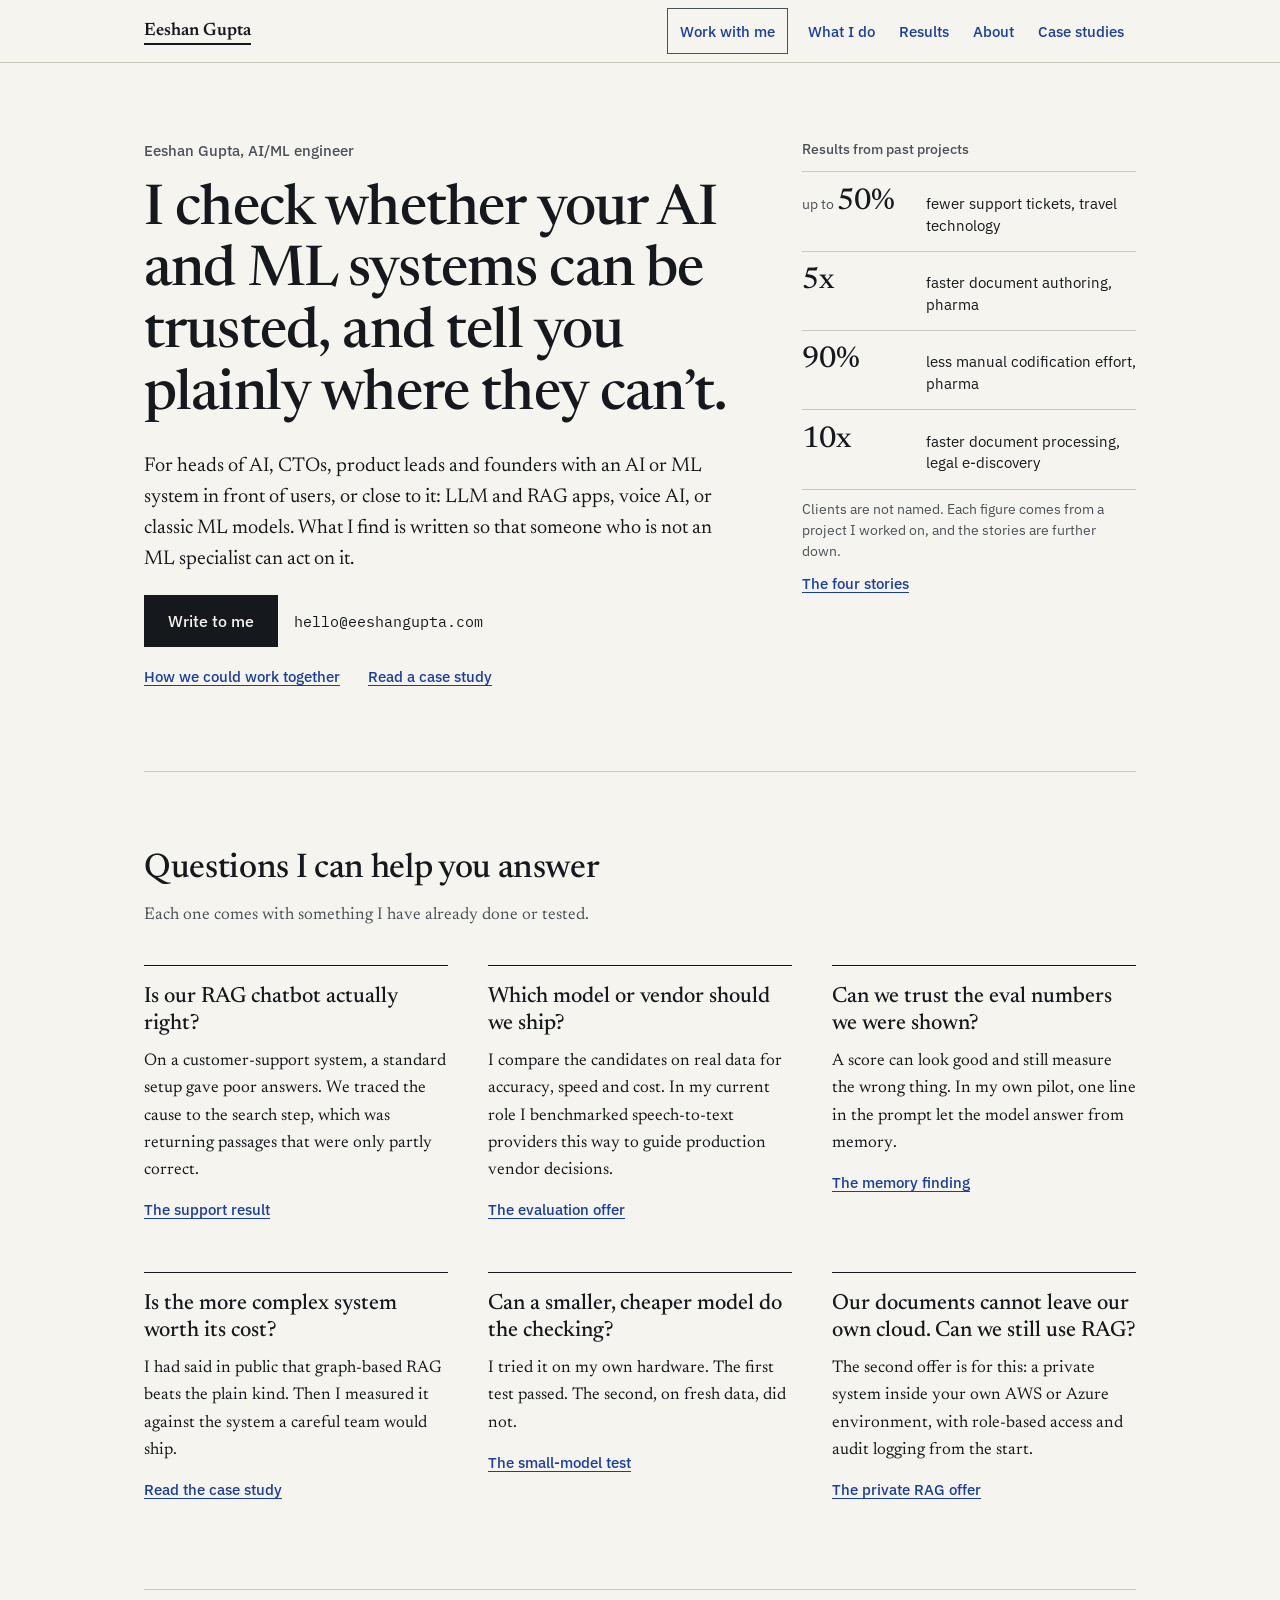
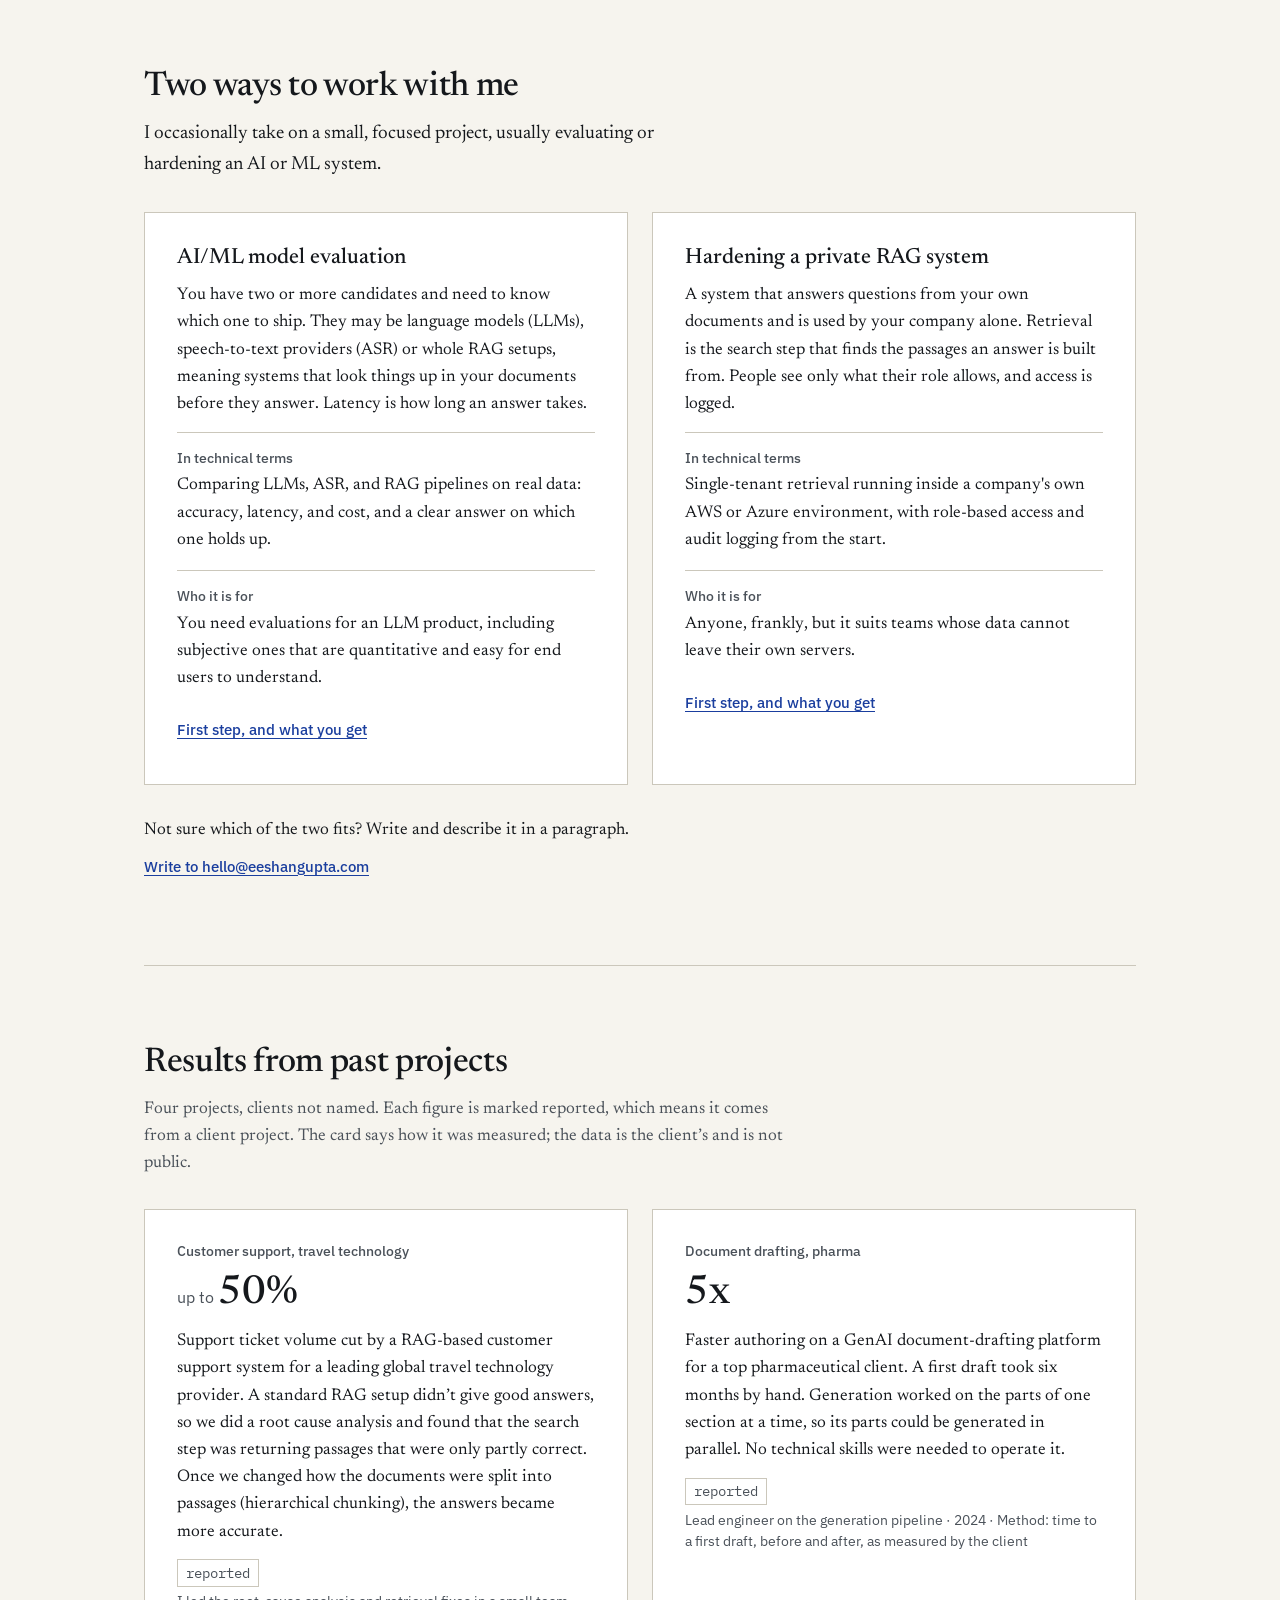
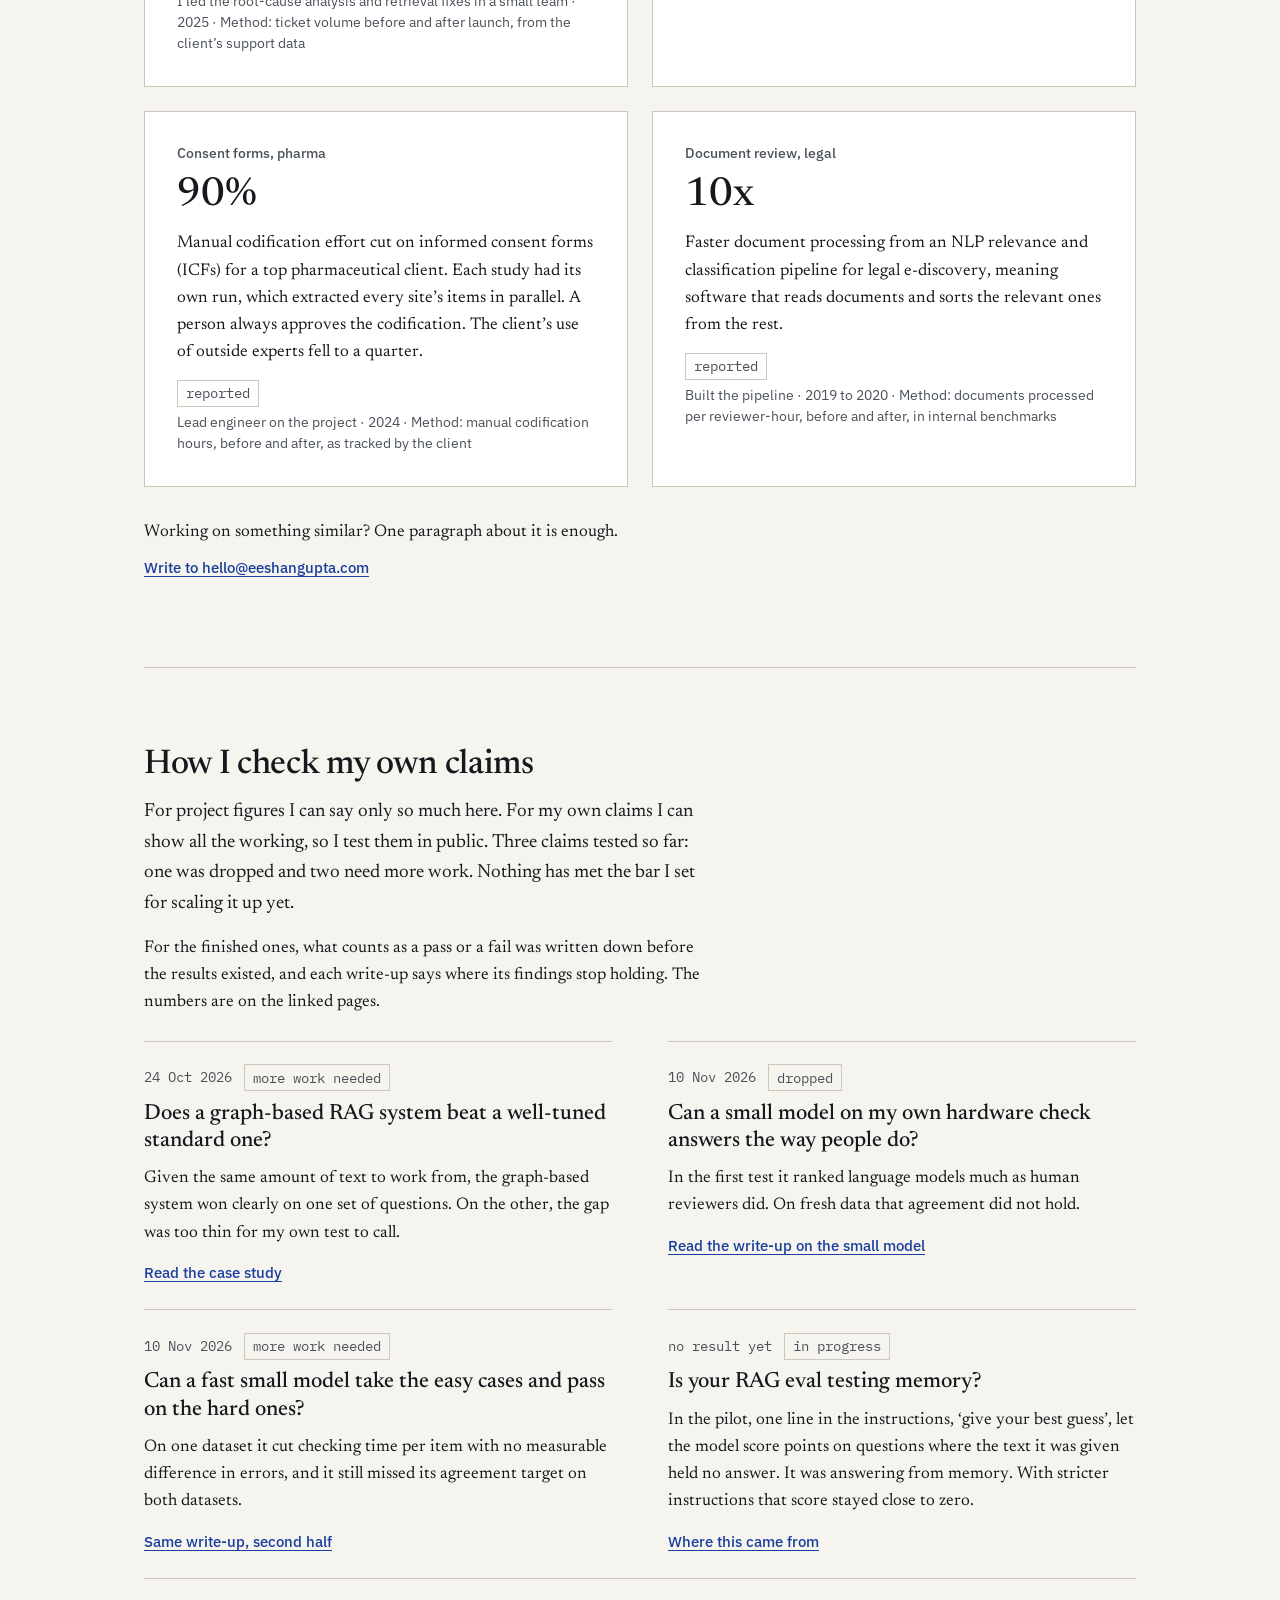
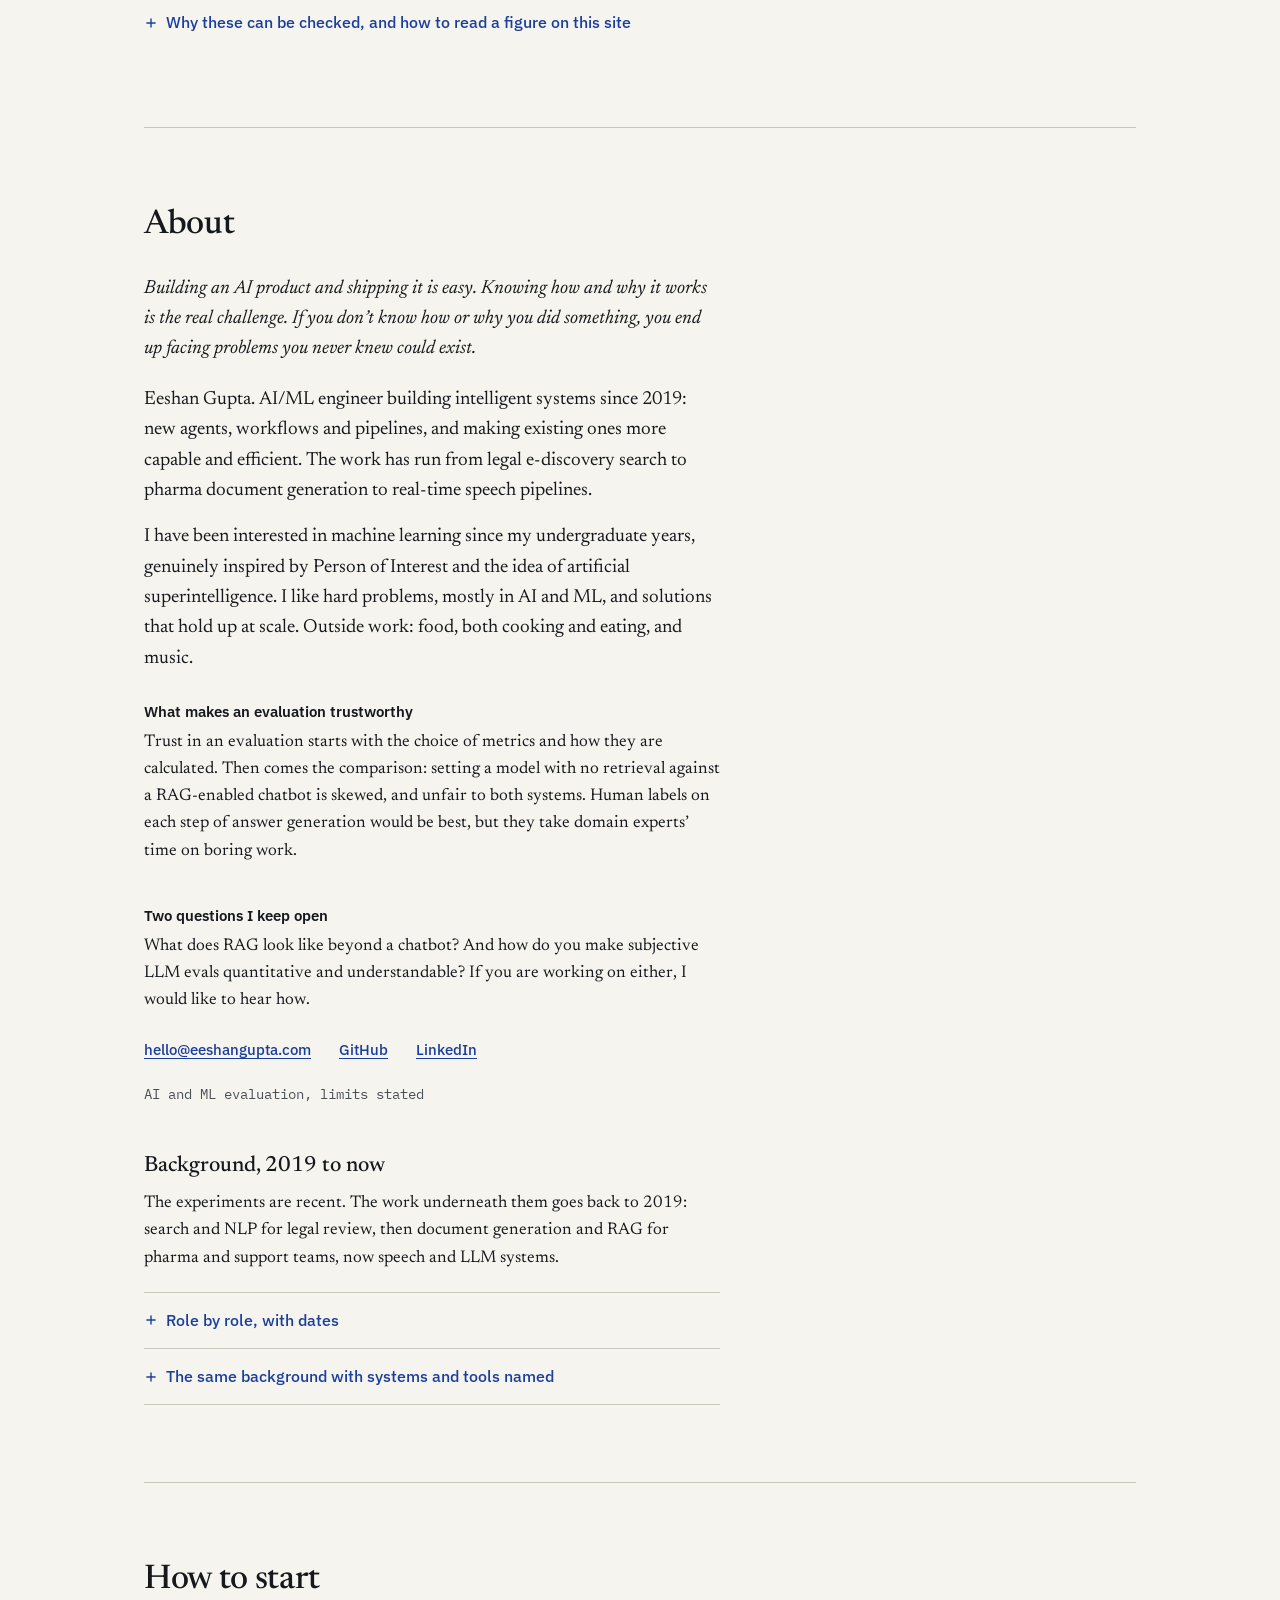
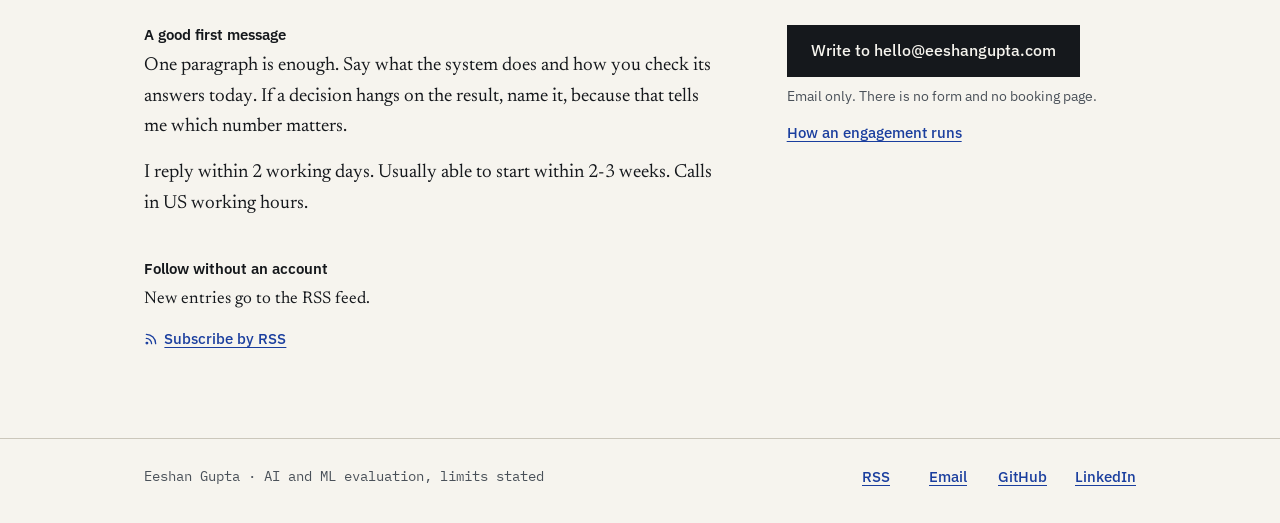
<file: index.html>
<!DOCTYPE html>
<html lang="en">
<head>
<meta charset="UTF-8">
<meta name="viewport" content="width=device-width, initial-scale=1.0">
<meta name="color-scheme" content="only light">
<script src="/script.js"></script>
<title>Eeshan Gupta — AI Engineer</title>
<meta name="description" content="Eeshan Gupta — AI/ML engineer. Checks whether AI and ML systems can be trusted: LLM and RAG apps, voice AI and classic ML models. Writes about RAG evaluation and retrieval experiments.">
<link rel="canonical" href="https://eeshangupta.com/">
<link rel="alternate" type="application/rss+xml" title="Eeshan Gupta — Writing" href="https://eeshangupta.com/feed.xml">
<meta property="og:type" content="website">
<meta property="og:site_name" content="Eeshan Gupta">
<meta property="og:title" content="Eeshan Gupta — AI Engineer">
<meta property="og:description" content="Eeshan Gupta — AI/ML engineer. Checks whether AI and ML systems can be trusted: LLM and RAG apps, voice AI and classic ML models. Writes about RAG evaluation and retrieval experiments.">
<meta property="og:url" content="https://eeshangupta.com/">
<meta property="og:image" content="https://eeshangupta.com/og.png">
<meta property="og:image:width" content="1200">
<meta property="og:image:height" content="630">
<meta property="og:image:alt" content="Eeshan Gupta, AI and ML Evals">
<meta name="twitter:card" content="summary_large_image">
<meta name="twitter:title" content="Eeshan Gupta — AI Engineer">
<meta name="twitter:description" content="Eeshan Gupta — AI/ML engineer. Checks whether AI and ML systems can be trusted: LLM and RAG apps, voice AI and classic ML models. Writes about RAG evaluation and retrieval experiments.">
<meta name="twitter:image" content="https://eeshangupta.com/og.png">
<link rel="icon" href="/favicon.ico" sizes="32x32">
<link rel="icon" href="/favicon.svg" type="image/svg+xml">
<link rel="apple-touch-icon" href="/apple-touch-icon.png">
<link rel="preload" href="/fonts/newsreader-var-latin.woff2" as="font" type="font/woff2" crossorigin>
<link rel="preload" href="/fonts/ibm-plex-sans-var-latin.woff2" as="font" type="font/woff2" crossorigin>
<link rel="stylesheet" href="/styles.css">
<script type="application/ld+json">
{
  "@context": "https://schema.org",
  "@graph": [
    {
      "@type": "Person",
      "@id": "https://eeshangupta.com/#person",
      "name": "Eeshan Gupta",
      "jobTitle": "AI Engineer",
      "url": "https://eeshangupta.com/",
      "sameAs": [
        "https://www.linkedin.com/in/eeshangpt/",
        "https://github.com/eeshangpt"
      ],
      "knowsAbout": [
        "RAG",
        "LLM evaluation",
        "information retrieval",
        "voice AI"
      ]
    },
    {
      "@type": "WebSite",
      "@id": "https://eeshangupta.com/#website",
      "name": "Eeshan Gupta",
      "url": "https://eeshangupta.com/",
      "publisher": {
        "@id": "https://eeshangupta.com/#person"
      }
    }
  ]
}
</script>
</head>
<body>
<div class="o1" style="width:100%;margin:0">
<div id="top" class="o1-root" style="background:var(--bg);color:var(--ink);font-family:'Newsreader',Georgia,serif;min-height:100%;overflow-wrap:break-word">
<header style="border-bottom:1px solid var(--rule)">
 <nav aria-label="Main" style="max-width:68rem;margin:0 auto;padding:0.5rem clamp(1rem,4vw,3rem);box-sizing:border-box;display:flex;flex-wrap:wrap;align-items:center;gap:0.25rem 0.5rem">
  <a class="c-navlink" href="/" aria-current="page" style="display:inline-flex;align-items:center;min-height:44px;margin-right:auto;font:600 1.125rem/1 'Newsreader',Georgia,serif;color:var(--ink);text-decoration:none">Eeshan Gupta</a>
  <a class="c-navlink" href="/work/" style="display:inline-flex;align-items:center;min-height:44px;padding:0 0.75rem;font:500 0.9375rem/1 'IBM Plex Sans',system-ui,sans-serif;text-decoration:none;border:1px solid var(--mute);margin-left:0.5rem">Work with me</a>
  <button type="button" class="c-menubtn" aria-expanded="false" aria-controls="site-menu" style="align-items:center;min-height:44px;padding:0 0.75rem;font:500 0.9375rem/1 'IBM Plex Sans',system-ui,sans-serif;background:transparent;color:var(--ink);border:1px solid var(--mute);cursor:pointer"><span aria-hidden="true">☰</span>&nbsp;Menu</button>
  <div class="c-navgroup" id="site-menu" style="display:flex;flex-wrap:wrap;align-items:center">
   <a class="c-navlink" href="#help" style="display:inline-flex;align-items:center;min-height:44px;padding:0 0.75rem;font:500 0.9375rem/1 'IBM Plex Sans',system-ui,sans-serif;text-decoration:none">What I do</a>
   <a class="c-navlink" href="#results" style="display:inline-flex;align-items:center;min-height:44px;padding:0 0.75rem;font:500 0.9375rem/1 'IBM Plex Sans',system-ui,sans-serif;text-decoration:none">Results</a>
   <a class="c-navlink" href="#about" style="display:inline-flex;align-items:center;min-height:44px;padding:0 0.75rem;font:500 0.9375rem/1 'IBM Plex Sans',system-ui,sans-serif;text-decoration:none">About</a>
   <a class="c-navlink" href="/case-studies/" style="display:inline-flex;align-items:center;min-height:44px;padding:0 0.75rem;font:500 0.9375rem/1 'IBM Plex Sans',system-ui,sans-serif;text-decoration:none">Case studies</a>
  </div>
 </nav>
</header>

<main>

<section class="c-hero" style="max-width:68rem;margin:0 auto;padding:0 clamp(1rem,4vw,3rem);box-sizing:border-box;padding-top:clamp(2.5rem,6vw,5rem);padding-bottom:clamp(2.5rem,6vw,4.5rem)">
 <div style="display:flex;flex-wrap:wrap;gap:3rem 4.5rem;align-items:flex-start">
  <div style="flex:3 1 28rem;min-width:0">
   <p style="font:500 0.9375rem/1.4 'IBM Plex Sans',system-ui,sans-serif;color:var(--mute);margin:0 0 1.25rem 0">Eeshan Gupta, AI/ML engineer</p>
   <h1 style="font:500 clamp(2.1rem,4.6vw,3.5rem)/1.1 'Newsreader',Georgia,serif;color:var(--ink);margin:0 0 1.5rem 0;letter-spacing:-0.015em;max-width:30ch">I check whether your AI and ML systems can be trusted, and tell you plainly where they can’t.</h1>
   <p style="font:400 1.25rem/1.55 'Newsreader',Georgia,serif;color:var(--ink);margin:0 0 1.25rem 0;max-width:36rem">For heads of AI, CTOs, product leads and founders with an AI or ML system in front of users, or close to it: LLM and RAG apps, voice AI, or classic ML models. What I find is written so that someone who is not an ML specialist can act on it.</p>
   <p style="margin:0;display:flex;flex-wrap:wrap;align-items:center;gap:0.5rem 1rem">
    <a data-btn="dark" href="mailto:hello@eeshangupta.com?subject=Enquiry%20from%20eeshangupta.com" style="display:inline-flex;align-items:center;justify-content:center;min-height:52px;padding:0 1.5rem;background:var(--ink);color:var(--inv);font:500 1rem/1.2 'IBM Plex Sans',system-ui,sans-serif;text-decoration:none;box-sizing:border-box">Write to me</a>
    <span style="font:400 0.9375rem/1.4 'IBM Plex Mono',ui-monospace,monospace;color:var(--ink);user-select:all;-webkit-user-select:all">hello@eeshangupta.com</span>
   </p>
   <p style="margin:0.5rem 0 0 0;display:flex;flex-wrap:wrap;align-items:center;gap:0 1.75rem">
    <a href="/work/" style="display:inline-flex;align-items:center;min-height:44px;font:500 0.9375rem/1.3 'IBM Plex Sans',system-ui,sans-serif">How we could work together</a>
    <a href="/case-studies/" style="display:inline-flex;align-items:center;min-height:44px;font:500 0.9375rem/1.3 'IBM Plex Sans',system-ui,sans-serif">Read a case study</a>
   </p>
  </div>

  <aside aria-label="Results from past projects" style="flex:1 1 18rem;min-width:0">
   <p style="font:500 0.875rem/1.4 'IBM Plex Sans',system-ui,sans-serif;color:var(--mute);margin:0">Results from past projects</p>
   <dl style="margin:0.75rem 0 0 0;border-bottom:1px solid var(--rule)">
    <div style="display:flex;align-items:baseline;gap:1rem;padding:0.9rem 0;border-top:1px solid var(--rule)">
     <dt style="order:2;flex:1 1 0;min-width:0;font:400 0.9375rem/1.45 'IBM Plex Sans',system-ui,sans-serif;color:var(--ink)">fewer support tickets, travel technology</dt>
     <dd style="order:1;flex:0 0 6.75rem;white-space:nowrap;margin:0;font:500 1.875rem/1 'Newsreader',Georgia,serif;color:var(--ink)"><span style="font:400 0.875rem/1 'IBM Plex Sans',system-ui,sans-serif;color:var(--mute)">up to </span>50%</dd>
    </div>
    <div style="display:flex;align-items:baseline;gap:1rem;padding:0.9rem 0;border-top:1px solid var(--rule)">
     <dt style="order:2;flex:1 1 0;min-width:0;font:400 0.9375rem/1.45 'IBM Plex Sans',system-ui,sans-serif;color:var(--ink)">faster document authoring, pharma</dt>
     <dd style="order:1;flex:0 0 6.75rem;white-space:nowrap;margin:0;font:500 1.875rem/1 'Newsreader',Georgia,serif;color:var(--ink)">5x</dd>
    </div>
    <div style="display:flex;align-items:baseline;gap:1rem;padding:0.9rem 0;border-top:1px solid var(--rule)">
     <dt style="order:2;flex:1 1 0;min-width:0;font:400 0.9375rem/1.45 'IBM Plex Sans',system-ui,sans-serif;color:var(--ink)">less manual codification effort, pharma</dt>
     <dd style="order:1;flex:0 0 6.75rem;white-space:nowrap;margin:0;font:500 1.875rem/1 'Newsreader',Georgia,serif;color:var(--ink)">90%</dd>
    </div>
    <div style="display:flex;align-items:baseline;gap:1rem;padding:0.9rem 0;border-top:1px solid var(--rule)">
     <dt style="order:2;flex:1 1 0;min-width:0;font:400 0.9375rem/1.45 'IBM Plex Sans',system-ui,sans-serif;color:var(--ink)">faster document processing, legal e-discovery</dt>
     <dd style="order:1;flex:0 0 6.75rem;white-space:nowrap;margin:0;font:500 1.875rem/1 'Newsreader',Georgia,serif;color:var(--ink)">10x</dd>
    </div>
   </dl>
   <p style="font:400 0.875rem/1.5 'IBM Plex Sans',system-ui,sans-serif;color:var(--mute);margin:0.6rem 0 0 0">Clients are not named. Each figure comes from a project I worked on, and the stories are further down.</p>
   <p style="margin:0"><a href="#results" style="display:inline-flex;align-items:center;min-height:44px;font:500 0.9375rem/1.3 'IBM Plex Sans',system-ui,sans-serif">The four stories</a></p>
  </aside>
 </div>
</section>

<section id="help" style="max-width:68rem;margin:0 auto;padding:0 clamp(1rem,4vw,3rem);box-sizing:border-box">
 <div style="border-top:1px solid var(--rule);padding:clamp(3rem,6vw,5rem) 0">
  <h2 style="font:500 clamp(1.6rem,3vw,2.125rem)/1.2 'Newsreader',Georgia,serif;color:var(--ink);margin:0 0 0.75rem 0;letter-spacing:-0.01em">Questions I can help you answer</h2>
  <p style="font:400 1.0625rem/1.6 'Newsreader',Georgia,serif;color:var(--mute);margin:0 0 0.85rem 0;max-width:38rem">Each one comes with something I have already done or tested.</p>
  <div style="display:grid;grid-template-columns:repeat(auto-fit,minmax(min(100%,18rem),1fr));gap:2.5rem 2.5rem;margin-top:2.25rem">
   <div style="border-top:1px solid var(--ink);padding-top:1.1rem;min-width:0">
    <h3 style="font:500 1.375rem/1.25 'Newsreader',Georgia,serif;color:var(--ink);margin:0 0 0.6rem 0">Is our RAG chatbot actually right?</h3>
    <p style="font:400 1.0625rem/1.6 'Newsreader',Georgia,serif;color:var(--ink);margin:0 0 0.85rem 0;margin-bottom:0.25rem">On a customer-support system, a standard setup gave poor answers. We traced the cause to the search step, which was returning passages that were only partly correct.</p>
    <p style="margin:0"><a href="#results" style="display:inline-flex;align-items:center;min-height:44px;font:500 0.9375rem/1.3 'IBM Plex Sans',system-ui,sans-serif">The support result</a></p>
   </div>
   <div style="border-top:1px solid var(--ink);padding-top:1.1rem;min-width:0">
    <h3 style="font:500 1.375rem/1.25 'Newsreader',Georgia,serif;color:var(--ink);margin:0 0 0.6rem 0">Which model or vendor should we ship?</h3>
    <p style="font:400 1.0625rem/1.6 'Newsreader',Georgia,serif;color:var(--ink);margin:0 0 0.85rem 0;margin-bottom:0.25rem">I compare the candidates on real data for accuracy, speed and cost. In my current role I benchmarked speech-to-text providers this way to guide production vendor decisions.</p>
    <p style="margin:0"><a href="/work/#evaluation" style="display:inline-flex;align-items:center;min-height:44px;font:500 0.9375rem/1.3 'IBM Plex Sans',system-ui,sans-serif">The evaluation offer</a></p>
   </div>
   <div style="border-top:1px solid var(--ink);padding-top:1.1rem;min-width:0">
    <h3 style="font:500 1.375rem/1.25 'Newsreader',Georgia,serif;color:var(--ink);margin:0 0 0.6rem 0">Can we trust the eval numbers we were shown?</h3>
    <p style="font:400 1.0625rem/1.6 'Newsreader',Georgia,serif;color:var(--ink);margin:0 0 0.85rem 0;margin-bottom:0.25rem">A score can look good and still measure the wrong thing. In my own pilot, one line in the prompt let the model answer from memory.</p>
    <p style="margin:0"><a href="#proof" style="display:inline-flex;align-items:center;min-height:44px;font:500 0.9375rem/1.3 'IBM Plex Sans',system-ui,sans-serif">The memory finding</a></p>
   </div>
   <div style="border-top:1px solid var(--ink);padding-top:1.1rem;min-width:0">
    <h3 style="font:500 1.375rem/1.25 'Newsreader',Georgia,serif;color:var(--ink);margin:0 0 0.6rem 0">Is the more complex system worth its cost?</h3>
    <p style="font:400 1.0625rem/1.6 'Newsreader',Georgia,serif;color:var(--ink);margin:0 0 0.85rem 0;margin-bottom:0.25rem">I had said in public that graph-based RAG beats the plain kind. Then I measured it against the system a careful team would ship.</p>
    <p style="margin:0"><a href="/case-studies/graphrag/" style="display:inline-flex;align-items:center;min-height:44px;font:500 0.9375rem/1.3 'IBM Plex Sans',system-ui,sans-serif">Read the case study</a></p>
   </div>
   <div style="border-top:1px solid var(--ink);padding-top:1.1rem;min-width:0">
    <h3 style="font:500 1.375rem/1.25 'Newsreader',Georgia,serif;color:var(--ink);margin:0 0 0.6rem 0">Can a smaller, cheaper model do the checking?</h3>
    <p style="font:400 1.0625rem/1.6 'Newsreader',Georgia,serif;color:var(--ink);margin:0 0 0.85rem 0;margin-bottom:0.25rem">I tried it on my own hardware. The first test passed. The second, on fresh data, did not.</p>
    <p style="margin:0"><a href="#proof" style="display:inline-flex;align-items:center;min-height:44px;font:500 0.9375rem/1.3 'IBM Plex Sans',system-ui,sans-serif">The small-model test</a></p>
   </div>
   <div style="border-top:1px solid var(--ink);padding-top:1.1rem;min-width:0">
    <h3 style="font:500 1.375rem/1.25 'Newsreader',Georgia,serif;color:var(--ink);margin:0 0 0.6rem 0">Our documents cannot leave our own cloud. Can we still use RAG?</h3>
    <p style="font:400 1.0625rem/1.6 'Newsreader',Georgia,serif;color:var(--ink);margin:0 0 0.85rem 0;margin-bottom:0.25rem">The second offer is for this: a private system inside your own AWS or Azure environment, with role-based access and audit logging from the start.</p>
    <p style="margin:0"><a href="/work/#private-rag" style="display:inline-flex;align-items:center;min-height:44px;font:500 0.9375rem/1.3 'IBM Plex Sans',system-ui,sans-serif">The private RAG offer</a></p>
   </div>
  </div>
 </div>
</section>

<span id="services" class="anchor-alias"></span><section id="offers" style="max-width:68rem;margin:0 auto;padding:0 clamp(1rem,4vw,3rem);box-sizing:border-box">
 <div style="border-top:1px solid var(--rule);padding:clamp(3rem,6vw,5rem) 0">
  <h2 style="font:500 clamp(1.6rem,3vw,2.125rem)/1.2 'Newsreader',Georgia,serif;color:var(--ink);margin:0 0 0.75rem 0;letter-spacing:-0.01em">Two ways to work with me</h2>
  <p style="font:400 1.1875rem/1.6 'Newsreader',Georgia,serif;color:var(--ink);margin:0 0 1rem 0;max-width:36rem">I occasionally take on a small, focused project, usually evaluating or hardening an AI or ML system.</p>
  <div style="display:grid;grid-template-columns:repeat(auto-fit,minmax(min(100%,22rem),1fr));gap:1.5rem;margin-top:2rem">

   <article style="border:1px solid var(--rule);background:var(--panel);padding:clamp(1.25rem,3vw,2rem);box-sizing:border-box;min-width:0">
    <h3 style="font:500 1.375rem/1.25 'Newsreader',Georgia,serif;color:var(--ink);margin:0 0 0.6rem 0">AI/ML model evaluation</h3>
    <p style="font:400 1.0625rem/1.6 'Newsreader',Georgia,serif;color:var(--ink);margin:0 0 0.85rem 0;max-width:34rem">You have two or more candidates and need to know which one to ship. They may be language models (LLMs), speech-to-text providers (ASR) or whole RAG setups, meaning systems that look things up in your documents before they answer. Latency is how long an answer takes.</p>
    <dl style="margin:0.25rem 0 0 0;border-top:1px solid var(--rule);max-width:36rem">
     <dt style="font:500 0.875rem/1.4 'IBM Plex Sans',system-ui,sans-serif;color:var(--mute);margin:0;padding:1rem 0 0 0">In technical terms</dt>
     <dd style="font:400 1.0625rem/1.6 'Newsreader',Georgia,serif;color:var(--ink);margin:0;padding:0.25rem 0 1rem 0;border-bottom:1px solid var(--rule)">Comparing LLMs, ASR, and RAG pipelines on real data: accuracy, latency, and cost, and a clear answer on which one holds up.</dd>
     <dt style="font:500 0.875rem/1.4 'IBM Plex Sans',system-ui,sans-serif;color:var(--mute);margin:0;padding:1rem 0 0 0">Who it is for</dt>
     <dd style="font:400 1.0625rem/1.6 'Newsreader',Georgia,serif;color:var(--ink);margin:0;padding:0.25rem 0 1rem 0;border-bottom:1px solid var(--rule);border-bottom:0">You need evaluations for an LLM product, including subjective ones that are quantitative and easy for end users to understand.</dd>
    </dl>
    <p style="margin:0"><a href="/work/#evaluation" style="display:inline-flex;align-items:center;min-height:44px;font:500 0.9375rem/1.3 'IBM Plex Sans',system-ui,sans-serif">First step, and what you get</a></p>
   </article>

   <article style="border:1px solid var(--rule);background:var(--panel);padding:clamp(1.25rem,3vw,2rem);box-sizing:border-box;min-width:0">
    <h3 style="font:500 1.375rem/1.25 'Newsreader',Georgia,serif;color:var(--ink);margin:0 0 0.6rem 0">Hardening a private RAG system</h3>
    <p style="font:400 1.0625rem/1.6 'Newsreader',Georgia,serif;color:var(--ink);margin:0 0 0.85rem 0;max-width:34rem">A system that answers questions from your own documents and is used by your company alone. Retrieval is the search step that finds the passages an answer is built from. People see only what their role allows, and access is logged.</p>
    <dl style="margin:0.25rem 0 0 0;border-top:1px solid var(--rule);max-width:36rem">
     <dt style="font:500 0.875rem/1.4 'IBM Plex Sans',system-ui,sans-serif;color:var(--mute);margin:0;padding:1rem 0 0 0">In technical terms</dt>
     <dd style="font:400 1.0625rem/1.6 'Newsreader',Georgia,serif;color:var(--ink);margin:0;padding:0.25rem 0 1rem 0;border-bottom:1px solid var(--rule)">Single-tenant retrieval running inside a company's own AWS or Azure environment, with role-based access and audit logging from the start.</dd>
     <dt style="font:500 0.875rem/1.4 'IBM Plex Sans',system-ui,sans-serif;color:var(--mute);margin:0;padding:1rem 0 0 0">Who it is for</dt>
     <dd style="font:400 1.0625rem/1.6 'Newsreader',Georgia,serif;color:var(--ink);margin:0;padding:0.25rem 0 1rem 0;border-bottom:1px solid var(--rule);border-bottom:0">Anyone, frankly, but it suits teams whose data cannot leave their own servers.</dd>
    </dl>
    <p style="margin:0"><a href="/work/#private-rag" style="display:inline-flex;align-items:center;min-height:44px;font:500 0.9375rem/1.3 'IBM Plex Sans',system-ui,sans-serif">First step, and what you get</a></p>
   </article>
  </div>
  <div style="margin-top:2rem;max-width:36rem">
   <p style="font:400 1.0625rem/1.6 'Newsreader',Georgia,serif;color:var(--ink);margin:0 0 0.85rem 0;margin-bottom:0">Not sure which of the two fits? Write and describe it in a paragraph.</p>
   <p style="margin:0"><a href="mailto:hello@eeshangupta.com?subject=Enquiry%20from%20eeshangupta.com" style="display:inline-flex;align-items:center;min-height:44px;font:500 0.9375rem/1.3 'IBM Plex Sans',system-ui,sans-serif">Write to hello@eeshangupta.com</a></p>
  </div>
 </div>
</section>

<section id="results" style="max-width:68rem;margin:0 auto;padding:0 clamp(1rem,4vw,3rem);box-sizing:border-box">
 <div style="border-top:1px solid var(--rule);padding:clamp(3rem,6vw,5rem) 0">
  <h2 style="font:500 clamp(1.6rem,3vw,2.125rem)/1.2 'Newsreader',Georgia,serif;color:var(--ink);margin:0 0 0.75rem 0;letter-spacing:-0.01em">Results from past projects</h2>
  <p style="font:400 1.0625rem/1.6 'Newsreader',Georgia,serif;color:var(--mute);margin:0 0 0.85rem 0;max-width:40rem">Four projects, clients not named. Each figure is marked reported, which means it comes from a client project. The card says how it was measured; the data is the client’s and is not public.</p>
  <p class="c-stories-btn" style="margin:1.25rem 0 0 0;border-top:1px solid var(--rule);border-bottom:1px solid var(--rule)"><button type="button" data-stories-toggle aria-expanded="false" aria-controls="stories" style="width:100%;min-height:44px;display:flex;align-items:center;gap:0.5rem;font:500 1rem/1.3 'IBM Plex Sans',system-ui,sans-serif;color:var(--link);background:transparent;border:0;padding:0.35rem 0;cursor:pointer;text-align:left"><svg class="c-ico-plus" width="14" height="14" viewBox="0 0 24 24" fill="none" stroke="currentColor" stroke-width="2.4" stroke-linecap="round" aria-hidden="true" style="flex:none"><path d="M5 12h14"></path><path d="M12 5v14"></path></svg><svg class="c-ico-minus" width="14" height="14" viewBox="0 0 24 24" fill="none" stroke="currentColor" stroke-width="2.4" stroke-linecap="round" aria-hidden="true" style="flex:none"><path d="M5 12h14"></path></svg><span>The story behind each result</span></button></p>
  <div id="stories" class="c-stories" style="display:grid;grid-template-columns:repeat(auto-fit,minmax(min(100%,24rem),1fr));gap:1.5rem;margin-top:2rem">
   <article style="border:1px solid var(--rule);background:var(--panel);padding:clamp(1.25rem,3vw,2rem);box-sizing:border-box;min-width:0">
    <p style="font:500 0.875rem/1.4 'IBM Plex Sans',system-ui,sans-serif;color:var(--mute);margin:0;margin-bottom:0.75rem">Customer support, travel technology</p>
    <p style="font:500 2.5rem/1 'Newsreader',Georgia,serif;color:var(--ink);margin:0;margin-bottom:0.9rem"><span style="font:400 1rem/1 'IBM Plex Sans',system-ui,sans-serif;color:var(--mute)">up to </span>50%</p>
    <p style="font:400 1.0625rem/1.6 'Newsreader',Georgia,serif;color:var(--ink);margin:0 0 0.85rem 0;max-width:36rem">Support ticket volume cut by a RAG-based customer support system for a leading global travel technology provider. A standard RAG setup didn’t give good answers, so we did a root cause analysis and found that the search step was returning passages that were only partly correct. Once we changed how the documents were split into passages (hierarchical chunking), the answers became more accurate.</p>
    <p style="margin:0;display:flex;flex-wrap:wrap;align-items:center;gap:0.3rem 0.5rem"><span style="display:inline-block;font:400 0.875rem/1 'IBM Plex Mono',ui-monospace,monospace;color:var(--mute);border:1px solid var(--rule);padding:0.35rem 0.5rem">reported</span><span style="font:400 0.875rem/1.5 'IBM Plex Sans',system-ui,sans-serif;color:var(--mute)">I led the root-cause analysis and retrieval fixes in a small team · 2025 · Method: ticket volume before and after launch, from the client’s support data</span></p>
   </article>
   <article style="border:1px solid var(--rule);background:var(--panel);padding:clamp(1.25rem,3vw,2rem);box-sizing:border-box;min-width:0">
    <p style="font:500 0.875rem/1.4 'IBM Plex Sans',system-ui,sans-serif;color:var(--mute);margin:0;margin-bottom:0.75rem">Document drafting, pharma</p>
    <p style="font:500 2.5rem/1 'Newsreader',Georgia,serif;color:var(--ink);margin:0;margin-bottom:0.9rem">5x</p>
    <p style="font:400 1.0625rem/1.6 'Newsreader',Georgia,serif;color:var(--ink);margin:0 0 0.85rem 0;max-width:36rem">Faster authoring on a GenAI document-drafting platform for a top pharmaceutical client. A first draft took six months by hand. Generation worked on the parts of one section at a time, so its parts could be generated in parallel. No technical skills were needed to operate it.</p>
    <p style="margin:0;display:flex;flex-wrap:wrap;align-items:center;gap:0.3rem 0.5rem"><span style="display:inline-block;font:400 0.875rem/1 'IBM Plex Mono',ui-monospace,monospace;color:var(--mute);border:1px solid var(--rule);padding:0.35rem 0.5rem">reported</span><span style="font:400 0.875rem/1.5 'IBM Plex Sans',system-ui,sans-serif;color:var(--mute)">Lead engineer on the generation pipeline · 2024 · Method: time to a first draft, before and after, as measured by the client</span></p>
   </article>
   <article style="border:1px solid var(--rule);background:var(--panel);padding:clamp(1.25rem,3vw,2rem);box-sizing:border-box;min-width:0">
    <p style="font:500 0.875rem/1.4 'IBM Plex Sans',system-ui,sans-serif;color:var(--mute);margin:0;margin-bottom:0.75rem">Consent forms, pharma</p>
    <p style="font:500 2.5rem/1 'Newsreader',Georgia,serif;color:var(--ink);margin:0;margin-bottom:0.9rem">90%</p>
    <p style="font:400 1.0625rem/1.6 'Newsreader',Georgia,serif;color:var(--ink);margin:0 0 0.85rem 0;max-width:36rem">Manual codification effort cut on informed consent forms (ICFs) for a top pharmaceutical client. Each study had its own run, which extracted every site’s items in parallel. A person always approves the codification. The client’s use of outside experts fell to a quarter.</p>
    <p style="margin:0;display:flex;flex-wrap:wrap;align-items:center;gap:0.3rem 0.5rem"><span style="display:inline-block;font:400 0.875rem/1 'IBM Plex Mono',ui-monospace,monospace;color:var(--mute);border:1px solid var(--rule);padding:0.35rem 0.5rem">reported</span><span style="font:400 0.875rem/1.5 'IBM Plex Sans',system-ui,sans-serif;color:var(--mute)">Lead engineer on the project · 2024 · Method: manual codification hours, before and after, as tracked by the client</span></p>
   </article>
   <article style="border:1px solid var(--rule);background:var(--panel);padding:clamp(1.25rem,3vw,2rem);box-sizing:border-box;min-width:0">
    <p style="font:500 0.875rem/1.4 'IBM Plex Sans',system-ui,sans-serif;color:var(--mute);margin:0;margin-bottom:0.75rem">Document review, legal</p>
    <p style="font:500 2.5rem/1 'Newsreader',Georgia,serif;color:var(--ink);margin:0;margin-bottom:0.9rem">10x</p>
    <p style="font:400 1.0625rem/1.6 'Newsreader',Georgia,serif;color:var(--ink);margin:0 0 0.85rem 0;max-width:36rem">Faster document processing from an NLP relevance and classification pipeline for legal e-discovery, meaning software that reads documents and sorts the relevant ones from the rest.</p>
    <p style="margin:0;display:flex;flex-wrap:wrap;align-items:center;gap:0.3rem 0.5rem"><span style="display:inline-block;font:400 0.875rem/1 'IBM Plex Mono',ui-monospace,monospace;color:var(--mute);border:1px solid var(--rule);padding:0.35rem 0.5rem">reported</span><span style="font:400 0.875rem/1.5 'IBM Plex Sans',system-ui,sans-serif;color:var(--mute)">Built the pipeline · 2019 to 2020 · Method: documents processed per reviewer-hour, before and after, in internal benchmarks</span></p>
   </article>
  </div>
  <div style="margin-top:2rem;max-width:36rem">
   <p style="font:400 1.0625rem/1.6 'Newsreader',Georgia,serif;color:var(--ink);margin:0 0 0.85rem 0;margin-bottom:0">Working on something similar? One paragraph about it is enough.</p>
   <p style="margin:0"><a href="mailto:hello@eeshangupta.com?subject=Enquiry%20from%20eeshangupta.com" style="display:inline-flex;align-items:center;min-height:44px;font:500 0.9375rem/1.3 'IBM Plex Sans',system-ui,sans-serif">Write to hello@eeshangupta.com</a></p>
  </div>
 </div>
</section>

<section id="proof" style="max-width:68rem;margin:0 auto;padding:0 clamp(1rem,4vw,3rem);box-sizing:border-box">
 <div style="border-top:1px solid var(--rule);padding:clamp(3rem,6vw,5rem) 0">
  <h2 style="font:500 clamp(1.6rem,3vw,2.125rem)/1.2 'Newsreader',Georgia,serif;color:var(--ink);margin:0 0 0.75rem 0;letter-spacing:-0.01em">How I check my own claims</h2>
  <p style="font:400 1.1875rem/1.6 'Newsreader',Georgia,serif;color:var(--ink);margin:0 0 1rem 0;max-width:36rem">For project figures I can say only so much here. For my own claims I can show all the working, so I test them in public. Three claims tested so far: one was dropped and two need more work. Nothing has met the bar I set for scaling it up yet.</p>
  <p style="font:400 1.0625rem/1.6 'Newsreader',Georgia,serif;color:var(--ink);margin:0 0 0.85rem 0;max-width:36rem">For the finished ones, what counts as a pass or a fail was written down before the results existed, and each write-up says where its findings stop holding. The numbers are on the linked pages.</p>

  <ol style="list-style:none;margin:1.5rem 0 0 0;padding:0;border-bottom:1px solid var(--rule);display:grid;grid-template-columns:repeat(auto-fit,minmax(min(100%,24rem),1fr));gap:0 3.5rem">
    <li style="padding:1.4rem 0 0.9rem 0;border-top:1px solid var(--rule);min-width:0">
     <p style="margin:0 0 0.6rem 0;display:flex;flex-wrap:wrap;align-items:center;gap:0.4rem 0.75rem"><span style="font:400 0.875rem/1.5 'IBM Plex Mono',ui-monospace,monospace;color:var(--mute)">24 Oct 2026</span><span style="display:inline-block;font:400 0.875rem/1 'IBM Plex Mono',ui-monospace,monospace;color:var(--mute);border:1px solid var(--rule);padding:0.35rem 0.5rem">more work needed</span></p>
     <h3 style="font:500 1.375rem/1.25 'Newsreader',Georgia,serif;color:var(--ink);margin:0 0 0.6rem 0">Does a graph-based RAG system beat a well-tuned standard one?</h3>
     <p style="font:400 1.0625rem/1.6 'Newsreader',Georgia,serif;color:var(--ink);margin:0 0 0.85rem 0;margin-bottom:0.25rem;max-width:36rem">Given the same amount of text to work from, the graph-based system won clearly on one set of questions. On the other, the gap was too thin for my own test to call.</p>
     <p style="margin:0"><a href="/case-studies/graphrag/" style="display:inline-flex;align-items:center;min-height:44px;font:500 0.9375rem/1.3 'IBM Plex Sans',system-ui,sans-serif">Read the case study</a></p>
    </li>
    <li style="padding:1.4rem 0 0.9rem 0;border-top:1px solid var(--rule);min-width:0">
     <p style="margin:0 0 0.6rem 0;display:flex;flex-wrap:wrap;align-items:center;gap:0.4rem 0.75rem"><span style="font:400 0.875rem/1.5 'IBM Plex Mono',ui-monospace,monospace;color:var(--mute)">10 Nov 2026</span><span style="display:inline-block;font:400 0.875rem/1 'IBM Plex Mono',ui-monospace,monospace;color:var(--mute);border:1px solid var(--rule);padding:0.35rem 0.5rem">dropped</span></p>
     <h3 style="font:500 1.375rem/1.25 'Newsreader',Georgia,serif;color:var(--ink);margin:0 0 0.6rem 0">Can a small model on my own hardware check answers the way people do?</h3>
     <p style="font:400 1.0625rem/1.6 'Newsreader',Georgia,serif;color:var(--ink);margin:0 0 0.85rem 0;margin-bottom:0.25rem;max-width:36rem">In the first test it ranked language models much as human reviewers did. On fresh data that agreement did not hold.</p>
     <p style="margin:0"><a href="/writing/small-judge-fresh-data/" style="display:inline-flex;align-items:center;min-height:44px;font:500 0.9375rem/1.3 'IBM Plex Sans',system-ui,sans-serif">Read the write-up on the small model</a></p>
    </li>
    <li style="padding:1.4rem 0 0.9rem 0;border-top:1px solid var(--rule);min-width:0">
     <p style="margin:0 0 0.6rem 0;display:flex;flex-wrap:wrap;align-items:center;gap:0.4rem 0.75rem"><span style="font:400 0.875rem/1.5 'IBM Plex Mono',ui-monospace,monospace;color:var(--mute)">10 Nov 2026</span><span style="display:inline-block;font:400 0.875rem/1 'IBM Plex Mono',ui-monospace,monospace;color:var(--mute);border:1px solid var(--rule);padding:0.35rem 0.5rem">more work needed</span></p>
     <h3 style="font:500 1.375rem/1.25 'Newsreader',Georgia,serif;color:var(--ink);margin:0 0 0.6rem 0">Can a fast small model take the easy cases and pass on the hard ones?</h3>
     <p style="font:400 1.0625rem/1.6 'Newsreader',Georgia,serif;color:var(--ink);margin:0 0 0.85rem 0;margin-bottom:0.25rem;max-width:36rem">On one dataset it cut checking time per item with no measurable difference in errors, and it still missed its agreement target on both datasets.</p>
     <p style="margin:0"><a href="/writing/small-judge-fresh-data/" style="display:inline-flex;align-items:center;min-height:44px;font:500 0.9375rem/1.3 'IBM Plex Sans',system-ui,sans-serif">Same write-up, second half</a></p>
    </li>
    <li style="padding:1.4rem 0 0.9rem 0;border-top:1px solid var(--rule);min-width:0">
     <p style="margin:0 0 0.6rem 0;display:flex;flex-wrap:wrap;align-items:center;gap:0.4rem 0.75rem"><span style="font:400 0.875rem/1.5 'IBM Plex Mono',ui-monospace,monospace;color:var(--mute)">no result yet</span><span style="display:inline-block;font:400 0.875rem/1 'IBM Plex Mono',ui-monospace,monospace;color:var(--mute);border:1px solid var(--rule);padding:0.35rem 0.5rem">in progress</span></p>
     <h3 style="font:500 1.375rem/1.25 'Newsreader',Georgia,serif;color:var(--ink);margin:0 0 0.6rem 0">Is your RAG eval testing memory?</h3>
     <p style="font:400 1.0625rem/1.6 'Newsreader',Georgia,serif;color:var(--ink);margin:0 0 0.85rem 0;margin-bottom:0.25rem;max-width:36rem">In the pilot, one line in the instructions, ‘give your best guess’, let the model score points on questions where the text it was given held no answer. It was answering from memory. With stricter instructions that score stayed close to zero.</p>
     <p style="margin:0"><a href="/case-studies/graphrag/#detail" style="display:inline-flex;align-items:center;min-height:44px;font:500 0.9375rem/1.3 'IBM Plex Sans',system-ui,sans-serif">Where this came from</a></p>
    </li>
  </ol>

  <details style="margin-top:1rem">
   <summary style="min-height:44px;display:flex;align-items:center;gap:0.5rem;font:500 1rem/1.3 'IBM Plex Sans',system-ui,sans-serif;color:var(--link);padding:0.35rem 0"><svg width="14" height="14" viewBox="0 0 24 24" fill="none" stroke="currentColor" stroke-width="2.4" stroke-linecap="round" aria-hidden="true" style="flex:none"><path d="M5 12h14"></path><path class="c-v" d="M12 5v14"></path></svg>Why these can be checked, and how to read a figure on this site</summary>
   <div style="padding:1rem 0 0.5rem 0">
    <div style="display:flex;flex-wrap:wrap;gap:2.5rem 4.5rem">
   <div style="flex:1 1 18rem;min-width:0;max-width:36rem">
    <p style="font:500 0.875rem/1.4 'IBM Plex Sans',system-ui,sans-serif;color:var(--mute);margin:0">Why these can be checked</p>
    <h3 style="font:600 0.9375rem/1.35 'IBM Plex Sans',system-ui,sans-serif;color:var(--ink);margin:0 0 0.4rem 0;margin-top:1.25rem">The rule comes first</h3>
    <p style="font:400 1.0625rem/1.6 'Newsreader',Georgia,serif;color:var(--ink);margin:0 0 0.85rem 0;margin-bottom:0">What counts as a pass or a fail was committed to git before the results existed. Researchers call this pre-registration.</p>
    <h3 style="font:600 0.9375rem/1.35 'IBM Plex Sans',system-ui,sans-serif;color:var(--ink);margin:0 0 0.4rem 0;margin-top:1.25rem">Each finding says where it stops holding</h3>
    <p style="font:400 1.0625rem/1.6 'Newsreader',Georgia,serif;color:var(--ink);margin:0 0 0.85rem 0;margin-bottom:0">The two write-ups list 8 and 9 limits, including the holes in my own plan.</p>
    <h3 style="font:600 0.9375rem/1.35 'IBM Plex Sans',system-ui,sans-serif;color:var(--ink);margin:0 0 0.4rem 0;margin-top:1.25rem">The working is public</h3>
    <p style="font:400 1.0625rem/1.6 'Newsreader',Georgia,serif;color:var(--ink);margin:0 0 0.85rem 0;margin-bottom:0">Code and the history of each plan are on GitHub: <a href="https://github.com/eeshangpt/graphrag-vs-tuned-hybrid">graphrag-vs-tuned-hybrid</a> and <a href="https://github.com/eeshangpt/judge-bench">judge-bench</a>.</p>
    <h3 style="font:600 0.9375rem/1.35 'IBM Plex Sans',system-ui,sans-serif;color:var(--ink);margin:0 0 0.4rem 0;margin-top:1.25rem">A second model reviews it</h3>
    <p style="font:400 1.0625rem/1.6 'Newsreader',Georgia,serif;color:var(--ink);margin:0 0 0.85rem 0;margin-bottom:0">A model from a different family audited the GraphRAG analysis. It returned two corrections, both valid and fixed.</p>
   </div>
   <div style="flex:1 1 18rem;min-width:0;max-width:36rem">
    <h3 style="font:600 0.9375rem/1.35 'IBM Plex Sans',system-ui,sans-serif;color:var(--ink);margin:0 0 0.4rem 0">How to read a figure on this site</h3>
    <dl style="margin:0">
     <dt style="padding:0.9rem 0 0.3rem 0"><span style="display:inline-block;font:400 0.875rem/1 'IBM Plex Mono',ui-monospace,monospace;color:var(--mute);border:1px solid var(--rule);padding:0.35rem 0.5rem">pre-registered</span></dt>
     <dd style="font:400 1.0625rem/1.6 'Newsreader',Georgia,serif;color:var(--ink);margin:0;padding:0.25rem 0 1rem 0;border-bottom:1px solid var(--rule);padding-top:0.2rem">Rules committed to git before the results existed. Code and history are public, and the limits list any hole in the plan. The experiments above sit here.</dd>
     <dt style="padding:0.9rem 0 0.3rem 0"><span style="display:inline-block;font:400 0.875rem/1 'IBM Plex Mono',ui-monospace,monospace;color:var(--mute);border:1px solid var(--rule);padding:0.35rem 0.5rem">measured</span></dt>
     <dd style="font:400 1.0625rem/1.6 'Newsreader',Georgia,serif;color:var(--ink);margin:0;padding:0.25rem 0 1rem 0;border-bottom:1px solid var(--rule);padding-top:0.2rem">Numbers from my own study, with no plan or code published on this site. The MSc thesis sits here.</dd>
     <dt style="padding:0.9rem 0 0.3rem 0"><span style="display:inline-block;font:400 0.875rem/1 'IBM Plex Mono',ui-monospace,monospace;color:var(--mute);border:1px solid var(--rule);padding:0.35rem 0.5rem">reported</span></dt>
     <dd style="font:400 1.0625rem/1.6 'Newsreader',Georgia,serif;color:var(--ink);margin:0;padding:0.25rem 0 1rem 0;border-bottom:1px solid var(--rule);padding-top:0.2rem">A figure from a client project. The card says how it was measured; the data is the client’s and is not public.</dd>
    </dl>
   </div>
   <div style="flex:1 1 18rem;min-width:0;max-width:36rem">
    <h3 style="font:600 0.9375rem/1.35 'IBM Plex Sans',system-ui,sans-serif;color:var(--ink);margin:0 0 0.4rem 0">What this site commits to</h3>
    <p style="font:400 1.0625rem/1.6 'Newsreader',Georgia,serif;color:var(--ink);margin:0 0 0.85rem 0">From here on, a claim goes on this site only with its rule and its limits.</p>
    <p style="font:400 1.0625rem/1.6 'Newsreader',Georgia,serif;color:var(--ink);margin:0 0 0.85rem 0">When an entry changes after publication, the change is dated and listed here, and the old number stays visible on the entry.</p>
   </div>
    </div>
   </div>
  </details>
 </div>
</section>

<section id="about" style="max-width:68rem;margin:0 auto;padding:0 clamp(1rem,4vw,3rem);box-sizing:border-box">
 <div style="border-top:1px solid var(--rule);padding:clamp(3rem,6vw,5rem) 0">
  <h2 style="font:500 clamp(1.6rem,3vw,2.125rem)/1.2 'Newsreader',Georgia,serif;color:var(--ink);margin:0 0 0.75rem 0;letter-spacing:-0.01em">About</h2>
  <div style="display:flex;flex-wrap:wrap;gap:2.5rem 3.5rem;margin-top:1.75rem;align-items:flex-start">
   <div style="flex:1 1 22rem;min-width:0;max-width:36rem">
    <p style="font:400 italic 1.1875rem/1.6 'Newsreader',Georgia,serif;color:var(--ink);margin:0 0 1.25rem 0">Building an AI product and shipping it is easy. Knowing how and why it works is the real challenge. If you don’t know how or why you did something, you end up facing problems you never knew could exist.</p>
    <p style="font:400 1.1875rem/1.6 'Newsreader',Georgia,serif;color:var(--ink);margin:0 0 1rem 0">Eeshan Gupta. AI/ML engineer building intelligent systems since 2019: new agents, workflows and pipelines, and making existing ones more capable and efficient. The work has run from legal e-discovery search to pharma document generation to real-time speech pipelines.</p>
    <p style="font:400 1.1875rem/1.6 'Newsreader',Georgia,serif;color:var(--ink);margin:0 0 1.75rem 0">I have been interested in machine learning since my undergraduate years, genuinely inspired by Person of Interest and the idea of artificial superintelligence. I like hard problems, mostly in AI and ML, and solutions that hold up at scale. Outside work: food, both cooking and eating, and music.</p>

    <h3 style="font:600 0.9375rem/1.35 'IBM Plex Sans',system-ui,sans-serif;color:var(--ink);margin:0 0 0.4rem 0">What makes an evaluation trustworthy</h3>
    <p style="font:400 1.0625rem/1.6 'Newsreader',Georgia,serif;color:var(--ink);margin:0 0 0.85rem 0">Trust in an evaluation starts with the choice of metrics and how they are calculated. Then comes the comparison: setting a model with no retrieval against a RAG-enabled chatbot is skewed, and unfair to both systems. Human labels on each step of answer generation would be best, but they take domain experts’ time on boring work.</p>

    <span id="questions" class="anchor-alias"></span><h3 style="font:600 0.9375rem/1.35 'IBM Plex Sans',system-ui,sans-serif;color:var(--ink);margin:0 0 0.4rem 0;margin-top:1.75rem">Two questions I keep open</h3>
    <p style="font:400 1.0625rem/1.6 'Newsreader',Georgia,serif;color:var(--ink);margin:0 0 0.85rem 0">What does RAG look like beyond a chatbot? And how do you make subjective LLM evals quantitative and understandable? If you are working on either, I would like to hear how.</p>

    <p style="margin:0;display:flex;flex-wrap:wrap;gap:0 1.75rem;margin-top:0.75rem">
     <a href="mailto:hello@eeshangupta.com" style="display:inline-flex;align-items:center;min-height:44px;font:500 0.9375rem/1.3 'IBM Plex Sans',system-ui,sans-serif">hello@eeshangupta.com</a>
     <a href="https://github.com/eeshangpt" style="display:inline-flex;align-items:center;min-height:44px;font:500 0.9375rem/1.3 'IBM Plex Sans',system-ui,sans-serif">GitHub</a>
     <a href="https://www.linkedin.com/in/eeshangpt/" style="display:inline-flex;align-items:center;min-height:44px;font:500 0.9375rem/1.3 'IBM Plex Sans',system-ui,sans-serif">LinkedIn</a>
    </p>
    <p style="font:400 0.875rem/1.5 'IBM Plex Mono',ui-monospace,monospace;color:var(--mute);margin:0.75rem 0 0 0">AI and ML evaluation, limits stated</p>
  <div id="background" style="margin-top:3rem">
   <h3 style="font:500 1.375rem/1.25 'Newsreader',Georgia,serif;color:var(--ink);margin:0 0 0.6rem 0">Background, 2019 to now</h3>
   <p style="font:400 1.0625rem/1.6 'Newsreader',Georgia,serif;color:var(--ink);margin:0 0 0.85rem 0;max-width:36rem">The experiments are recent. The work underneath them goes back to 2019: search and NLP for legal review, then document generation and RAG for pharma and support teams, now speech and LLM systems.</p>
  <div style="border-bottom:1px solid var(--rule);margin-top:1.25rem">
  <details style="border-top:1px solid var(--rule)">
   <summary style="min-height:44px;display:flex;align-items:center;gap:0.5rem;font:500 1rem/1.3 'IBM Plex Sans',system-ui,sans-serif;color:var(--link);padding:0.35rem 0"><svg width="14" height="14" viewBox="0 0 24 24" fill="none" stroke="currentColor" stroke-width="2.4" stroke-linecap="round" aria-hidden="true" style="flex:none"><path d="M5 12h14"></path><path class="c-v" d="M12 5v14"></path></svg>Role by role, with dates</summary>
  <ol style="list-style:none;margin:0.5rem 0 1rem 0;padding:0">
   <li style="display:flex;flex-wrap:wrap;gap:0.5rem 2.5rem;padding:1.6rem 0;border-top:1px solid var(--rule)">
    <div style="flex:1 1 10rem;min-width:0"><p style="font:400 0.875rem/1.5 'IBM Plex Mono',ui-monospace,monospace;color:var(--mute);color:var(--ink);margin:0">Feb 2026 to present</p></div>
    <div style="flex:4 1 24rem;min-width:0;max-width:36rem">
     <h4 style="font:500 1.375rem/1.25 'Newsreader',Georgia,serif;color:var(--ink);margin:0 0 0.6rem 0">AI Engineer, CitNOW Group</h4>
     <p style="font:400 1.0625rem/1.6 'Newsreader',Georgia,serif;color:var(--ink);margin:0 0 0.85rem 0;margin-bottom:0">Speech and LLM systems. Shipped a call-summarization plugin and a production speech-to-text plugin for real-time call transcription. Benchmarked speech-to-text providers on accuracy, latency, and cost to guide production vendor decisions.</p>
    </div>
   </li>
   <li style="display:flex;flex-wrap:wrap;gap:0.5rem 2.5rem;padding:1.6rem 0;border-top:1px solid var(--rule)">
    <div style="flex:1 1 10rem;min-width:0"><p style="font:400 0.875rem/1.5 'IBM Plex Mono',ui-monospace,monospace;color:var(--mute);color:var(--ink);margin:0">Feb 2025 to Jan 2026</p></div>
    <div style="flex:4 1 24rem;min-width:0;max-width:36rem">
     <h4 style="font:500 1.375rem/1.25 'Newsreader',Georgia,serif;color:var(--ink);margin:0 0 0.6rem 0">Analytics Consultant, GenAI, Infogain</h4>
     <p style="font:400 1.0625rem/1.6 'Newsreader',Georgia,serif;color:var(--ink);margin:0 0 0.85rem 0;margin-bottom:0">Designed an LLM-driven packaging recommendation system for a logistics client. The customer-support result above comes from this period.</p>
    </div>
   </li>
   <li style="display:flex;flex-wrap:wrap;gap:0.5rem 2.5rem;padding:1.6rem 0;border-top:1px solid var(--rule)">
    <div style="flex:1 1 10rem;min-width:0"><p style="font:400 0.875rem/1.5 'IBM Plex Mono',ui-monospace,monospace;color:var(--mute);color:var(--ink);margin:0">2025</p></div>
    <div style="flex:4 1 24rem;min-width:0;max-width:36rem">
     <h4 style="font:500 1.375rem/1.25 'Newsreader',Georgia,serif;color:var(--ink);margin:0 0 0.6rem 0">MSc thesis, LJMU: Adaptive Personalized Reflective RAG</h4>
     <p style="font:400 1.0625rem/1.6 'Newsreader',Georgia,serif;color:var(--ink);margin:0 0 0.85rem 0;margin-bottom:0">A RAG system that picks its search strategy by how complex the question is, then reviews its own answer. The routing step classified question complexity with 88.6% accuracy, and the self-review step gave an 8–15% accuracy gain over standard RAG.</p>
     <p style="margin:0.6rem 0 0 0;display:flex;flex-wrap:wrap;align-items:center;gap:0.3rem 0.5rem"><span style="display:inline-block;font:400 0.875rem/1 'IBM Plex Mono',ui-monospace,monospace;color:var(--mute);border:1px solid var(--rule);padding:0.35rem 0.5rem">measured</span></p>
    </div>
   </li>
   <li style="display:flex;flex-wrap:wrap;gap:0.5rem 2.5rem;padding:1.6rem 0;border-top:1px solid var(--rule)">
    <div style="flex:1 1 10rem;min-width:0"><p style="font:400 0.875rem/1.5 'IBM Plex Mono',ui-monospace,monospace;color:var(--mute);color:var(--ink);margin:0">Apr 2022 to Feb 2025</p></div>
    <div style="flex:4 1 24rem;min-width:0;max-width:36rem">
     <h4 style="font:500 1.375rem/1.25 'Newsreader',Georgia,serif;color:var(--ink);margin:0 0 0.6rem 0">Decision Analytics Associate Consultant, ZS Associates</h4>
     <p style="font:400 1.0625rem/1.6 'Newsreader',Georgia,serif;color:var(--ink);margin:0 0 0.85rem 0;margin-bottom:0">Pharma and legal NLP and RAG. Both pharma results above come from this period, along with an AI-assisted patent drafting tool that cut authoring time 3x, and semantic search and RAG across legal, sales, and marketing repositories.</p>
    </div>
   </li>
   <li style="display:flex;flex-wrap:wrap;gap:0.5rem 2.5rem;padding:1.6rem 0;border-top:1px solid var(--rule)">
    <div style="flex:1 1 10rem;min-width:0"><p style="font:400 0.875rem/1.5 'IBM Plex Mono',ui-monospace,monospace;color:var(--mute);color:var(--ink);margin:0">Mar 2019 to Apr 2022</p></div>
    <div style="flex:4 1 24rem;min-width:0;max-width:36rem">
     <h4 style="font:500 1.375rem/1.25 'Newsreader',Georgia,serif;color:var(--ink);margin:0 0 0.6rem 0">Data Scientist, Casepoint LLC</h4>
     <p style="font:400 1.0625rem/1.6 'Newsreader',Georgia,serif;color:var(--ink);margin:0 0 0.85rem 0;margin-bottom:0">Legal e-discovery. Engineered the document review pipeline in the results above. Built search plugins that cut the time to fetch documents by 90% for teams reviewing millions of documents, and a reusable plugin framework that halved future build time for the engineering team.</p>
    </div>
   </li>
  </ol>
  </details>
  <details style="border-top:1px solid var(--rule)">
   <summary style="min-height:44px;display:flex;align-items:center;gap:0.5rem;font:500 1rem/1.3 'IBM Plex Sans',system-ui,sans-serif;color:var(--link);padding:0.35rem 0"><svg width="14" height="14" viewBox="0 0 24 24" fill="none" stroke="currentColor" stroke-width="2.4" stroke-linecap="round" aria-hidden="true" style="flex:none"><path d="M5 12h14"></path><path class="c-v" d="M12 5v14"></path></svg>The same background with systems and tools named</summary>
   <div style="max-width:36rem;padding:0.5rem 0 0.5rem 0">
    <p style="font:400 1.0625rem/1.6 'Newsreader',Georgia,serif;color:var(--ink);margin:0 0 0.85rem 0">CitNOW Group: a trigger-based call-summarization plugin on GPT models, and a production speech-to-text plugin for real-time call transcription using Whisper and ElevenLabs ASR. Benchmarked STT/ASR providers on accuracy, latency, and cost.</p>
    <p style="font:400 1.0625rem/1.6 'Newsreader',Georgia,serif;color:var(--ink);margin:0 0 0.85rem 0">MSc thesis: a LangGraph-orchestrated multi-agent system combining Adaptive-RAG, SELF-RAG, and PersonaRAG. The query-routing engine picked a retrieval strategy by question complexity with 88.6% classification accuracy. SELF-RAG reflection gave an 8–15% accuracy gain over standard RAG. PersonaRAG cut latency 33% and reasoning steps 19%.</p>
    <p style="font:400 1.0625rem/1.6 'Newsreader',Georgia,serif;color:var(--ink);margin:0 0 0.85rem 0">Infogain: evaluated agent frameworks (Crew.ai, Agno) to orchestrate autonomous data-analysis pipelines. On the support system, retrieval was returning chunks that were only partly correct, and hierarchical chunking made the answers more accurate.</p>
    <p style="font:400 1.0625rem/1.6 'Newsreader',Georgia,serif;color:var(--ink);margin:0 0 0.85rem 0">ZS Associates: for the consent forms, we ran an orchestrator for every study, which in turn runs multiple workers that extract each site’s items in parallel.</p>
    <p style="font:400 1.0625rem/1.6 'Newsreader',Georgia,serif;color:var(--ink);margin:0 0 0.85rem 0">Casepoint: engineered CAAL, an NLP relevance and classification pipeline. Built custom ElasticSearch plugins that cut retrieval latency 90%.</p>
    <p style="font:500 0.875rem/1.4 'IBM Plex Sans',system-ui,sans-serif;color:var(--mute);margin:0;margin-top:1.25rem">Used in a published experiment</p>
    <p style="font:400 0.875rem/1.9 'IBM Plex Mono',ui-monospace,monospace;color:var(--ink);margin:0.4rem 0 0 0">BM25 + dense via RRF · bge-reranker-base · HippoRAG 2-lite · MuSiQue · 2WikiMultiHopQA<br>MiniCheck-Flan-T5-Large · Qwen3-4B (4-bit) · RAGTruth QA · FaithBench · WiCE</p>
   </div>
  </details>
  </div>
  </div>
   </div>
  </div>
 </div>
</section>

<span id="contact" class="anchor-alias"></span><section id="start" style="max-width:68rem;margin:0 auto;padding:0 clamp(1rem,4vw,3rem);box-sizing:border-box">
 <div style="border-top:1px solid var(--rule);padding:clamp(3rem,6vw,5rem) 0">
  <h2 style="font:500 clamp(1.6rem,3vw,2.125rem)/1.2 'Newsreader',Georgia,serif;color:var(--ink);margin:0 0 0.75rem 0;letter-spacing:-0.01em">How to start</h2>
  <div style="display:flex;flex-wrap:wrap;gap:2rem 4.5rem;margin-top:1.5rem;align-items:flex-start">
   <div style="flex:2 1 24rem;min-width:0;max-width:38rem">
    <h3 style="font:600 0.9375rem/1.35 'IBM Plex Sans',system-ui,sans-serif;color:var(--ink);margin:0 0 0.4rem 0">A good first message</h3>
    <p style="font:400 1.1875rem/1.6 'Newsreader',Georgia,serif;color:var(--ink);margin:0 0 1rem 0">One paragraph is enough. Say what the system does and how you check its answers today. If a decision hangs on the result, name it, because that tells me which number matters.</p>
    <p style="font:400 1.1875rem/1.6 'Newsreader',Georgia,serif;color:var(--ink);margin:0">I reply within 2 working days. Usually able to start within 2-3 weeks. Calls in US working hours.</p>
   </div>
   <div style="flex:1 1 16rem;min-width:0">
    <a data-btn="dark" class="c-btn-full" href="mailto:hello@eeshangupta.com?subject=Enquiry%20from%20eeshangupta.com" style="display:inline-flex;align-items:center;justify-content:center;min-height:52px;padding:0 1.5rem;background:var(--ink);color:var(--inv);font:500 1rem/1.2 'IBM Plex Sans',system-ui,sans-serif;text-decoration:none;box-sizing:border-box">Write to hello@eeshangupta.com</a>
    <p style="font:400 0.875rem/1.5 'IBM Plex Sans',system-ui,sans-serif;color:var(--mute);margin:0.6rem 0 0 0">Email only. There is no form and no booking page.</p>
    <p style="margin:0.25rem 0 0 0"><a href="/work/#how" style="display:inline-flex;align-items:center;min-height:44px;font:500 0.9375rem/1.3 'IBM Plex Sans',system-ui,sans-serif">How an engagement runs</a></p>
   </div>
  </div>
  <div style="margin-top:2.5rem;max-width:38rem">
   <h3 style="font:600 0.9375rem/1.35 'IBM Plex Sans',system-ui,sans-serif;color:var(--ink);margin:0 0 0.4rem 0">Follow without an account</h3>
   <p style="font:400 1.0625rem/1.6 'Newsreader',Georgia,serif;color:var(--ink);margin:0 0 0.85rem 0;margin-bottom:0.25rem">New entries go to the RSS feed.</p>
   <p style="margin:0"><a href="/feed.xml" style="display:inline-flex;align-items:center;min-height:44px;font:500 0.9375rem/1.3 'IBM Plex Sans',system-ui,sans-serif"><svg width="14" height="14" viewBox="0 0 24 24" fill="none" stroke="currentColor" stroke-width="2.2" stroke-linecap="round" aria-hidden="true" style="margin-right:0.4rem"><path d="M4 11a9 9 0 0 1 9 9"></path><path d="M4 4a16 16 0 0 1 16 16"></path><circle cx="5" cy="19" r="1.4"></circle></svg>Subscribe by RSS</a></p>
  </div>
 </div>
</section>

</main>

<footer style="border-top:1px solid var(--rule)">
 <div style="max-width:68rem;margin:0 auto;padding:0 clamp(1rem,4vw,3rem);box-sizing:border-box;display:flex;flex-wrap:wrap;gap:0.25rem 2rem;align-items:center;justify-content:space-between;padding-top:1rem;padding-bottom:1.5rem">
  <p style="font:400 0.875rem/1.5 'IBM Plex Mono',ui-monospace,monospace;color:var(--mute);margin:0">Eeshan Gupta · AI and ML evaluation, limits stated</p>
  <p style="margin:0;display:flex;flex-wrap:wrap;gap:0 1.75rem">
   <a href="/feed.xml" style="display:inline-flex;align-items:center;justify-content:center;min-height:44px;min-width:44px;font:500 0.9375rem/1.3 'IBM Plex Sans',system-ui,sans-serif">RSS</a>
   <a href="mailto:hello@eeshangupta.com" style="display:inline-flex;align-items:center;justify-content:center;min-height:44px;min-width:44px;font:500 0.9375rem/1.3 'IBM Plex Sans',system-ui,sans-serif">Email</a>
   <a href="https://github.com/eeshangpt" style="display:inline-flex;align-items:center;min-height:44px;font:500 0.9375rem/1.3 'IBM Plex Sans',system-ui,sans-serif">GitHub</a>
   <a href="https://www.linkedin.com/in/eeshangpt/" style="display:inline-flex;align-items:center;min-height:44px;font:500 0.9375rem/1.3 'IBM Plex Sans',system-ui,sans-serif">LinkedIn</a>
  </p>
 </div>
</footer>

</div>
</div>

<script data-goatcounter="https://eeshangpt.goatcounter.com/count" async src="https://gc.zgo.at/count.js"></script>

</body>
</html>
</file>
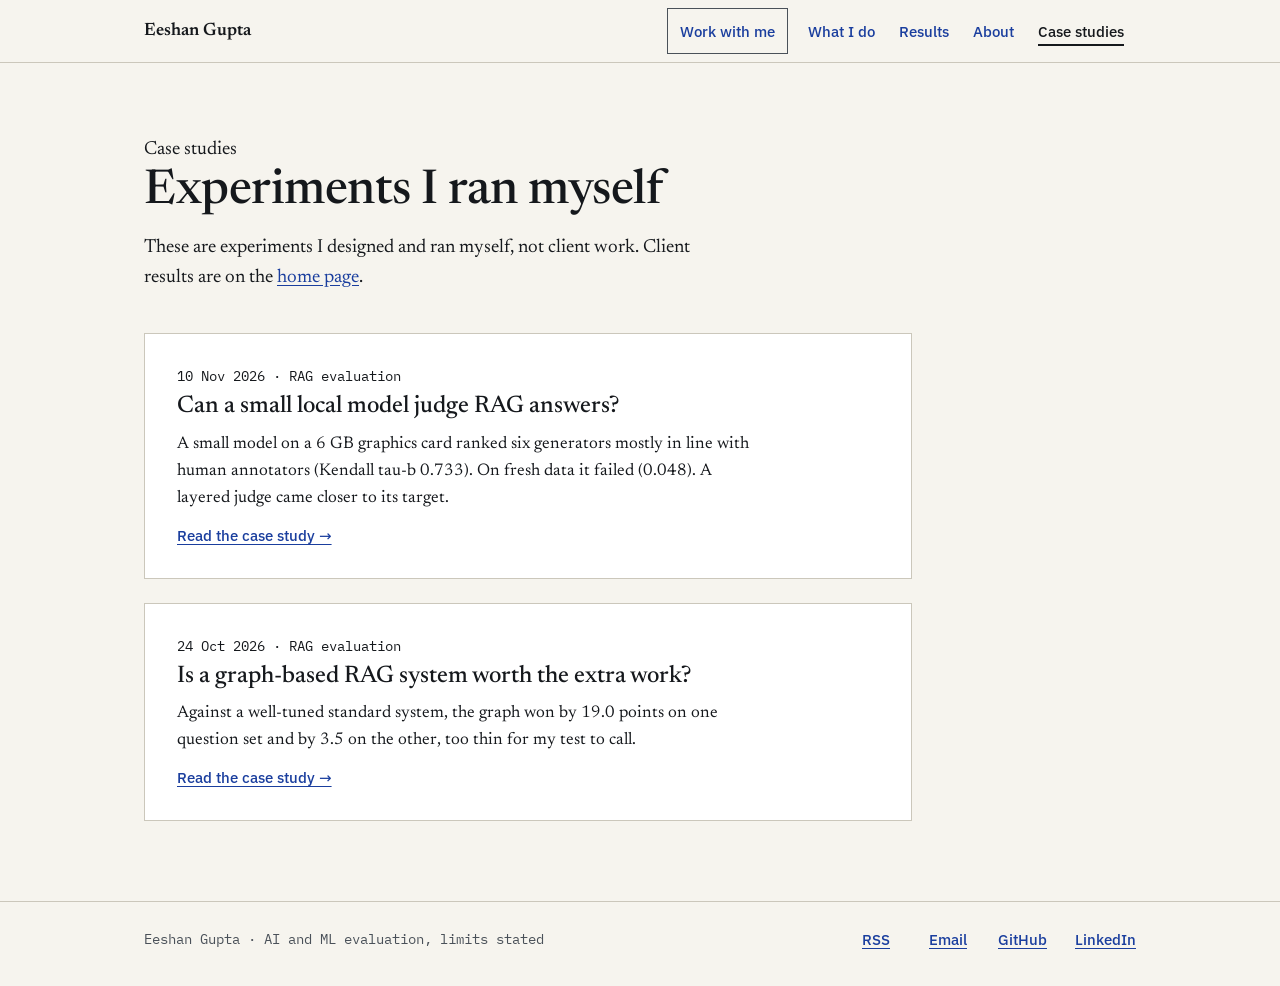
<file: case-studies/index.html>
<!DOCTYPE html>
<html lang="en">
<head>
<meta charset="UTF-8">
<meta name="viewport" content="width=device-width, initial-scale=1.0">
<meta name="color-scheme" content="only light">
<script src="/script.js"></script>
<title>Case studies — Eeshan Gupta</title>
<meta name="description" content="Short case studies of RAG evaluation experiments that Eeshan Gupta designed and ran, with the limits stated.">
<link rel="canonical" href="https://eeshangupta.com/case-studies/">
<link rel="alternate" type="application/rss+xml" title="Eeshan Gupta — Writing" href="https://eeshangupta.com/feed.xml">
<meta property="og:type" content="website">
<meta property="og:site_name" content="Eeshan Gupta">
<meta property="og:title" content="Case studies — Eeshan Gupta">
<meta property="og:description" content="Short case studies of RAG evaluation experiments that Eeshan Gupta designed and ran, with the limits stated.">
<meta property="og:url" content="https://eeshangupta.com/case-studies/">
<meta property="og:image" content="https://eeshangupta.com/og.png">
<meta property="og:image:width" content="1200">
<meta property="og:image:height" content="630">
<meta property="og:image:alt" content="Eeshan Gupta, AI and ML Evals">
<meta name="twitter:card" content="summary_large_image">
<meta name="twitter:title" content="Case studies — Eeshan Gupta">
<meta name="twitter:description" content="Short case studies of RAG evaluation experiments that Eeshan Gupta designed and ran, with the limits stated.">
<meta name="twitter:image" content="https://eeshangupta.com/og.png">
<link rel="icon" href="/favicon.ico" sizes="32x32">
<link rel="icon" href="/favicon.svg" type="image/svg+xml">
<link rel="apple-touch-icon" href="/apple-touch-icon.png">
<link rel="preload" href="/fonts/newsreader-var-latin.woff2" as="font" type="font/woff2" crossorigin>
<link rel="preload" href="/fonts/ibm-plex-sans-var-latin.woff2" as="font" type="font/woff2" crossorigin>
<link rel="stylesheet" href="/styles.css">
</head>
<body>
<div class="o1" style="width:100%;margin:0">
<div class="o1-root" style="background:var(--bg);color:var(--ink);font-family:'Newsreader',Georgia,serif;min-height:100%;overflow-wrap:break-word">
<header style="border-bottom:1px solid var(--rule)">
 <nav aria-label="Main" style="max-width:68rem;margin:0 auto;padding:0.5rem clamp(1rem,4vw,3rem);box-sizing:border-box;display:flex;flex-wrap:wrap;align-items:center;gap:0.25rem 0.5rem">
  <a class="c-navlink" href="/" style="display:inline-flex;align-items:center;min-height:44px;margin-right:auto;font:600 1.125rem/1 'Newsreader',Georgia,serif;color:var(--ink);text-decoration:none">Eeshan Gupta</a>
  <a class="c-navlink" href="/work/" style="display:inline-flex;align-items:center;min-height:44px;padding:0 0.75rem;font:500 0.9375rem/1 'IBM Plex Sans',system-ui,sans-serif;text-decoration:none;border:1px solid var(--mute);margin-left:0.5rem">Work with me</a>
  <button type="button" class="c-menubtn" aria-expanded="false" aria-controls="site-menu" style="align-items:center;min-height:44px;padding:0 0.75rem;font:500 0.9375rem/1 'IBM Plex Sans',system-ui,sans-serif;background:transparent;color:var(--ink);border:1px solid var(--mute);cursor:pointer"><span aria-hidden="true">☰</span>&nbsp;Menu</button>
  <div class="c-navgroup" id="site-menu" style="display:flex;flex-wrap:wrap;align-items:center">
   <a class="c-navlink" href="/#help" style="display:inline-flex;align-items:center;min-height:44px;padding:0 0.75rem;font:500 0.9375rem/1 'IBM Plex Sans',system-ui,sans-serif;text-decoration:none">What I do</a>
   <a class="c-navlink" href="/#results" style="display:inline-flex;align-items:center;min-height:44px;padding:0 0.75rem;font:500 0.9375rem/1 'IBM Plex Sans',system-ui,sans-serif;text-decoration:none">Results</a>
   <a class="c-navlink" href="/#about" style="display:inline-flex;align-items:center;min-height:44px;padding:0 0.75rem;font:500 0.9375rem/1 'IBM Plex Sans',system-ui,sans-serif;text-decoration:none">About</a>
   <a class="c-navlink" href="/case-studies/" aria-current="page" style="display:inline-flex;align-items:center;min-height:44px;padding:0 0.75rem;font:500 0.9375rem/1 'IBM Plex Sans',system-ui,sans-serif;text-decoration:none">Case studies</a>
  </div>
 </nav>
</header>
<main>
  <div class="page-head">
    <p class="eyebrow">Case studies</p>
    <h1>Experiments I ran myself</h1>
    <p>These are experiments I designed and ran myself, not client work. Client results are on the <a href="/#results" style="color:var(--accent-text);text-decoration:underline">home page</a>.</p>
  </div>
  <ul class="post-list">
    <li>
      <a class="post-card" href="/case-studies/small-judge/">
        <p class="eyebrow">10 Nov 2026 · RAG evaluation</p>
        <h2>Can a small local model judge RAG answers?</h2>
        <p>A small model on a 6 GB graphics card ranked six generators mostly in line with human annotators (Kendall tau-b 0.733). On fresh data it failed (0.048). A layered judge came closer to its target.</p>
        <span class="more">Read the case study &rarr;</span>
      </a>
    </li>
    <li>
      <a class="post-card" href="/case-studies/graphrag/">
        <p class="eyebrow">24 Oct 2026 · RAG evaluation</p>
        <h2>Is a graph-based RAG system worth the extra work?</h2>
        <p>Against a well-tuned standard system, the graph won by 19.0 points on one question set and by 3.5 on the other, too thin for my test to call.</p>
        <span class="more">Read the case study &rarr;</span>
      </a>
    </li>
  </ul>
</main>
<footer style="border-top:1px solid var(--rule)">
 <div style="max-width:68rem;margin:0 auto;padding:0 clamp(1rem,4vw,3rem);box-sizing:border-box;display:flex;flex-wrap:wrap;gap:0.25rem 2rem;align-items:center;justify-content:space-between;padding-top:1rem;padding-bottom:1.5rem">
  <p style="font:400 0.875rem/1.5 'IBM Plex Mono',ui-monospace,monospace;color:var(--mute);margin:0">Eeshan Gupta · AI and ML evaluation, limits stated</p>
  <p style="margin:0;display:flex;flex-wrap:wrap;gap:0 1.75rem">
   <a href="/feed.xml" style="display:inline-flex;align-items:center;justify-content:center;min-height:44px;min-width:44px;font:500 0.9375rem/1.3 'IBM Plex Sans',system-ui,sans-serif">RSS</a>
   <a href="mailto:hello@eeshangupta.com" style="display:inline-flex;align-items:center;justify-content:center;min-height:44px;min-width:44px;font:500 0.9375rem/1.3 'IBM Plex Sans',system-ui,sans-serif">Email</a>
   <a href="https://github.com/eeshangpt" style="display:inline-flex;align-items:center;min-height:44px;font:500 0.9375rem/1.3 'IBM Plex Sans',system-ui,sans-serif">GitHub</a>
   <a href="https://www.linkedin.com/in/eeshangpt/" style="display:inline-flex;align-items:center;min-height:44px;font:500 0.9375rem/1.3 'IBM Plex Sans',system-ui,sans-serif">LinkedIn</a>
  </p>
 </div>
</footer>
</div>
</div>

<script data-goatcounter="https://eeshangpt.goatcounter.com/count" async src="https://gc.zgo.at/count.js"></script>

</body>
</html>
</file>
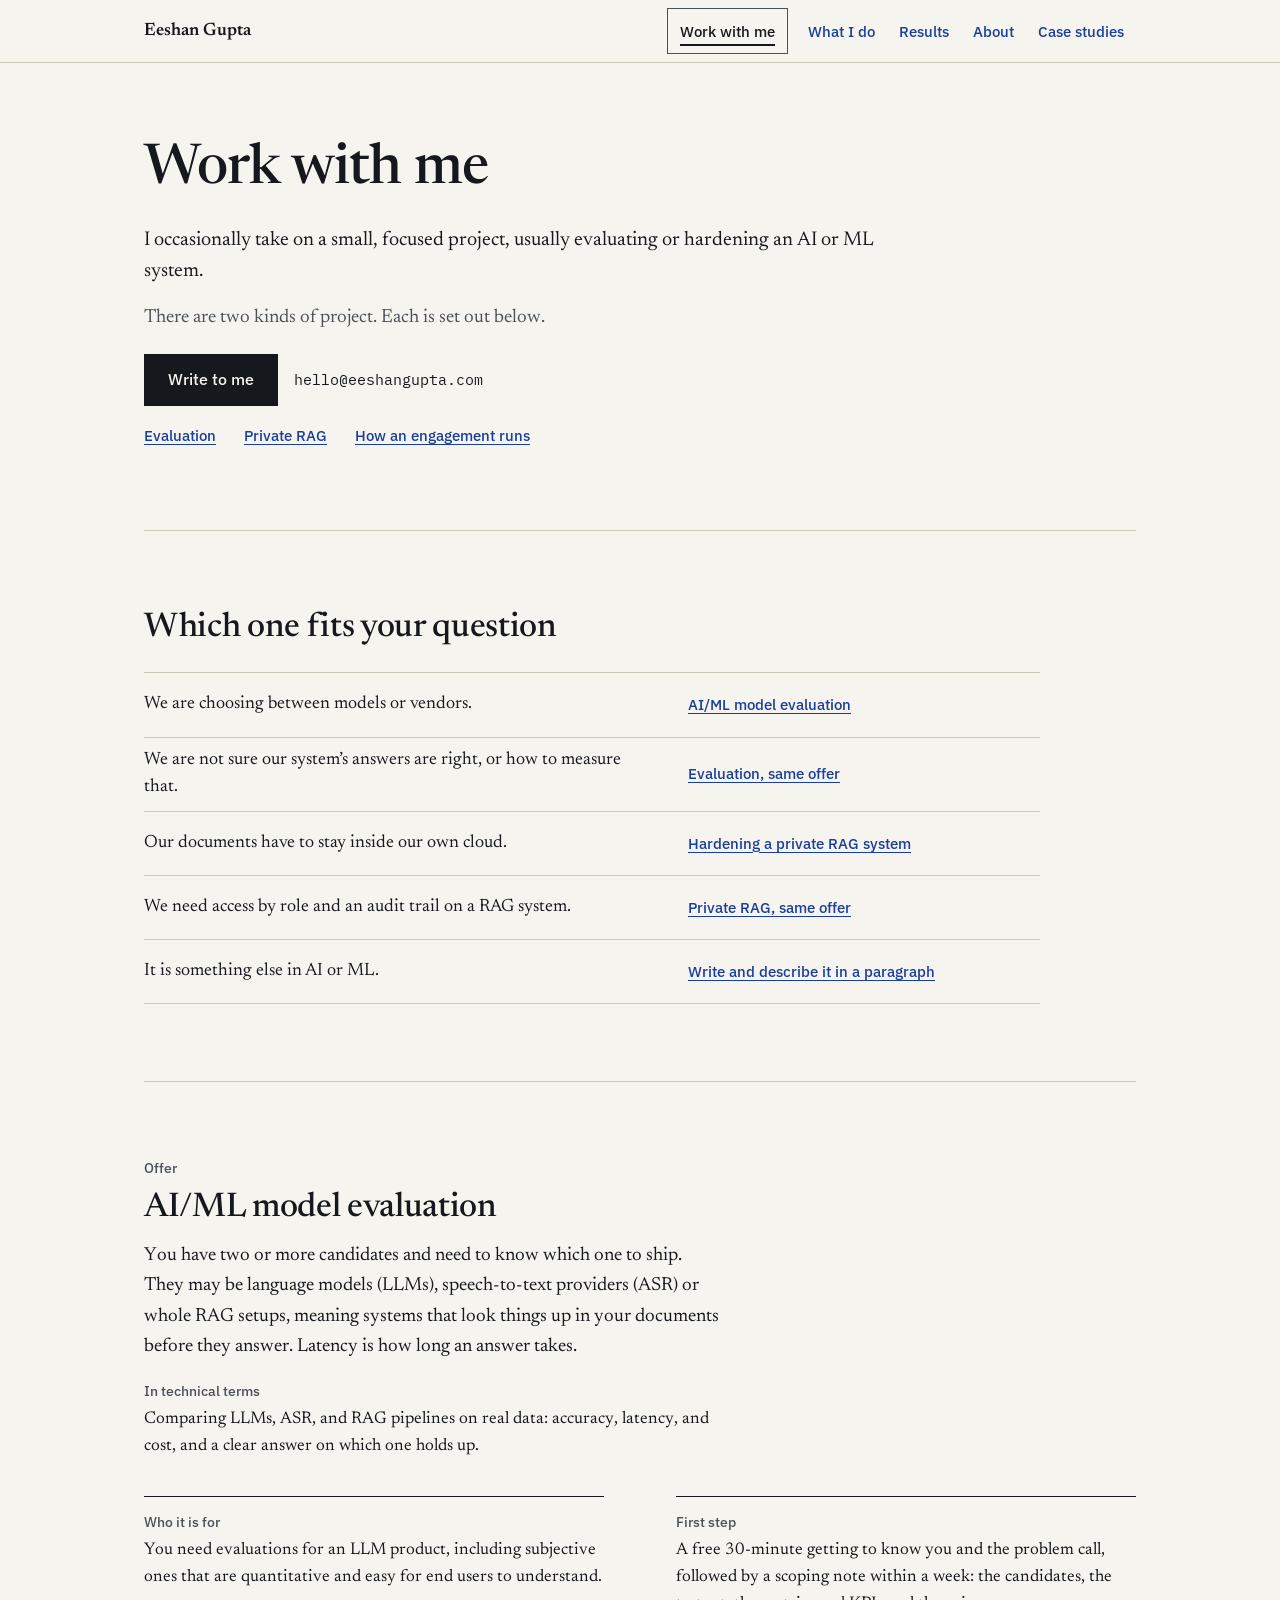
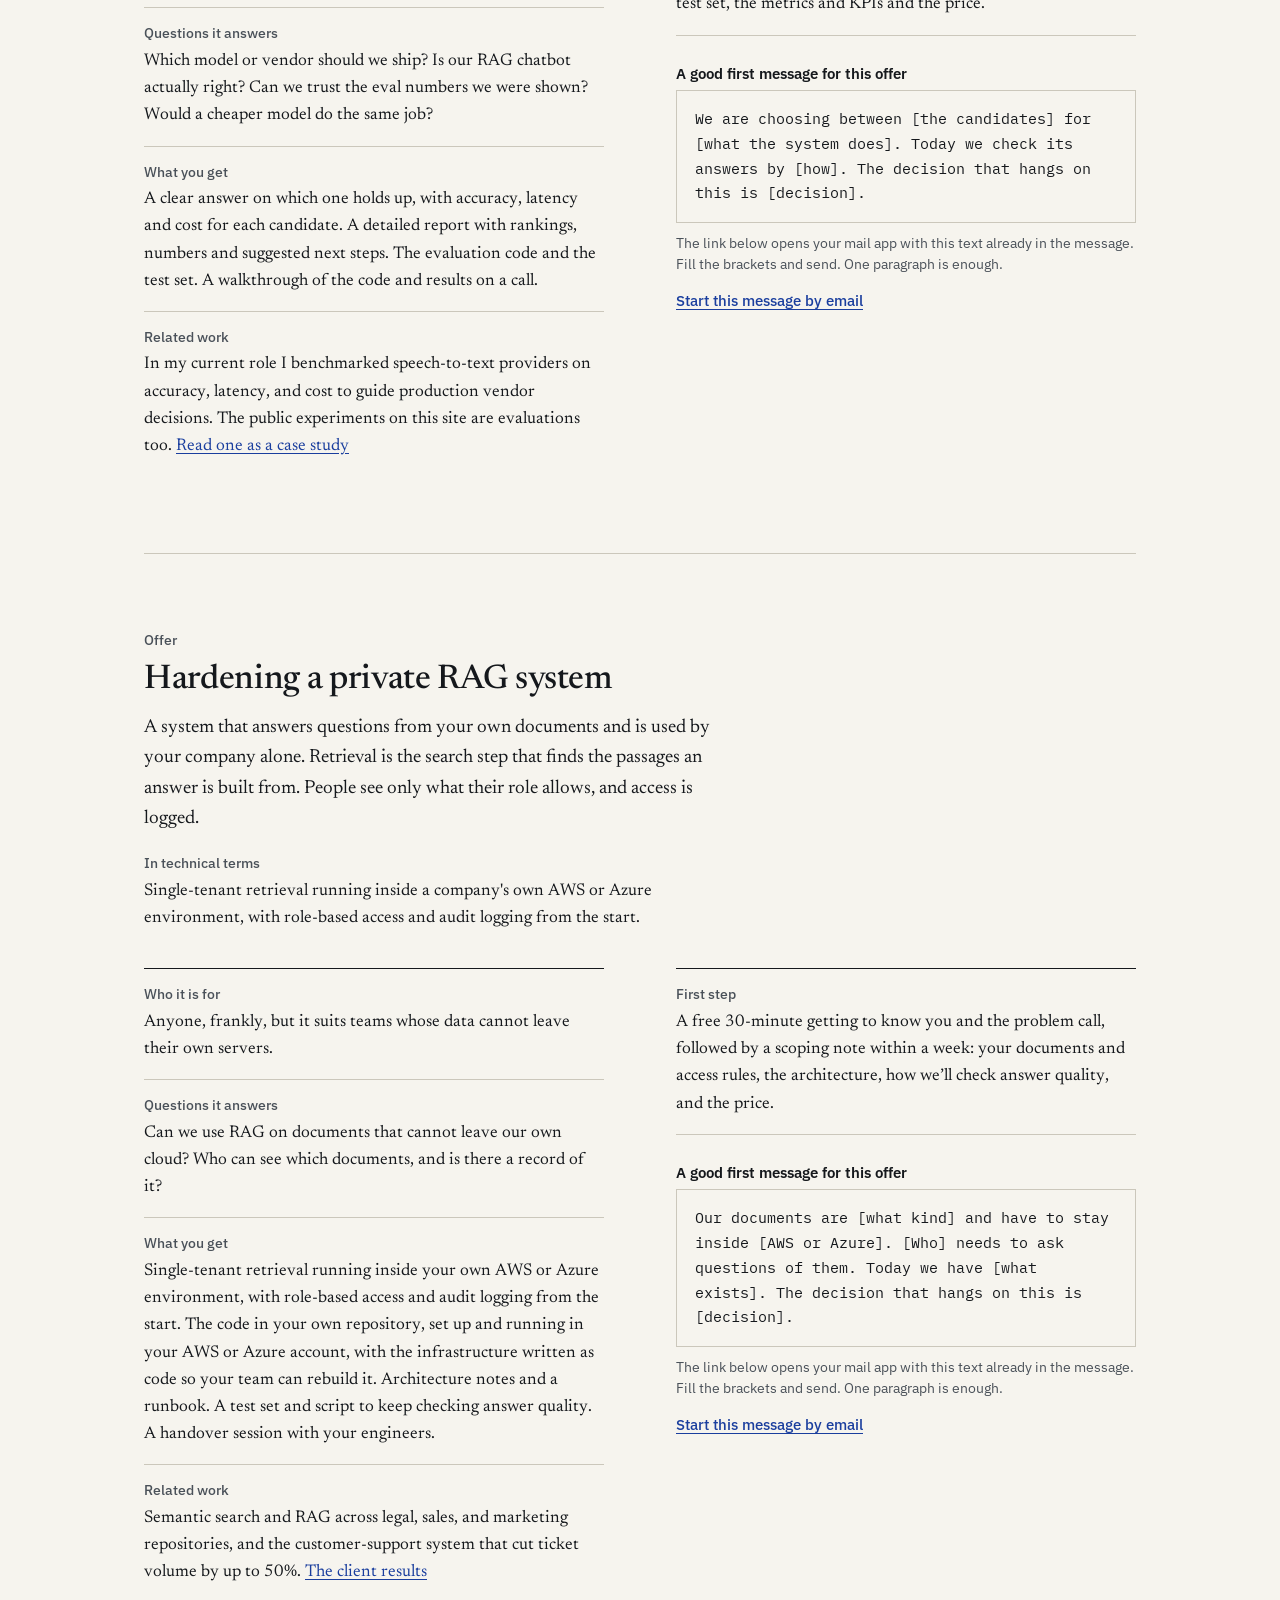
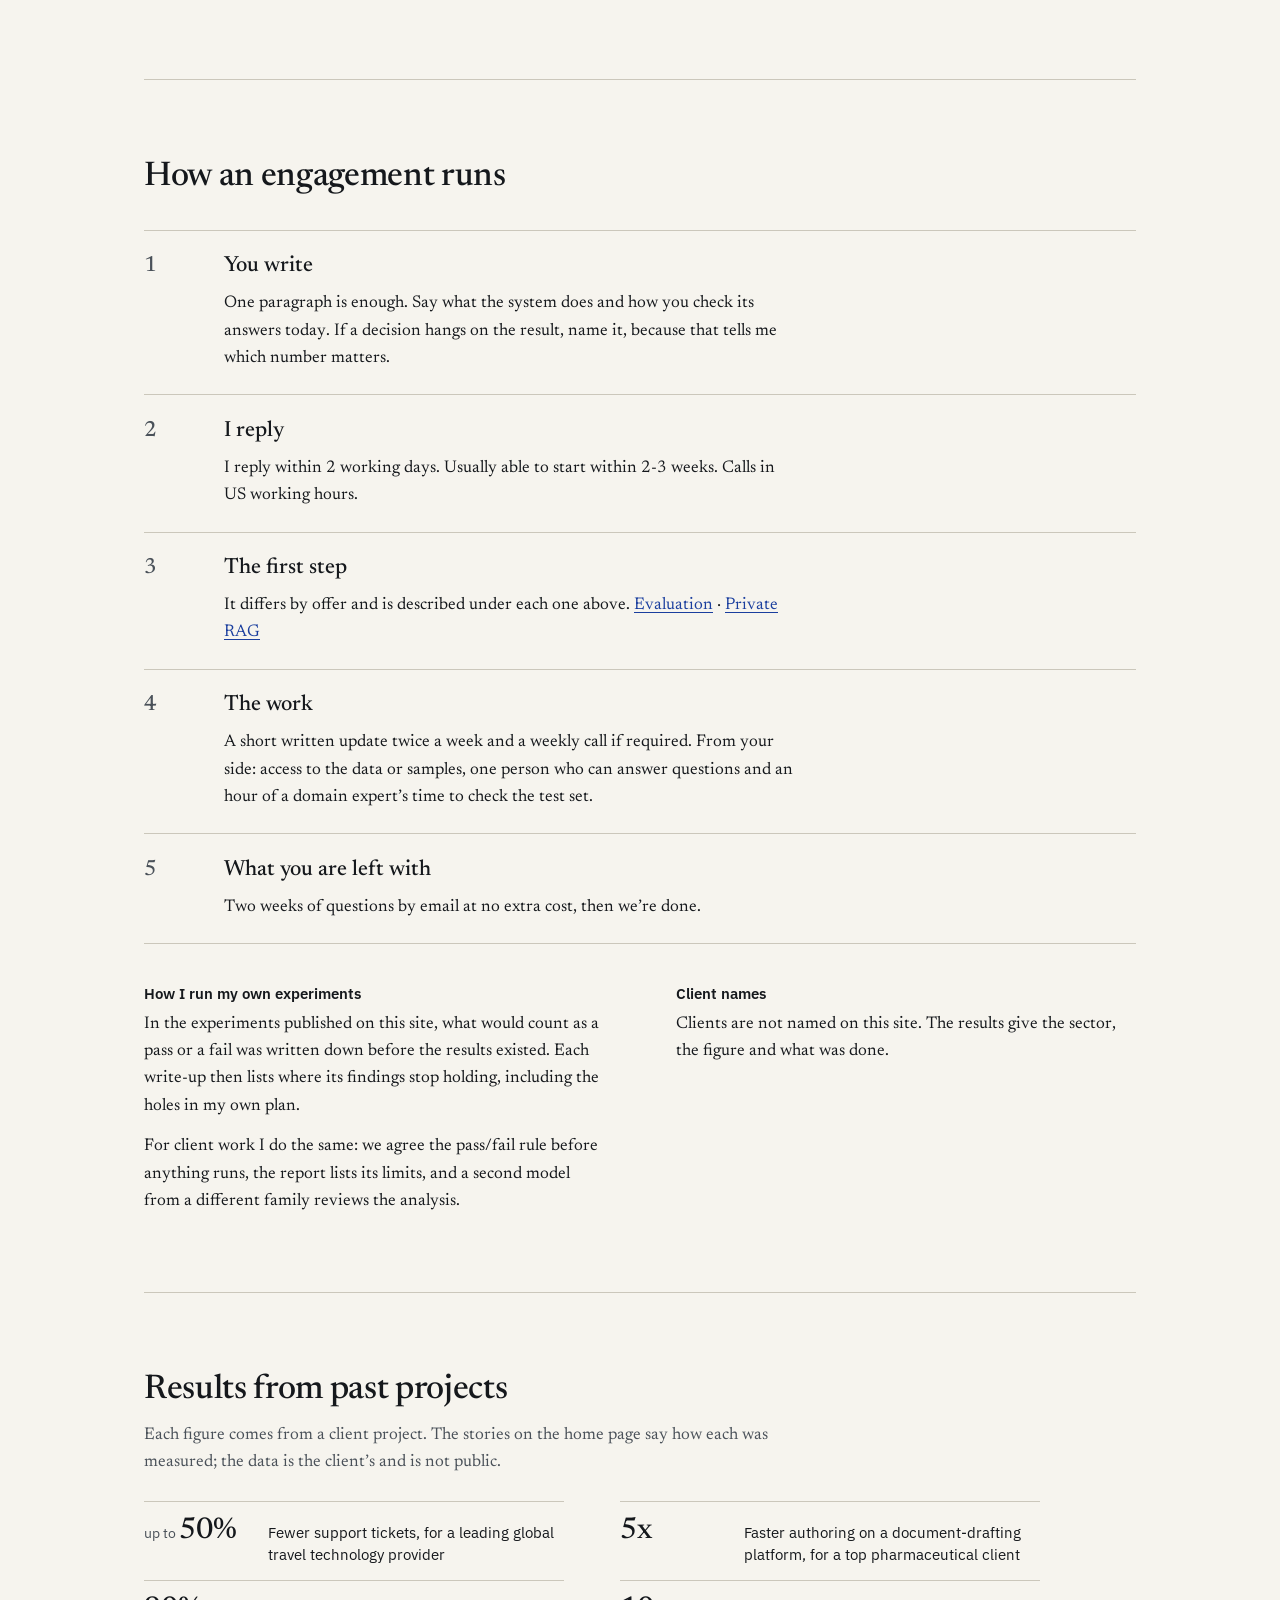
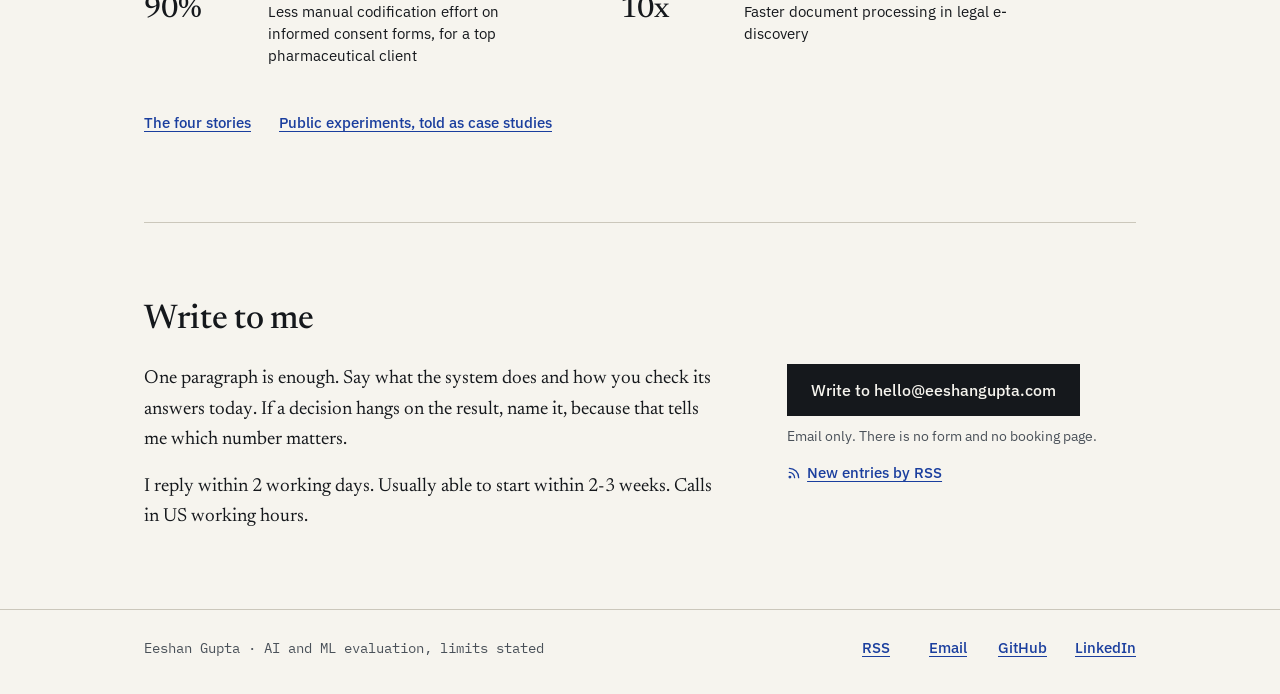
<file: work/index.html>
<!DOCTYPE html>
<html lang="en">
<head>
<meta charset="UTF-8">
<meta name="viewport" content="width=device-width, initial-scale=1.0">
<meta name="color-scheme" content="only light">
<script src="/script.js"></script>
<title>Work with me — Eeshan Gupta</title>
<meta name="description" content="I occasionally take on a small, focused project, usually evaluating or hardening an AI or ML system.">
<link rel="canonical" href="https://eeshangupta.com/work/">
<link rel="alternate" type="application/rss+xml" title="Eeshan Gupta — Writing" href="https://eeshangupta.com/feed.xml">
<meta property="og:type" content="website">
<meta property="og:site_name" content="Eeshan Gupta">
<meta property="og:title" content="Work with me — Eeshan Gupta">
<meta property="og:description" content="I occasionally take on a small, focused project, usually evaluating or hardening an AI or ML system.">
<meta property="og:url" content="https://eeshangupta.com/work/">
<meta property="og:image" content="https://eeshangupta.com/og.png">
<meta property="og:image:width" content="1200">
<meta property="og:image:height" content="630">
<meta property="og:image:alt" content="Eeshan Gupta, AI and ML Evals">
<meta name="twitter:card" content="summary_large_image">
<meta name="twitter:title" content="Work with me — Eeshan Gupta">
<meta name="twitter:description" content="I occasionally take on a small, focused project, usually evaluating or hardening an AI or ML system.">
<meta name="twitter:image" content="https://eeshangupta.com/og.png">
<link rel="icon" href="/favicon.ico" sizes="32x32">
<link rel="icon" href="/favicon.svg" type="image/svg+xml">
<link rel="apple-touch-icon" href="/apple-touch-icon.png">
<link rel="preload" href="/fonts/newsreader-var-latin.woff2" as="font" type="font/woff2" crossorigin>
<link rel="preload" href="/fonts/ibm-plex-sans-var-latin.woff2" as="font" type="font/woff2" crossorigin>
<link rel="stylesheet" href="/styles.css">
</head>
<body>
<div class="o1" style="width:100%;margin:0">
<div class="o1-root" style="background:var(--bg);color:var(--ink);font-family:'Newsreader',Georgia,serif;min-height:100%;overflow-wrap:break-word">
<header style="border-bottom:1px solid var(--rule)">
 <nav aria-label="Main" style="max-width:68rem;margin:0 auto;padding:0.5rem clamp(1rem,4vw,3rem);box-sizing:border-box;display:flex;flex-wrap:wrap;align-items:center;gap:0.25rem 0.5rem">
  <a href="/" style="display:inline-flex;align-items:center;min-height:44px;margin-right:auto;font:600 1.125rem/1 'Newsreader',Georgia,serif;color:var(--ink);text-decoration:none">Eeshan Gupta</a>
  <a class="c-navlink" href="/work/" aria-current="page" style="display:inline-flex;align-items:center;min-height:44px;padding:0 0.75rem;font:500 0.9375rem/1 'IBM Plex Sans',system-ui,sans-serif;text-decoration:none;border:1px solid var(--mute);margin-left:0.5rem">Work with me</a>
  <button type="button" class="c-menubtn" aria-expanded="false" aria-controls="site-menu" style="align-items:center;min-height:44px;padding:0 0.75rem;font:500 0.9375rem/1 'IBM Plex Sans',system-ui,sans-serif;background:transparent;color:var(--ink);border:1px solid var(--mute);cursor:pointer"><span aria-hidden="true">☰</span>&nbsp;Menu</button>
  <div class="c-navgroup" id="site-menu" style="display:flex;flex-wrap:wrap;align-items:center">
   <a class="c-navlink" href="/#help" style="display:inline-flex;align-items:center;min-height:44px;padding:0 0.75rem;font:500 0.9375rem/1 'IBM Plex Sans',system-ui,sans-serif;text-decoration:none">What I do</a>
   <a class="c-navlink" href="/#results" style="display:inline-flex;align-items:center;min-height:44px;padding:0 0.75rem;font:500 0.9375rem/1 'IBM Plex Sans',system-ui,sans-serif;text-decoration:none">Results</a>
   <a class="c-navlink" href="/#about" style="display:inline-flex;align-items:center;min-height:44px;padding:0 0.75rem;font:500 0.9375rem/1 'IBM Plex Sans',system-ui,sans-serif;text-decoration:none">About</a>
   <a class="c-navlink" href="/case-studies/" style="display:inline-flex;align-items:center;min-height:44px;padding:0 0.75rem;font:500 0.9375rem/1 'IBM Plex Sans',system-ui,sans-serif;text-decoration:none">Case studies</a>
  </div>
 </nav>
</header>

<main>

<section class="c-hero" style="max-width:68rem;margin:0 auto;padding:0 clamp(1rem,4vw,3rem);box-sizing:border-box;padding-top:clamp(2.5rem,6vw,5rem);padding-bottom:clamp(2.5rem,6vw,4.5rem)">
 <div style="max-width:46rem">
  <h1 style="font:500 clamp(2.1rem,4.6vw,3.5rem)/1.1 'Newsreader',Georgia,serif;color:var(--ink);margin:0 0 1.5rem 0;letter-spacing:-0.015em">Work with me</h1>
  <p style="font:400 1.25rem/1.55 'Newsreader',Georgia,serif;color:var(--ink);margin:0 0 1rem 0">I occasionally take on a small, focused project, usually evaluating or hardening an AI or ML system.</p>
  <p style="font:400 1.1875rem/1.6 'Newsreader',Georgia,serif;color:var(--ink);margin:0 0 1rem 0;color:var(--mute)">There are two kinds of project. Each is set out below.</p>
  <p style="margin:1.25rem 0 0 0;display:flex;flex-wrap:wrap;align-items:center;gap:0.5rem 1rem">
   <a data-btn="dark" href="mailto:hello@eeshangupta.com?subject=Enquiry%20from%20eeshangupta.com" style="display:inline-flex;align-items:center;justify-content:center;min-height:52px;padding:0 1.5rem;background:var(--ink);color:var(--inv);font:500 1rem/1.2 'IBM Plex Sans',system-ui,sans-serif;text-decoration:none;box-sizing:border-box">Write to me</a>
   <span style="font:400 0.9375rem/1.4 'IBM Plex Mono',ui-monospace,monospace;color:var(--ink);user-select:all;-webkit-user-select:all">hello@eeshangupta.com</span>
  </p>
  <p style="margin:0.5rem 0 0 0;display:flex;flex-wrap:wrap;align-items:center;gap:0 1.75rem">
   <a href="#evaluation" style="display:inline-flex;align-items:center;min-height:44px;font:500 0.9375rem/1.3 'IBM Plex Sans',system-ui,sans-serif">Evaluation</a>
   <a href="#private-rag" style="display:inline-flex;align-items:center;min-height:44px;font:500 0.9375rem/1.3 'IBM Plex Sans',system-ui,sans-serif">Private RAG</a>
   <a href="#how" style="display:inline-flex;align-items:center;min-height:44px;font:500 0.9375rem/1.3 'IBM Plex Sans',system-ui,sans-serif">How an engagement runs</a>
  </p>
 </div>
</section>

<section id="fit" style="max-width:68rem;margin:0 auto;padding:0 clamp(1rem,4vw,3rem);box-sizing:border-box">
 <div style="border-top:1px solid var(--rule);padding:clamp(3rem,6vw,5rem) 0">
  <h2 style="font:500 clamp(1.6rem,3vw,2.125rem)/1.2 'Newsreader',Georgia,serif;color:var(--ink);margin:0 0 0.75rem 0;letter-spacing:-0.01em">Which one fits your question</h2>
  <dl style="margin:1.5rem 0 0 0;max-width:56rem;border-bottom:1px solid var(--rule)">
    <div style="display:flex;flex-wrap:wrap;align-items:center;gap:0 2rem;padding:0.6rem 0;border-top:1px solid var(--rule)">
     <dt style="flex:3 1 20rem;min-width:0;font:400 1.125rem/1.5 'Newsreader',Georgia,serif;color:var(--ink)">We are choosing between models or vendors.</dt>
     <dd style="flex:2 1 14rem;min-width:0;margin:0"><a href="#evaluation" style="display:inline-flex;align-items:center;min-height:44px;font:500 0.9375rem/1.3 'IBM Plex Sans',system-ui,sans-serif">AI/ML model evaluation</a></dd>
    </div>
    <div style="display:flex;flex-wrap:wrap;align-items:center;gap:0 2rem;padding:0.6rem 0;border-top:1px solid var(--rule)">
     <dt style="flex:3 1 20rem;min-width:0;font:400 1.125rem/1.5 'Newsreader',Georgia,serif;color:var(--ink)">We are not sure our system’s answers are right, or how to measure that.</dt>
     <dd style="flex:2 1 14rem;min-width:0;margin:0"><a href="#evaluation" style="display:inline-flex;align-items:center;min-height:44px;font:500 0.9375rem/1.3 'IBM Plex Sans',system-ui,sans-serif">Evaluation, same offer</a></dd>
    </div>
    <div style="display:flex;flex-wrap:wrap;align-items:center;gap:0 2rem;padding:0.6rem 0;border-top:1px solid var(--rule)">
     <dt style="flex:3 1 20rem;min-width:0;font:400 1.125rem/1.5 'Newsreader',Georgia,serif;color:var(--ink)">Our documents have to stay inside our own cloud.</dt>
     <dd style="flex:2 1 14rem;min-width:0;margin:0"><a href="#private-rag" style="display:inline-flex;align-items:center;min-height:44px;font:500 0.9375rem/1.3 'IBM Plex Sans',system-ui,sans-serif">Hardening a private RAG system</a></dd>
    </div>
    <div style="display:flex;flex-wrap:wrap;align-items:center;gap:0 2rem;padding:0.6rem 0;border-top:1px solid var(--rule)">
     <dt style="flex:3 1 20rem;min-width:0;font:400 1.125rem/1.5 'Newsreader',Georgia,serif;color:var(--ink)">We need access by role and an audit trail on a RAG system.</dt>
     <dd style="flex:2 1 14rem;min-width:0;margin:0"><a href="#private-rag" style="display:inline-flex;align-items:center;min-height:44px;font:500 0.9375rem/1.3 'IBM Plex Sans',system-ui,sans-serif">Private RAG, same offer</a></dd>
    </div>
    <div style="display:flex;flex-wrap:wrap;align-items:center;gap:0 2rem;padding:0.6rem 0;border-top:1px solid var(--rule)">
     <dt style="flex:3 1 20rem;min-width:0;font:400 1.125rem/1.5 'Newsreader',Georgia,serif;color:var(--ink)">It is something else in AI or ML.</dt>
     <dd style="flex:2 1 14rem;min-width:0;margin:0"><a href="#contact" style="display:inline-flex;align-items:center;min-height:44px;font:500 0.9375rem/1.3 'IBM Plex Sans',system-ui,sans-serif">Write and describe it in a paragraph</a></dd>
    </div>
  </dl>
 </div>
</section>

<section id="evaluation" style="max-width:68rem;margin:0 auto;padding:0 clamp(1rem,4vw,3rem);box-sizing:border-box">
 <div style="border-top:1px solid var(--rule);padding:clamp(3rem,6vw,5rem) 0">
  <div style="max-width:36rem">
   <p style="font:500 0.875rem/1.4 'IBM Plex Sans',system-ui,sans-serif;color:var(--mute);margin:0;margin-bottom:0.6rem">Offer</p>
   <h2 style="font:500 clamp(1.6rem,3vw,2.125rem)/1.2 'Newsreader',Georgia,serif;color:var(--ink);margin:0 0 0.75rem 0;letter-spacing:-0.01em">AI/ML model evaluation</h2>
   <p style="font:400 1.1875rem/1.6 'Newsreader',Georgia,serif;color:var(--ink);margin:0 0 1rem 0">You have two or more candidates and need to know which one to ship. They may be language models (LLMs), speech-to-text providers (ASR) or whole RAG setups, meaning systems that look things up in your documents before they answer. Latency is how long an answer takes.</p>
   <p style="font:500 0.875rem/1.4 'IBM Plex Sans',system-ui,sans-serif;color:var(--mute);margin:0;margin-top:1.25rem">In technical terms</p>
   <p style="font:400 1.0625rem/1.6 'Newsreader',Georgia,serif;color:var(--ink);margin:0 0 0.85rem 0;margin-top:0.25rem;margin-bottom:0">Comparing LLMs, ASR, and RAG pipelines on real data: accuracy, latency, and cost, and a clear answer on which one holds up.</p>
  </div>
  <div style="display:grid;grid-template-columns:repeat(auto-fit,minmax(min(100%,22rem),1fr));gap:2rem 4.5rem;margin-top:2.25rem;align-items:start">
   <div style="min-width:0;max-width:36rem">
    <dl style="margin:0;border-top:1px solid var(--ink)">
     <dt style="font:500 0.875rem/1.4 'IBM Plex Sans',system-ui,sans-serif;color:var(--mute);margin:0;padding:1rem 0 0 0">Who it is for</dt>
     <dd style="font:400 1.0625rem/1.6 'Newsreader',Georgia,serif;color:var(--ink);margin:0;padding:0.25rem 0 1rem 0;border-bottom:1px solid var(--rule)">You need evaluations for an LLM product, including subjective ones that are quantitative and easy for end users to understand.</dd>
     <dt style="font:500 0.875rem/1.4 'IBM Plex Sans',system-ui,sans-serif;color:var(--mute);margin:0;padding:1rem 0 0 0">Questions it answers</dt>
     <dd style="font:400 1.0625rem/1.6 'Newsreader',Georgia,serif;color:var(--ink);margin:0;padding:0.25rem 0 1rem 0;border-bottom:1px solid var(--rule)">Which model or vendor should we ship? Is our RAG chatbot actually right? Can we trust the eval numbers we were shown? Would a cheaper model do the same job?</dd>
     <dt style="font:500 0.875rem/1.4 'IBM Plex Sans',system-ui,sans-serif;color:var(--mute);margin:0;padding:1rem 0 0 0">What you get</dt>
     <dd style="font:400 1.0625rem/1.6 'Newsreader',Georgia,serif;color:var(--ink);margin:0;padding:0.25rem 0 1rem 0;border-bottom:1px solid var(--rule)">A clear answer on which one holds up, with accuracy, latency and cost for each candidate. A detailed report with rankings, numbers and suggested next steps. The evaluation code and the test set. A walkthrough of the code and results on a call.</dd>
     <dt style="font:500 0.875rem/1.4 'IBM Plex Sans',system-ui,sans-serif;color:var(--mute);margin:0;padding:1rem 0 0 0">Related work</dt>
     <dd style="font:400 1.0625rem/1.6 'Newsreader',Georgia,serif;color:var(--ink);margin:0;padding:0.25rem 0 1rem 0;border-bottom:1px solid var(--rule);border-bottom:0">In my current role I benchmarked speech-to-text providers on accuracy, latency, and cost to guide production vendor decisions. The public experiments on this site are evaluations too. <a href="/case-studies/graphrag/">Read one as a case study</a></dd>
    </dl>
   </div>
   <div style="min-width:0;max-width:36rem">
    <dl style="margin:0;border-top:1px solid var(--ink)">
     <dt style="font:500 0.875rem/1.4 'IBM Plex Sans',system-ui,sans-serif;color:var(--mute);margin:0;padding:1rem 0 0 0">First step</dt>
     <dd style="font:400 1.0625rem/1.6 'Newsreader',Georgia,serif;color:var(--ink);margin:0;padding:0.25rem 0 1rem 0;border-bottom:1px solid var(--rule)">A free 30-minute getting to know you and the problem call, followed by a scoping note within a week: the candidates, the test set, the metrics and KPIs and the price.</dd>
    </dl>
    <h3 style="font:600 0.9375rem/1.35 'IBM Plex Sans',system-ui,sans-serif;color:var(--ink);margin:0 0 0.4rem 0;margin-top:1.75rem">A good first message for this offer</h3>
    <p style="font:400 0.9375rem/1.65 'IBM Plex Mono',ui-monospace,monospace;color:var(--ink);margin:0;padding:1rem 1.1rem;border:1px solid var(--rule);background:var(--bg)">We are choosing between [the candidates] for [what the system does]. Today we check its answers by [how]. The decision that hangs on this is [decision].</p>
    <p style="font:400 0.875rem/1.5 'IBM Plex Sans',system-ui,sans-serif;color:var(--mute);margin:0.6rem 0 0 0">The link below opens your mail app with this text already in the message. Fill the brackets and send. One paragraph is enough.</p>
    <p style="margin:0.25rem 0 0 0"><a href="mailto:hello@eeshangupta.com?subject=Evaluation%20question&amp;body=We%20are%20choosing%20between%20%5Bthe%20candidates%5D%20for%20%5Bwhat%20the%20system%20does%5D.%20Today%20we%20check%20its%20answers%20by%20%5Bhow%5D.%20The%20decision%20that%20hangs%20on%20this%20is%20%5Bdecision%5D." style="display:inline-flex;align-items:center;min-height:44px;font:500 0.9375rem/1.3 'IBM Plex Sans',system-ui,sans-serif">Start this message by email</a></p>
   </div>
  </div>
 </div>
</section>

<section id="private-rag" style="max-width:68rem;margin:0 auto;padding:0 clamp(1rem,4vw,3rem);box-sizing:border-box">
 <div style="border-top:1px solid var(--rule);padding:clamp(3rem,6vw,5rem) 0">
  <div style="max-width:36rem">
   <p style="font:500 0.875rem/1.4 'IBM Plex Sans',system-ui,sans-serif;color:var(--mute);margin:0;margin-bottom:0.6rem">Offer</p>
   <h2 style="font:500 clamp(1.6rem,3vw,2.125rem)/1.2 'Newsreader',Georgia,serif;color:var(--ink);margin:0 0 0.75rem 0;letter-spacing:-0.01em">Hardening a private RAG system</h2>
   <p style="font:400 1.1875rem/1.6 'Newsreader',Georgia,serif;color:var(--ink);margin:0 0 1rem 0">A system that answers questions from your own documents and is used by your company alone. Retrieval is the search step that finds the passages an answer is built from. People see only what their role allows, and access is logged.</p>
   <p style="font:500 0.875rem/1.4 'IBM Plex Sans',system-ui,sans-serif;color:var(--mute);margin:0;margin-top:1.25rem">In technical terms</p>
   <p style="font:400 1.0625rem/1.6 'Newsreader',Georgia,serif;color:var(--ink);margin:0 0 0.85rem 0;margin-top:0.25rem;margin-bottom:0">Single-tenant retrieval running inside a company's own AWS or Azure environment, with role-based access and audit logging from the start.</p>
  </div>
  <div style="display:grid;grid-template-columns:repeat(auto-fit,minmax(min(100%,22rem),1fr));gap:2rem 4.5rem;margin-top:2.25rem;align-items:start">
   <div style="min-width:0;max-width:36rem">
    <dl style="margin:0;border-top:1px solid var(--ink)">
     <dt style="font:500 0.875rem/1.4 'IBM Plex Sans',system-ui,sans-serif;color:var(--mute);margin:0;padding:1rem 0 0 0">Who it is for</dt>
     <dd style="font:400 1.0625rem/1.6 'Newsreader',Georgia,serif;color:var(--ink);margin:0;padding:0.25rem 0 1rem 0;border-bottom:1px solid var(--rule)">Anyone, frankly, but it suits teams whose data cannot leave their own servers.</dd>
     <dt style="font:500 0.875rem/1.4 'IBM Plex Sans',system-ui,sans-serif;color:var(--mute);margin:0;padding:1rem 0 0 0">Questions it answers</dt>
     <dd style="font:400 1.0625rem/1.6 'Newsreader',Georgia,serif;color:var(--ink);margin:0;padding:0.25rem 0 1rem 0;border-bottom:1px solid var(--rule)">Can we use RAG on documents that cannot leave our own cloud? Who can see which documents, and is there a record of it?</dd>
     <dt style="font:500 0.875rem/1.4 'IBM Plex Sans',system-ui,sans-serif;color:var(--mute);margin:0;padding:1rem 0 0 0">What you get</dt>
     <dd style="font:400 1.0625rem/1.6 'Newsreader',Georgia,serif;color:var(--ink);margin:0;padding:0.25rem 0 1rem 0;border-bottom:1px solid var(--rule)">Single-tenant retrieval running inside your own AWS or Azure environment, with role-based access and audit logging from the start. The code in your own repository, set up and running in your AWS or Azure account, with the infrastructure written as code so your team can rebuild it. Architecture notes and a runbook. A test set and script to keep checking answer quality. A handover session with your engineers.</dd>
     <dt style="font:500 0.875rem/1.4 'IBM Plex Sans',system-ui,sans-serif;color:var(--mute);margin:0;padding:1rem 0 0 0">Related work</dt>
     <dd style="font:400 1.0625rem/1.6 'Newsreader',Georgia,serif;color:var(--ink);margin:0;padding:0.25rem 0 1rem 0;border-bottom:1px solid var(--rule);border-bottom:0">Semantic search and RAG across legal, sales, and marketing repositories, and the customer-support system that cut ticket volume by up to 50%. <a href="/#results">The client results</a></dd>
    </dl>
   </div>
   <div style="min-width:0;max-width:36rem">
    <dl style="margin:0;border-top:1px solid var(--ink)">
     <dt style="font:500 0.875rem/1.4 'IBM Plex Sans',system-ui,sans-serif;color:var(--mute);margin:0;padding:1rem 0 0 0">First step</dt>
     <dd style="font:400 1.0625rem/1.6 'Newsreader',Georgia,serif;color:var(--ink);margin:0;padding:0.25rem 0 1rem 0;border-bottom:1px solid var(--rule)">A free 30-minute getting to know you and the problem call, followed by a scoping note within a week: your documents and access rules, the architecture, how we’ll check answer quality, and the price.</dd>
    </dl>
    <h3 style="font:600 0.9375rem/1.35 'IBM Plex Sans',system-ui,sans-serif;color:var(--ink);margin:0 0 0.4rem 0;margin-top:1.75rem">A good first message for this offer</h3>
    <p style="font:400 0.9375rem/1.65 'IBM Plex Mono',ui-monospace,monospace;color:var(--ink);margin:0;padding:1rem 1.1rem;border:1px solid var(--rule);background:var(--bg)">Our documents are [what kind] and have to stay inside [AWS or Azure]. [Who] needs to ask questions of them. Today we have [what exists]. The decision that hangs on this is [decision].</p>
    <p style="font:400 0.875rem/1.5 'IBM Plex Sans',system-ui,sans-serif;color:var(--mute);margin:0.6rem 0 0 0">The link below opens your mail app with this text already in the message. Fill the brackets and send. One paragraph is enough.</p>
    <p style="margin:0.25rem 0 0 0"><a href="mailto:hello@eeshangupta.com?subject=Private%20RAG%20question&amp;body=Our%20documents%20are%20%5Bwhat%20kind%5D%20and%20have%20to%20stay%20inside%20%5BAWS%20or%20Azure%5D.%20%5BWho%5D%20needs%20to%20ask%20questions%20of%20them.%20Today%20we%20have%20%5Bwhat%20exists%5D.%20The%20decision%20that%20hangs%20on%20this%20is%20%5Bdecision%5D." style="display:inline-flex;align-items:center;min-height:44px;font:500 0.9375rem/1.3 'IBM Plex Sans',system-ui,sans-serif">Start this message by email</a></p>
   </div>
  </div>
 </div>
</section>

<section id="how" style="max-width:68rem;margin:0 auto;padding:0 clamp(1rem,4vw,3rem);box-sizing:border-box">
 <div style="border-top:1px solid var(--rule);padding:clamp(3rem,6vw,5rem) 0">
  <h2 style="font:500 clamp(1.6rem,3vw,2.125rem)/1.2 'Newsreader',Georgia,serif;color:var(--ink);margin:0 0 0.75rem 0;letter-spacing:-0.01em">How an engagement runs</h2>
  <ol style="list-style:none;margin:2rem 0 0 0;padding:0;border-bottom:1px solid var(--rule)">
   <li style="display:flex;flex-wrap:wrap;gap:0.25rem 2rem;padding:1.4rem 0;border-top:1px solid var(--rule)">
    <p aria-hidden="true" style="flex:0 0 3rem;font:500 1.375rem/1.25 'Newsreader',Georgia,serif;color:var(--mute);margin:0">1</p>
    <div style="flex:1 1 20rem;min-width:0;max-width:36rem">
     <h3 style="font:500 1.375rem/1.25 'Newsreader',Georgia,serif;color:var(--ink);margin:0 0 0.6rem 0">You write</h3>
     <p style="font:400 1.0625rem/1.6 'Newsreader',Georgia,serif;color:var(--ink);margin:0 0 0.85rem 0;margin-bottom:0">One paragraph is enough. Say what the system does and how you check its answers today. If a decision hangs on the result, name it, because that tells me which number matters.</p>
    </div>
   </li>
   <li style="display:flex;flex-wrap:wrap;gap:0.25rem 2rem;padding:1.4rem 0;border-top:1px solid var(--rule)">
    <p aria-hidden="true" style="flex:0 0 3rem;font:500 1.375rem/1.25 'Newsreader',Georgia,serif;color:var(--mute);margin:0">2</p>
    <div style="flex:1 1 20rem;min-width:0;max-width:36rem">
     <h3 style="font:500 1.375rem/1.25 'Newsreader',Georgia,serif;color:var(--ink);margin:0 0 0.6rem 0">I reply</h3>
     <p style="font:400 1.0625rem/1.6 'Newsreader',Georgia,serif;color:var(--ink);margin:0 0 0.85rem 0;margin-bottom:0">I reply within 2 working days. Usually able to start within 2-3 weeks. Calls in US working hours.</p>
    </div>
   </li>
   <li style="display:flex;flex-wrap:wrap;gap:0.25rem 2rem;padding:1.4rem 0;border-top:1px solid var(--rule)">
    <p aria-hidden="true" style="flex:0 0 3rem;font:500 1.375rem/1.25 'Newsreader',Georgia,serif;color:var(--mute);margin:0">3</p>
    <div style="flex:1 1 20rem;min-width:0;max-width:36rem">
     <h3 style="font:500 1.375rem/1.25 'Newsreader',Georgia,serif;color:var(--ink);margin:0 0 0.6rem 0">The first step</h3>
     <p style="font:400 1.0625rem/1.6 'Newsreader',Georgia,serif;color:var(--ink);margin:0 0 0.85rem 0;margin-bottom:0">It differs by offer and is described under each one above. <a href="#evaluation">Evaluation</a> · <a href="#private-rag">Private RAG</a></p>
    </div>
   </li>
   <li style="display:flex;flex-wrap:wrap;gap:0.25rem 2rem;padding:1.4rem 0;border-top:1px solid var(--rule)">
    <p aria-hidden="true" style="flex:0 0 3rem;font:500 1.375rem/1.25 'Newsreader',Georgia,serif;color:var(--mute);margin:0">4</p>
    <div style="flex:1 1 20rem;min-width:0;max-width:36rem">
     <h3 style="font:500 1.375rem/1.25 'Newsreader',Georgia,serif;color:var(--ink);margin:0 0 0.6rem 0">The work</h3>
     <p style="font:400 1.0625rem/1.6 'Newsreader',Georgia,serif;color:var(--ink);margin:0 0 0.85rem 0;margin-bottom:0">A short written update twice a week and a weekly call if required. From your side: access to the data or samples, one person who can answer questions and an hour of a domain expert’s time to check the test set.</p>
    </div>
   </li>
   <li style="display:flex;flex-wrap:wrap;gap:0.25rem 2rem;padding:1.4rem 0;border-top:1px solid var(--rule)">
    <p aria-hidden="true" style="flex:0 0 3rem;font:500 1.375rem/1.25 'Newsreader',Georgia,serif;color:var(--mute);margin:0">5</p>
    <div style="flex:1 1 20rem;min-width:0;max-width:36rem">
     <h3 style="font:500 1.375rem/1.25 'Newsreader',Georgia,serif;color:var(--ink);margin:0 0 0.6rem 0">What you are left with</h3>
     <p style="font:400 1.0625rem/1.6 'Newsreader',Georgia,serif;color:var(--ink);margin:0 0 0.85rem 0;margin-bottom:0">Two weeks of questions by email at no extra cost, then we’re done.</p>
    </div>
   </li>
  </ol>

  <div style="display:flex;flex-wrap:wrap;gap:2rem 4.5rem;margin-top:2.5rem">
   <div style="flex:1 1 22rem;min-width:0;max-width:36rem">
    <h3 style="font:600 0.9375rem/1.35 'IBM Plex Sans',system-ui,sans-serif;color:var(--ink);margin:0 0 0.4rem 0">How I run my own experiments</h3>
    <p style="font:400 1.0625rem/1.6 'Newsreader',Georgia,serif;color:var(--ink);margin:0 0 0.85rem 0">In the experiments published on this site, what would count as a pass or a fail was written down before the results existed. Each write-up then lists where its findings stop holding, including the holes in my own plan.</p>
    <p style="font:400 1.0625rem/1.6 'Newsreader',Georgia,serif;color:var(--ink);margin:0">For client work I do the same: we agree the pass/fail rule before anything runs, the report lists its limits, and a second model from a different family reviews the analysis.</p>
   </div>
   <div style="flex:1 1 22rem;min-width:0;max-width:36rem">
    <h3 style="font:600 0.9375rem/1.35 'IBM Plex Sans',system-ui,sans-serif;color:var(--ink);margin:0 0 0.4rem 0">Client names</h3>
    <p style="font:400 1.0625rem/1.6 'Newsreader',Georgia,serif;color:var(--ink);margin:0 0 0.85rem 0">Clients are not named on this site. The results give the sector, the figure and what was done.</p>
   </div>
  </div>
 </div>
</section>

<section id="results" style="max-width:68rem;margin:0 auto;padding:0 clamp(1rem,4vw,3rem);box-sizing:border-box">
 <div style="border-top:1px solid var(--rule);padding:clamp(3rem,6vw,5rem) 0">
  <h2 style="font:500 clamp(1.6rem,3vw,2.125rem)/1.2 'Newsreader',Georgia,serif;color:var(--ink);margin:0 0 0.75rem 0;letter-spacing:-0.01em">Results from past projects</h2>
  <p style="font:400 1.0625rem/1.6 'Newsreader',Georgia,serif;color:var(--mute);margin:0 0 0.85rem 0;max-width:40rem">Each figure comes from a client project. The stories on the home page say how each was measured; the data is the client’s and is not public.</p>
  <dl style="display:grid;grid-template-columns:repeat(auto-fit,minmax(min(100%,20rem),1fr));gap:0 3.5rem;margin:1.5rem 0 0 0;max-width:56rem">
    <div style="display:flex;align-items:baseline;gap:1rem;padding:0.9rem 0;border-top:1px solid var(--rule);min-width:0">
     <dt style="order:2;flex:1 1 0;min-width:0;font:400 0.9375rem/1.45 'IBM Plex Sans',system-ui,sans-serif;color:var(--ink)">Fewer support tickets, for a leading global travel technology provider</dt>
     <dd style="order:1;flex:0 0 6.75rem;white-space:nowrap;margin:0;font:500 1.875rem/1 'Newsreader',Georgia,serif;color:var(--ink)"><span style="font:400 0.875rem/1 'IBM Plex Sans',system-ui,sans-serif;color:var(--mute)">up to </span>50%</dd>
    </div>
    <div style="display:flex;align-items:baseline;gap:1rem;padding:0.9rem 0;border-top:1px solid var(--rule);min-width:0">
     <dt style="order:2;flex:1 1 0;min-width:0;font:400 0.9375rem/1.45 'IBM Plex Sans',system-ui,sans-serif;color:var(--ink)">Faster authoring on a document-drafting platform, for a top pharmaceutical client</dt>
     <dd style="order:1;flex:0 0 6.75rem;white-space:nowrap;margin:0;font:500 1.875rem/1 'Newsreader',Georgia,serif;color:var(--ink)">5x</dd>
    </div>
    <div style="display:flex;align-items:baseline;gap:1rem;padding:0.9rem 0;border-top:1px solid var(--rule);min-width:0">
     <dt style="order:2;flex:1 1 0;min-width:0;font:400 0.9375rem/1.45 'IBM Plex Sans',system-ui,sans-serif;color:var(--ink)">Less manual codification effort on informed consent forms, for a top pharmaceutical client</dt>
     <dd style="order:1;flex:0 0 6.75rem;white-space:nowrap;margin:0;font:500 1.875rem/1 'Newsreader',Georgia,serif;color:var(--ink)">90%</dd>
    </div>
    <div style="display:flex;align-items:baseline;gap:1rem;padding:0.9rem 0;border-top:1px solid var(--rule);min-width:0">
     <dt style="order:2;flex:1 1 0;min-width:0;font:400 0.9375rem/1.45 'IBM Plex Sans',system-ui,sans-serif;color:var(--ink)">Faster document processing in legal e-discovery</dt>
     <dd style="order:1;flex:0 0 6.75rem;white-space:nowrap;margin:0;font:500 1.875rem/1 'Newsreader',Georgia,serif;color:var(--ink)">10x</dd>
    </div>
  </dl>
  <p style="margin:0;display:flex;flex-wrap:wrap;gap:0 1.75rem;margin-top:1.25rem">
   <a href="/#results" style="display:inline-flex;align-items:center;min-height:44px;font:500 0.9375rem/1.3 'IBM Plex Sans',system-ui,sans-serif">The four stories</a>
   <a href="/case-studies/" style="display:inline-flex;align-items:center;min-height:44px;font:500 0.9375rem/1.3 'IBM Plex Sans',system-ui,sans-serif">Public experiments, told as case studies</a>
  </p>
 </div>
</section>

<section id="contact" style="max-width:68rem;margin:0 auto;padding:0 clamp(1rem,4vw,3rem);box-sizing:border-box">
 <div style="border-top:1px solid var(--rule);padding:clamp(3rem,6vw,5rem) 0">
  <h2 style="font:500 clamp(1.6rem,3vw,2.125rem)/1.2 'Newsreader',Georgia,serif;color:var(--ink);margin:0 0 0.75rem 0;letter-spacing:-0.01em">Write to me</h2>
  <div style="display:flex;flex-wrap:wrap;gap:2rem 4.5rem;margin-top:1.5rem;align-items:flex-start">
   <div style="flex:2 1 24rem;min-width:0;max-width:38rem">
    <p style="font:400 1.1875rem/1.6 'Newsreader',Georgia,serif;color:var(--ink);margin:0 0 1rem 0">One paragraph is enough. Say what the system does and how you check its answers today. If a decision hangs on the result, name it, because that tells me which number matters.</p>
    <p style="font:400 1.1875rem/1.6 'Newsreader',Georgia,serif;color:var(--ink);margin:0">I reply within 2 working days. Usually able to start within 2-3 weeks. Calls in US working hours.</p>
   </div>
   <div style="flex:1 1 16rem;min-width:0">
    <a data-btn="dark" class="c-btn-full" href="mailto:hello@eeshangupta.com?subject=Enquiry%20from%20eeshangupta.com" style="display:inline-flex;align-items:center;justify-content:center;min-height:52px;padding:0 1.5rem;background:var(--ink);color:var(--inv);font:500 1rem/1.2 'IBM Plex Sans',system-ui,sans-serif;text-decoration:none;box-sizing:border-box">Write to hello@eeshangupta.com</a>
    <p style="font:400 0.875rem/1.5 'IBM Plex Sans',system-ui,sans-serif;color:var(--mute);margin:0.6rem 0 0 0">Email only. There is no form and no booking page.</p>
    <p style="margin:0.25rem 0 0 0"><a href="/feed.xml" style="display:inline-flex;align-items:center;min-height:44px;font:500 0.9375rem/1.3 'IBM Plex Sans',system-ui,sans-serif"><svg width="14" height="14" viewBox="0 0 24 24" fill="none" stroke="currentColor" stroke-width="2.2" stroke-linecap="round" aria-hidden="true" style="margin-right:0.4rem"><path d="M4 11a9 9 0 0 1 9 9"></path><path d="M4 4a16 16 0 0 1 16 16"></path><circle cx="5" cy="19" r="1.4"></circle></svg>New entries by RSS</a></p>
   </div>
  </div>
 </div>
</section>

</main>

<footer style="border-top:1px solid var(--rule)">
 <div style="max-width:68rem;margin:0 auto;padding:0 clamp(1rem,4vw,3rem);box-sizing:border-box;display:flex;flex-wrap:wrap;gap:0.25rem 2rem;align-items:center;justify-content:space-between;padding-top:1rem;padding-bottom:1.5rem">
  <p style="font:400 0.875rem/1.5 'IBM Plex Mono',ui-monospace,monospace;color:var(--mute);margin:0">Eeshan Gupta · AI and ML evaluation, limits stated</p>
  <p style="margin:0;display:flex;flex-wrap:wrap;gap:0 1.75rem">
   <a href="/feed.xml" style="display:inline-flex;align-items:center;justify-content:center;min-height:44px;min-width:44px;font:500 0.9375rem/1.3 'IBM Plex Sans',system-ui,sans-serif">RSS</a>
   <a href="mailto:hello@eeshangupta.com" style="display:inline-flex;align-items:center;justify-content:center;min-height:44px;min-width:44px;font:500 0.9375rem/1.3 'IBM Plex Sans',system-ui,sans-serif">Email</a>
   <a href="https://github.com/eeshangpt" style="display:inline-flex;align-items:center;min-height:44px;font:500 0.9375rem/1.3 'IBM Plex Sans',system-ui,sans-serif">GitHub</a>
   <a href="https://www.linkedin.com/in/eeshangpt/" style="display:inline-flex;align-items:center;min-height:44px;font:500 0.9375rem/1.3 'IBM Plex Sans',system-ui,sans-serif">LinkedIn</a>
  </p>
 </div>
</footer>

</div>
</div>

<script data-goatcounter="https://eeshangpt.goatcounter.com/count" async src="https://gc.zgo.at/count.js"></script>

</body>
</html>
</file>
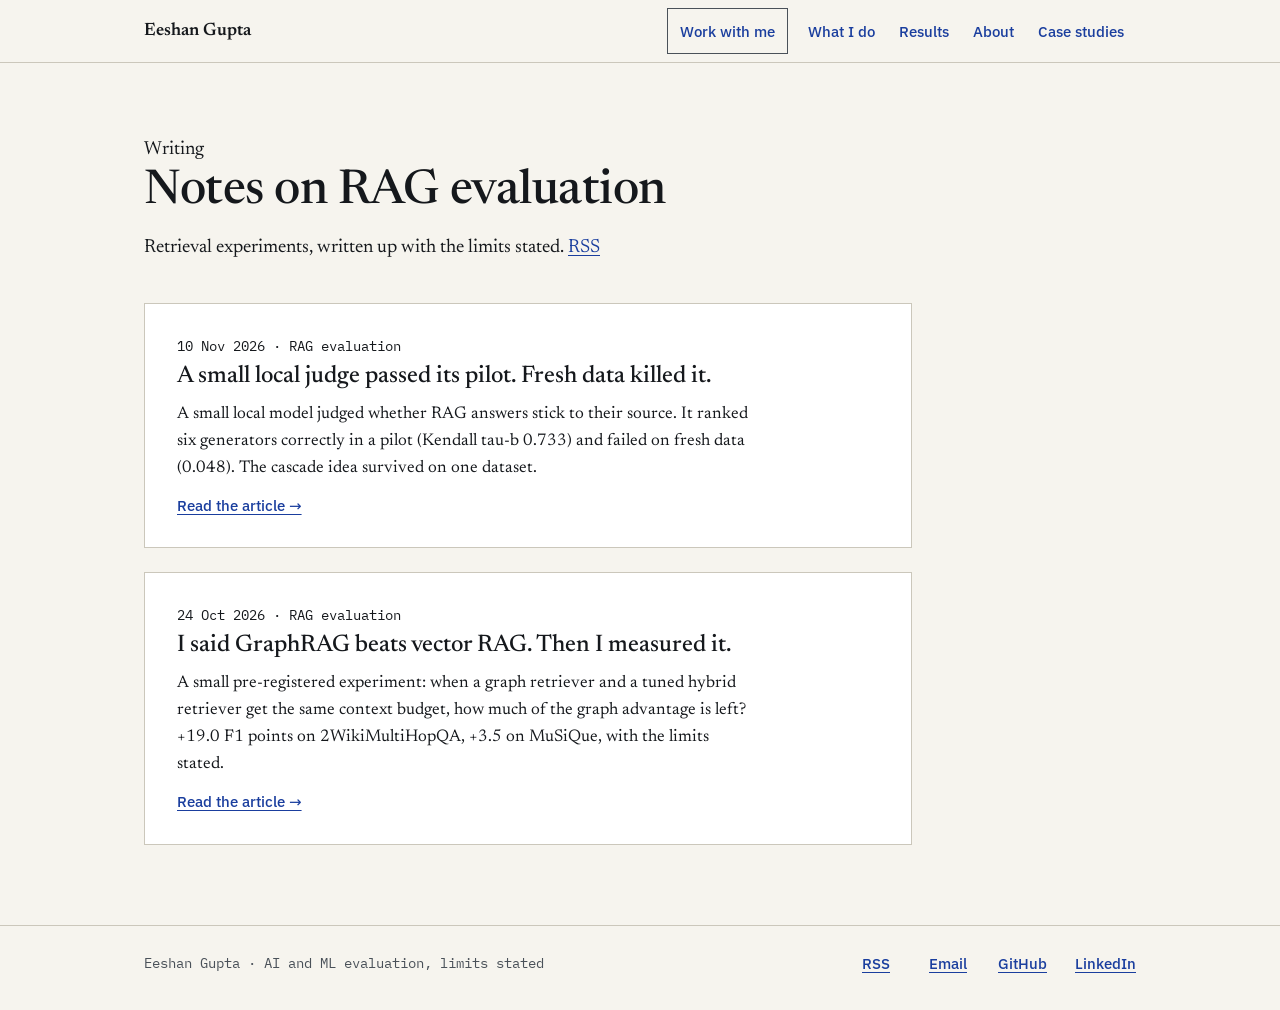
<file: writing/index.html>
<!DOCTYPE html>
<html lang="en">
<head>
<meta charset="UTF-8">
<meta name="viewport" content="width=device-width, initial-scale=1.0">
<meta name="color-scheme" content="only light">
<script src="/script.js"></script>
<title>Writing — Eeshan Gupta</title>
<meta name="description" content="Notes on RAG evaluation and retrieval experiments by Eeshan Gupta.">
<link rel="canonical" href="https://eeshangupta.com/writing/">
<link rel="alternate" type="application/rss+xml" title="Eeshan Gupta — Writing" href="https://eeshangupta.com/feed.xml">
<meta property="og:type" content="website">
<meta property="og:site_name" content="Eeshan Gupta">
<meta property="og:title" content="Writing — Eeshan Gupta">
<meta property="og:description" content="Notes on RAG evaluation and retrieval experiments by Eeshan Gupta.">
<meta property="og:url" content="https://eeshangupta.com/writing/">
<meta property="og:image" content="https://eeshangupta.com/og.png">
<meta property="og:image:width" content="1200">
<meta property="og:image:height" content="630">
<meta property="og:image:alt" content="Eeshan Gupta, AI and ML Evals">
<meta name="twitter:card" content="summary_large_image">
<meta name="twitter:title" content="Writing — Eeshan Gupta">
<meta name="twitter:description" content="Notes on RAG evaluation and retrieval experiments by Eeshan Gupta.">
<meta name="twitter:image" content="https://eeshangupta.com/og.png">
<link rel="icon" href="/favicon.ico" sizes="32x32">
<link rel="icon" href="/favicon.svg" type="image/svg+xml">
<link rel="apple-touch-icon" href="/apple-touch-icon.png">
<link rel="preload" href="/fonts/newsreader-var-latin.woff2" as="font" type="font/woff2" crossorigin>
<link rel="preload" href="/fonts/ibm-plex-sans-var-latin.woff2" as="font" type="font/woff2" crossorigin>
<link rel="stylesheet" href="/styles.css">
</head>
<body>
<div class="o1" style="width:100%;margin:0">
<div class="o1-root" style="background:var(--bg);color:var(--ink);font-family:'Newsreader',Georgia,serif;min-height:100%;overflow-wrap:break-word">
<header style="border-bottom:1px solid var(--rule)">
 <nav aria-label="Main" style="max-width:68rem;margin:0 auto;padding:0.5rem clamp(1rem,4vw,3rem);box-sizing:border-box;display:flex;flex-wrap:wrap;align-items:center;gap:0.25rem 0.5rem">
  <a class="c-navlink" href="/" style="display:inline-flex;align-items:center;min-height:44px;margin-right:auto;font:600 1.125rem/1 'Newsreader',Georgia,serif;color:var(--ink);text-decoration:none">Eeshan Gupta</a>
  <a class="c-navlink" href="/work/" style="display:inline-flex;align-items:center;min-height:44px;padding:0 0.75rem;font:500 0.9375rem/1 'IBM Plex Sans',system-ui,sans-serif;text-decoration:none;border:1px solid var(--mute);margin-left:0.5rem">Work with me</a>
  <button type="button" class="c-menubtn" aria-expanded="false" aria-controls="site-menu" style="align-items:center;min-height:44px;padding:0 0.75rem;font:500 0.9375rem/1 'IBM Plex Sans',system-ui,sans-serif;background:transparent;color:var(--ink);border:1px solid var(--mute);cursor:pointer"><span aria-hidden="true">☰</span>&nbsp;Menu</button>
  <div class="c-navgroup" id="site-menu" style="display:flex;flex-wrap:wrap;align-items:center">
   <a class="c-navlink" href="/#help" style="display:inline-flex;align-items:center;min-height:44px;padding:0 0.75rem;font:500 0.9375rem/1 'IBM Plex Sans',system-ui,sans-serif;text-decoration:none">What I do</a>
   <a class="c-navlink" href="/#results" style="display:inline-flex;align-items:center;min-height:44px;padding:0 0.75rem;font:500 0.9375rem/1 'IBM Plex Sans',system-ui,sans-serif;text-decoration:none">Results</a>
   <a class="c-navlink" href="/#about" style="display:inline-flex;align-items:center;min-height:44px;padding:0 0.75rem;font:500 0.9375rem/1 'IBM Plex Sans',system-ui,sans-serif;text-decoration:none">About</a>
   <a class="c-navlink" href="/case-studies/" style="display:inline-flex;align-items:center;min-height:44px;padding:0 0.75rem;font:500 0.9375rem/1 'IBM Plex Sans',system-ui,sans-serif;text-decoration:none">Case studies</a>
  </div>
 </nav>
</header>
<main>
  <div class="page-head">
    <p class="eyebrow">Writing</p>
    <h1>Notes on RAG evaluation</h1>
    <p>Retrieval experiments, written up with the limits stated. <a href="/feed.xml" style="color:var(--accent-text);text-decoration:underline">RSS</a></p>
  </div>
  <ul class="post-list">
    <li>
      <a class="post-card" href="/writing/small-judge-fresh-data/">
        <p class="eyebrow">10 Nov 2026 · RAG evaluation</p>
        <h2>A small local judge passed its pilot. Fresh data killed it.</h2>
        <p>A small local model judged whether RAG answers stick to their source. It ranked six generators correctly in a pilot (Kendall tau-b 0.733) and failed on fresh data (0.048). The cascade idea survived on one dataset.</p>
        <span class="more">Read the article &rarr;</span>
      </a>
    </li>
    <li>
      <a class="post-card" href="/writing/graphrag-vs-tuned-hybrid/">
        <p class="eyebrow">24 Oct 2026 · RAG evaluation</p>
        <h2>I said GraphRAG beats vector RAG. Then I measured it.</h2>
        <p>A small pre-registered experiment: when a graph retriever and a tuned hybrid retriever get the same context budget, how much of the graph advantage is left? +19.0 F1 points on 2WikiMultiHopQA, +3.5 on MuSiQue, with the limits stated.</p>
        <span class="more">Read the article &rarr;</span>
      </a>
    </li>
  </ul>
</main>
<footer style="border-top:1px solid var(--rule)">
 <div style="max-width:68rem;margin:0 auto;padding:0 clamp(1rem,4vw,3rem);box-sizing:border-box;display:flex;flex-wrap:wrap;gap:0.25rem 2rem;align-items:center;justify-content:space-between;padding-top:1rem;padding-bottom:1.5rem">
  <p style="font:400 0.875rem/1.5 'IBM Plex Mono',ui-monospace,monospace;color:var(--mute);margin:0">Eeshan Gupta · AI and ML evaluation, limits stated</p>
  <p style="margin:0;display:flex;flex-wrap:wrap;gap:0 1.75rem">
   <a href="/feed.xml" style="display:inline-flex;align-items:center;justify-content:center;min-height:44px;min-width:44px;font:500 0.9375rem/1.3 'IBM Plex Sans',system-ui,sans-serif">RSS</a>
   <a href="mailto:hello@eeshangupta.com" style="display:inline-flex;align-items:center;justify-content:center;min-height:44px;min-width:44px;font:500 0.9375rem/1.3 'IBM Plex Sans',system-ui,sans-serif">Email</a>
   <a href="https://github.com/eeshangpt" style="display:inline-flex;align-items:center;min-height:44px;font:500 0.9375rem/1.3 'IBM Plex Sans',system-ui,sans-serif">GitHub</a>
   <a href="https://www.linkedin.com/in/eeshangpt/" style="display:inline-flex;align-items:center;min-height:44px;font:500 0.9375rem/1.3 'IBM Plex Sans',system-ui,sans-serif">LinkedIn</a>
  </p>
 </div>
</footer>
</div>
</div>

<script data-goatcounter="https://eeshangpt.goatcounter.com/count" async src="https://gc.zgo.at/count.js"></script>

</body>
</html>
</file>
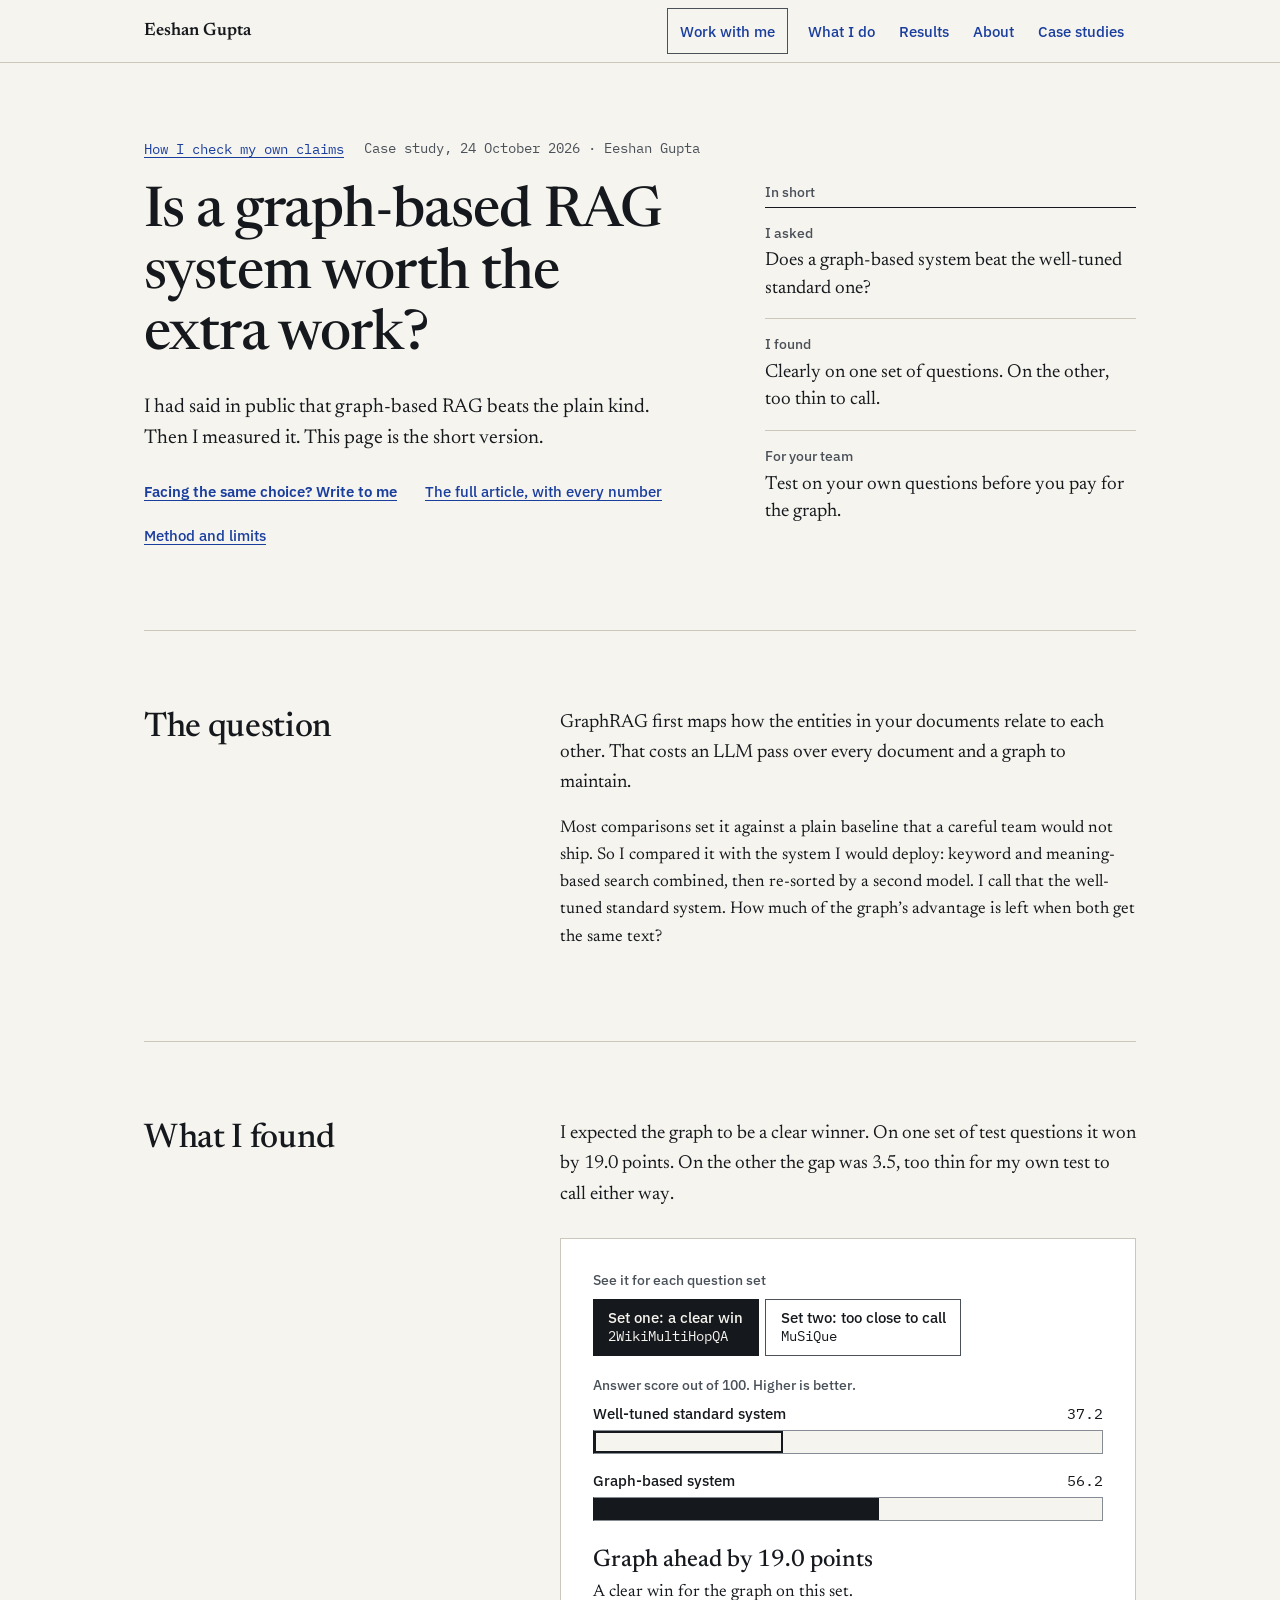
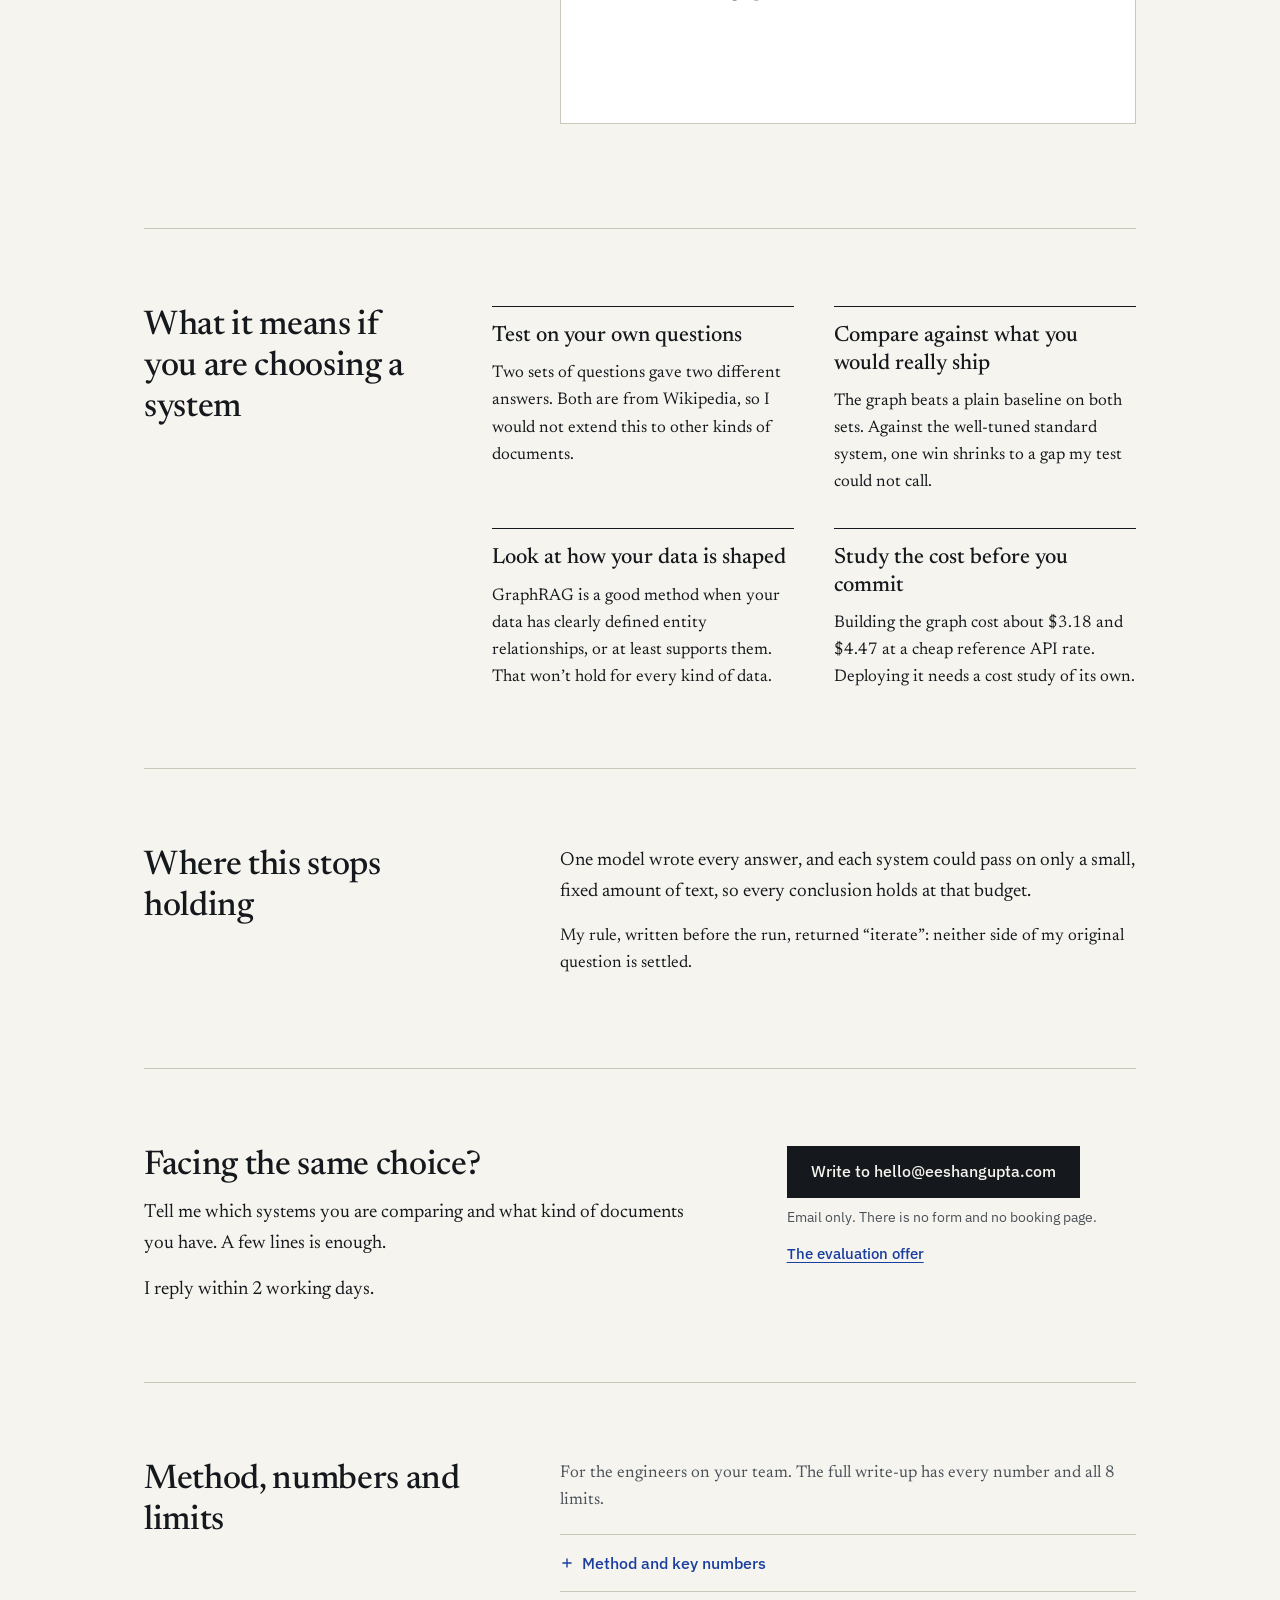
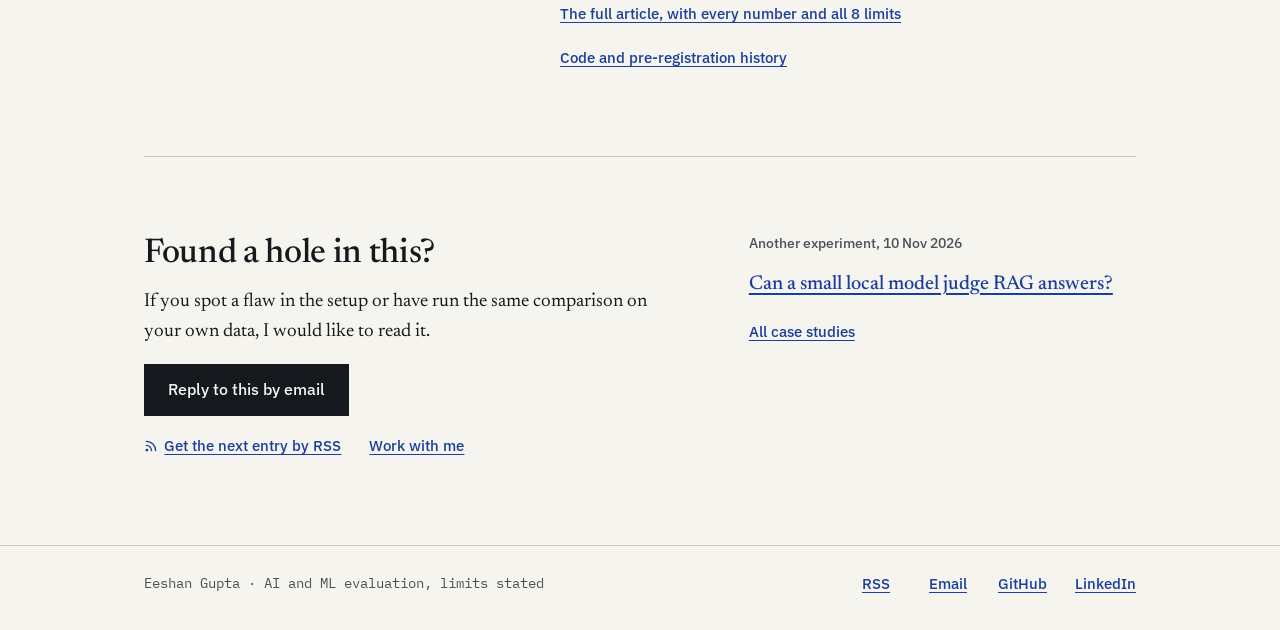
<file: case-studies/graphrag/index.html>
<!DOCTYPE html>
<html lang="en">
<head>
<meta charset="UTF-8">
<meta name="viewport" content="width=device-width, initial-scale=1.0">
<meta name="color-scheme" content="only light">
<script src="/script.js"></script>
<title>Is a graph-based RAG system worth the extra work? — Eeshan Gupta</title>
<meta name="description" content="I had said in public that graph-based RAG beats the plain kind. Then I measured it. This page is the short version, for a team choosing a system.">
<link rel="canonical" href="https://eeshangupta.com/case-studies/graphrag/">
<link rel="alternate" type="application/rss+xml" title="Eeshan Gupta — Writing" href="https://eeshangupta.com/feed.xml">
<meta property="og:type" content="article">
<meta property="og:site_name" content="Eeshan Gupta">
<meta property="og:title" content="Is a graph-based RAG system worth the extra work? — Eeshan Gupta">
<meta property="og:description" content="I had said in public that graph-based RAG beats the plain kind. Then I measured it. This page is the short version, for a team choosing a system.">
<meta property="og:url" content="https://eeshangupta.com/case-studies/graphrag/">
<meta property="og:image" content="https://eeshangupta.com/writing/graphrag-vs-tuned-hybrid/og-v2.png">
<meta property="og:image:width" content="1200">
<meta property="og:image:height" content="630">
<meta property="og:image:alt" content="Paired F1 difference, graph minus tuned hybrid, on two datasets">
<meta name="twitter:card" content="summary_large_image">
<meta name="twitter:title" content="Is a graph-based RAG system worth the extra work? — Eeshan Gupta">
<meta name="twitter:description" content="I had said in public that graph-based RAG beats the plain kind. Then I measured it. This page is the short version, for a team choosing a system.">
<meta name="twitter:image" content="https://eeshangupta.com/writing/graphrag-vs-tuned-hybrid/og-v2.png">
<link rel="icon" href="/favicon.ico" sizes="32x32">
<link rel="icon" href="/favicon.svg" type="image/svg+xml">
<link rel="apple-touch-icon" href="/apple-touch-icon.png">
<link rel="preload" href="/fonts/newsreader-var-latin.woff2" as="font" type="font/woff2" crossorigin>
<link rel="preload" href="/fonts/ibm-plex-sans-var-latin.woff2" as="font" type="font/woff2" crossorigin>
<link rel="stylesheet" href="/styles.css">
</head>
<body>
<div class="o1" style="width:100%;margin:0">
<div class="o1-root" style="background:var(--bg);color:var(--ink);font-family:'Newsreader',Georgia,serif;min-height:100%;overflow-wrap:break-word">
<header style="border-bottom:1px solid var(--rule)">
 <nav aria-label="Main" style="max-width:68rem;margin:0 auto;padding:0.5rem clamp(1rem,4vw,3rem);box-sizing:border-box;display:flex;flex-wrap:wrap;align-items:center;gap:0.25rem 0.5rem">
  <a class="c-navlink" href="/" style="display:inline-flex;align-items:center;min-height:44px;margin-right:auto;font:600 1.125rem/1 'Newsreader',Georgia,serif;color:var(--ink);text-decoration:none">Eeshan Gupta</a>
  <a class="c-navlink" href="/work/" style="display:inline-flex;align-items:center;min-height:44px;padding:0 0.75rem;font:500 0.9375rem/1 'IBM Plex Sans',system-ui,sans-serif;text-decoration:none;border:1px solid var(--mute);margin-left:0.5rem">Work with me</a>
  <button type="button" class="c-menubtn" aria-expanded="false" aria-controls="site-menu" style="align-items:center;min-height:44px;padding:0 0.75rem;font:500 0.9375rem/1 'IBM Plex Sans',system-ui,sans-serif;background:transparent;color:var(--ink);border:1px solid var(--mute);cursor:pointer"><span aria-hidden="true">☰</span>&nbsp;Menu</button>
  <div class="c-navgroup" id="site-menu" style="display:flex;flex-wrap:wrap;align-items:center">
   <a class="c-navlink" href="/#help" style="display:inline-flex;align-items:center;min-height:44px;padding:0 0.75rem;font:500 0.9375rem/1 'IBM Plex Sans',system-ui,sans-serif;text-decoration:none">What I do</a>
   <a class="c-navlink" href="/#results" style="display:inline-flex;align-items:center;min-height:44px;padding:0 0.75rem;font:500 0.9375rem/1 'IBM Plex Sans',system-ui,sans-serif;text-decoration:none">Results</a>
   <a class="c-navlink" href="/#about" style="display:inline-flex;align-items:center;min-height:44px;padding:0 0.75rem;font:500 0.9375rem/1 'IBM Plex Sans',system-ui,sans-serif;text-decoration:none">About</a>
   <a class="c-navlink" href="/case-studies/" style="display:inline-flex;align-items:center;min-height:44px;padding:0 0.75rem;font:500 0.9375rem/1 'IBM Plex Sans',system-ui,sans-serif;text-decoration:none">Case studies</a>
  </div>
 </nav>
</header>

<main>

<article>
<section class="c-hero" style="max-width:68rem;margin:0 auto;padding:0 clamp(1rem,4vw,3rem);box-sizing:border-box;padding-top:clamp(2rem,5vw,4rem);padding-bottom:clamp(2.5rem,6vw,4.5rem)">
 <p style="margin:0 0 0.75rem 0;display:flex;flex-wrap:wrap;align-items:center;gap:0 1.25rem;font:400 0.875rem/1.4 'IBM Plex Mono',ui-monospace,monospace;color:var(--mute)">
  <a href="/#proof" style="display:inline-flex;align-items:center;min-height:44px;font:400 0.875rem/1.3 'IBM Plex Mono',ui-monospace,monospace">How I check my own claims</a>
  <span>Case study, 24 October 2026 · Eeshan Gupta</span>
 </p>
 <div style="display:flex;flex-wrap:wrap;gap:2.5rem 4.5rem;align-items:flex-start">
  <div style="flex:3 1 28rem;min-width:0">
   <h1 style="font:500 clamp(2.1rem,4.6vw,3.5rem)/1.1 'Newsreader',Georgia,serif;color:var(--ink);margin:0 0 1.5rem 0;letter-spacing:-0.015em;max-width:18ch">Is a graph-based RAG system worth the extra work?</h1>
   <p style="font:400 1.25rem/1.55 'Newsreader',Georgia,serif;color:var(--ink);margin:0 0 1rem 0;max-width:36rem">I had said in public that graph-based RAG beats the plain kind. Then I measured it. This page is the short version.</p>
   <p style="margin:0;display:flex;flex-wrap:wrap;gap:0 1.75rem">
    <a href="mailto:hello@eeshangupta.com?subject=Choosing%20a%20RAG%20system" style="display:inline-flex;align-items:center;min-height:44px;font:600 0.9375rem/1.3 'IBM Plex Sans',system-ui,sans-serif">Facing the same choice? Write to me</a>
    <a href="/writing/graphrag-vs-tuned-hybrid/" style="display:inline-flex;align-items:center;min-height:44px;font:500 0.9375rem/1.3 'IBM Plex Sans',system-ui,sans-serif">The full article, with every number</a>
    <a href="#detail" style="display:inline-flex;align-items:center;min-height:44px;font:500 0.9375rem/1.3 'IBM Plex Sans',system-ui,sans-serif">Method and limits</a>
   </p>
  </div>
  <aside aria-label="In short" style="flex:2 1 19rem;min-width:0">
   <p style="font:500 0.875rem/1.4 'IBM Plex Sans',system-ui,sans-serif;color:var(--mute);margin:0">In short</p>
   <dl style="margin:0.25rem 0 0 0;border-top:1px solid var(--ink)">
    <dt style="font:500 0.875rem/1.4 'IBM Plex Sans',system-ui,sans-serif;color:var(--mute);margin:0;padding:1rem 0 0 0">I asked</dt>
    <dd style="font:400 1.1875rem/1.45 'Newsreader',Georgia,serif;color:var(--ink);margin:0;padding:0.25rem 0 1rem 0;border-bottom:1px solid var(--rule)">Does a graph-based system beat the well-tuned standard one?</dd>
    <dt style="font:500 0.875rem/1.4 'IBM Plex Sans',system-ui,sans-serif;color:var(--mute);margin:0;padding:1rem 0 0 0">I found</dt>
    <dd style="font:400 1.1875rem/1.45 'Newsreader',Georgia,serif;color:var(--ink);margin:0;padding:0.25rem 0 1rem 0;border-bottom:1px solid var(--rule)">Clearly on one set of questions. On the other, too thin to call.</dd>
    <dt style="font:500 0.875rem/1.4 'IBM Plex Sans',system-ui,sans-serif;color:var(--mute);margin:0;padding:1rem 0 0 0">For your team</dt>
    <dd style="font:400 1.1875rem/1.45 'Newsreader',Georgia,serif;color:var(--ink);margin:0;padding:0.25rem 0 1rem 0">Test on your own questions before you pay for the graph.</dd>
   </dl>
  </aside>
 </div>
</section>

<section id="question" style="max-width:68rem;margin:0 auto;padding:0 clamp(1rem,4vw,3rem);box-sizing:border-box">
 <div style="border-top:1px solid var(--rule);padding:clamp(3rem,6vw,5rem) 0">
  <div style="display:flex;flex-wrap:wrap;gap:1rem 4rem;align-items:flex-start">
   <div style="flex:1 1 13rem;min-width:0">
    <h2 style="font:500 clamp(1.6rem,3vw,2.125rem)/1.2 'Newsreader',Georgia,serif;color:var(--ink);margin:0 0 0.75rem 0;letter-spacing:-0.01em">The question</h2>
   </div>
   <div style="flex:3 1 26rem;min-width:0;max-width:36rem">
    <p style="font:400 1.1875rem/1.6 'Newsreader',Georgia,serif;color:var(--ink);margin:0 0 1rem 0">GraphRAG first maps how the entities in your documents relate to each other. That costs an LLM pass over every document and a graph to maintain.</p>
    <p style="font:400 1.0625rem/1.6 'Newsreader',Georgia,serif;color:var(--ink);margin:0 0 0.85rem 0">Most comparisons set it against a plain baseline that a careful team would not ship. So I compared it with the system I would deploy: keyword and meaning-based search combined, then re-sorted by a second model. I call that the well-tuned standard system. How much of the graph’s advantage is left when both get the same text?</p>
    
   </div>
  </div>
 </div>
</section>

<section id="found" style="max-width:68rem;margin:0 auto;padding:0 clamp(1rem,4vw,3rem);box-sizing:border-box">
 <div style="border-top:1px solid var(--rule);padding:clamp(3rem,6vw,5rem) 0">
  <div style="display:flex;flex-wrap:wrap;gap:1rem 4rem;align-items:flex-start">
   <div style="flex:1 1 13rem;min-width:0">
    <h2 style="font:500 clamp(1.6rem,3vw,2.125rem)/1.2 'Newsreader',Georgia,serif;color:var(--ink);margin:0 0 0.75rem 0;letter-spacing:-0.01em">What I found</h2>
   </div>
   <div style="flex:3 1 26rem;min-width:0;max-width:36rem">
    <p style="font:400 1.1875rem/1.6 'Newsreader',Georgia,serif;color:var(--ink);margin:0 0 1rem 0">I expected the graph to be a clear winner. On one set of test questions it won by 19.0 points. On the other the gap was 3.5, too thin for my own test to call either way.</p>

    <div style="border:1px solid var(--rule);background:var(--panel);padding:clamp(1.25rem,3vw,2rem);box-sizing:border-box;min-width:0;margin:1.75rem 0">
     <p id="ds-l" class="c-ds-controls" style="font:500 0.875rem/1.4 'IBM Plex Sans',system-ui,sans-serif;color:var(--mute);margin:0;margin-bottom:0.5rem">See it for each question set</p>
     <div role="group" aria-labelledby="ds-l" class="c-ds-controls" data-set-toggle style="display:flex;flex-wrap:wrap;gap:0.4rem;margin:0 0 1.25rem 0">
      <button type="button" data-set="wiki" aria-pressed="true" style="min-height:44px;padding:0.5rem 0.9rem;font:500 0.9375rem/1.3 'IBM Plex Sans',system-ui,sans-serif;background:transparent;color:var(--ink);border:1px solid var(--mute);cursor:pointer;text-align:left"><span style="display:block">Set one: a clear win</span><span style="display:block;font:400 0.875rem/1.4 'IBM Plex Mono',ui-monospace,monospace">2WikiMultiHopQA</span></button>
      <button type="button" data-set="mus" aria-pressed="false" style="min-height:44px;padding:0.5rem 0.9rem;font:500 0.9375rem/1.3 'IBM Plex Sans',system-ui,sans-serif;background:transparent;color:var(--ink);border:1px solid var(--mute);cursor:pointer;text-align:left"><span style="display:block">Set two: too close to call</span><span style="display:block;font:400 0.875rem/1.4 'IBM Plex Mono',ui-monospace,monospace">MuSiQue</span></button>
     </div>
     <p style="font:500 0.875rem/1.4 'IBM Plex Sans',system-ui,sans-serif;color:var(--mute);margin:0">Answer score out of 100. Higher is better.</p>
     <div aria-live="polite"><div class="c-set" data-set="wiki"><p class="c-nojs-label" style="font:600 0.9375rem/1.4 'IBM Plex Sans',system-ui,sans-serif;color:var(--ink);margin:1rem 0 0 0">Set one: a clear win 2WikiMultiHopQA</p>
      <div style="padding:0.5rem 0">
       <p style="display:flex;justify-content:space-between;gap:1rem;font:500 0.9375rem/1.4 'IBM Plex Sans',system-ui,sans-serif;color:var(--ink);margin:0 0 0.35rem 0"><span>Well-tuned standard system</span><span style="font-family:'IBM Plex Mono',ui-monospace,monospace;font-weight:400">37.2</span></p>
       <div aria-hidden="true" style="position:relative;height:1.5rem;background:var(--bg);border:1px solid var(--mid);border-left:1px solid var(--ink);box-sizing:border-box"><span style="position:absolute;left:0;top:0;bottom:0;width:37.2%;background:transparent;border:2px solid var(--ink);box-sizing:border-box"></span></div>
      </div>
      <div style="padding:0.5rem 0">
       <p style="display:flex;justify-content:space-between;gap:1rem;font:500 0.9375rem/1.4 'IBM Plex Sans',system-ui,sans-serif;color:var(--ink);margin:0 0 0.35rem 0"><span>Graph-based system</span><span style="font-family:'IBM Plex Mono',ui-monospace,monospace;font-weight:400">56.2</span></p>
       <div aria-hidden="true" style="position:relative;height:1.5rem;background:var(--bg);border:1px solid var(--mid);border-left:1px solid var(--ink);box-sizing:border-box"><span style="position:absolute;left:0;top:0;bottom:0;width:56.2%;background:var(--ink);border:2px solid var(--ink);box-sizing:border-box"></span></div>
      </div>
      <p style="font:500 1.5rem/1.25 'Newsreader',Georgia,serif;color:var(--ink);margin:1rem 0 0.25rem 0">Graph ahead by 19.0 points</p>
      <div class="c-verdict" style="min-height:7rem">
       <div>
        <p style="font:400 1.0625rem/1.6 'Newsreader',Georgia,serif;color:var(--ink);margin:0 0 0.85rem 0;margin:0">A clear win for the graph on this set.</p>
       </div>
      </div>
     </div><div class="c-set" data-set="mus"><p class="c-nojs-label" style="font:600 0.9375rem/1.4 'IBM Plex Sans',system-ui,sans-serif;color:var(--ink);margin:1rem 0 0 0">Set two: too close to call MuSiQue</p>
      <div style="padding:0.5rem 0">
       <p style="display:flex;justify-content:space-between;gap:1rem;font:500 0.9375rem/1.4 'IBM Plex Sans',system-ui,sans-serif;color:var(--ink);margin:0 0 0.35rem 0"><span>Well-tuned standard system</span><span style="font-family:'IBM Plex Mono',ui-monospace,monospace;font-weight:400">34.8</span></p>
       <div aria-hidden="true" style="position:relative;height:1.5rem;background:var(--bg);border:1px solid var(--mid);border-left:1px solid var(--ink);box-sizing:border-box"><span style="position:absolute;left:0;top:0;bottom:0;width:34.8%;background:transparent;border:2px solid var(--ink);box-sizing:border-box"></span></div>
      </div>
      <div style="padding:0.5rem 0">
       <p style="display:flex;justify-content:space-between;gap:1rem;font:500 0.9375rem/1.4 'IBM Plex Sans',system-ui,sans-serif;color:var(--ink);margin:0 0 0.35rem 0"><span>Graph-based system</span><span style="font-family:'IBM Plex Mono',ui-monospace,monospace;font-weight:400">38.2</span></p>
       <div aria-hidden="true" style="position:relative;height:1.5rem;background:var(--bg);border:1px solid var(--mid);border-left:1px solid var(--ink);box-sizing:border-box"><span style="position:absolute;left:0;top:0;bottom:0;width:38.2%;background:var(--ink);border:2px solid var(--ink);box-sizing:border-box"></span></div>
      </div>
      <p style="font:500 1.5rem/1.25 'Newsreader',Georgia,serif;color:var(--ink);margin:1rem 0 0.25rem 0">Graph ahead by 3.5 points</p>
      <div class="c-verdict" style="min-height:7rem">
       <div>
        <p style="font:400 1.0625rem/1.6 'Newsreader',Georgia,serif;color:var(--ink);margin:0 0 0.85rem 0;margin:0">Too close to call. The gap is worked out question by question, so it reads 3.5 where the rounded bars differ by 3.4.</p>
       </div>
      </div>
     </div></div>
    </div>

   </div>
  </div>
 </div>
</section>

<section id="means" style="max-width:68rem;margin:0 auto;padding:0 clamp(1rem,4vw,3rem);box-sizing:border-box">
 <div style="border-top:1px solid var(--rule);padding:clamp(3rem,6vw,5rem) 0">
  <div style="display:flex;flex-wrap:wrap;gap:1rem 4rem;align-items:flex-start">
   <div style="flex:1 1 13rem;min-width:0">
    <h2 style="font:500 clamp(1.6rem,3vw,2.125rem)/1.2 'Newsreader',Georgia,serif;color:var(--ink);margin:0 0 0.75rem 0;letter-spacing:-0.01em">What it means if you are choosing a system</h2>
   </div>
   <div style="flex:3 1 26rem;min-width:0;max-width:44rem">
    <div style="display:grid;grid-template-columns:repeat(auto-fit,minmax(min(100%,17rem),1fr));gap:2rem 2.5rem">
     <div style="min-width:0;border-top:1px solid var(--ink);padding-top:1rem">
      <h3 style="font:500 1.375rem/1.25 'Newsreader',Georgia,serif;color:var(--ink);margin:0 0 0.6rem 0">Test on your own questions</h3>
      <p style="font:400 1.0625rem/1.6 'Newsreader',Georgia,serif;color:var(--ink);margin:0 0 0.85rem 0;margin-bottom:0">Two sets of questions gave two different answers. Both are from Wikipedia, so I would not extend this to other kinds of documents.</p>
     </div>
     <div style="min-width:0;border-top:1px solid var(--ink);padding-top:1rem">
      <h3 style="font:500 1.375rem/1.25 'Newsreader',Georgia,serif;color:var(--ink);margin:0 0 0.6rem 0">Compare against what you would really ship</h3>
      <p style="font:400 1.0625rem/1.6 'Newsreader',Georgia,serif;color:var(--ink);margin:0 0 0.85rem 0;margin-bottom:0">The graph beats a plain baseline on both sets. Against the well-tuned standard system, one win shrinks to a gap my test could not call.</p>
     </div>
     <div style="min-width:0;border-top:1px solid var(--ink);padding-top:1rem">
      <h3 style="font:500 1.375rem/1.25 'Newsreader',Georgia,serif;color:var(--ink);margin:0 0 0.6rem 0">Look at how your data is shaped</h3>
      <p style="font:400 1.0625rem/1.6 'Newsreader',Georgia,serif;color:var(--ink);margin:0 0 0.85rem 0;margin-bottom:0">GraphRAG is a good method when your data has clearly defined entity relationships, or at least supports them. That won’t hold for every kind of data.</p>
     </div>
     <div style="min-width:0;border-top:1px solid var(--ink);padding-top:1rem">
      <h3 style="font:500 1.375rem/1.25 'Newsreader',Georgia,serif;color:var(--ink);margin:0 0 0.6rem 0">Study the cost before you commit</h3>
      <p style="font:400 1.0625rem/1.6 'Newsreader',Georgia,serif;color:var(--ink);margin:0 0 0.85rem 0;margin-bottom:0">Building the graph cost about $3.18 and $4.47 at a cheap reference API rate. Deploying it needs a cost study of its own.</p>
     </div>
    </div>
   </div>
  </div>
 </div>
</section>

<section id="stops" style="max-width:68rem;margin:0 auto;padding:0 clamp(1rem,4vw,3rem);box-sizing:border-box">
 <div style="border-top:1px solid var(--rule);padding:clamp(3rem,6vw,5rem) 0">
  <div style="display:flex;flex-wrap:wrap;gap:1rem 4rem;align-items:flex-start">
   <div style="flex:1 1 13rem;min-width:0">
    <h2 style="font:500 clamp(1.6rem,3vw,2.125rem)/1.2 'Newsreader',Georgia,serif;color:var(--ink);margin:0 0 0.75rem 0;letter-spacing:-0.01em">Where this stops holding</h2>
   </div>
   <div style="flex:3 1 26rem;min-width:0;max-width:36rem">
    <p style="font:400 1.1875rem/1.6 'Newsreader',Georgia,serif;color:var(--ink);margin:0 0 1rem 0">One model wrote every answer, and each system could pass on only a small, fixed amount of text, so every conclusion holds at that budget.</p>
    <p style="font:400 1.0625rem/1.6 'Newsreader',Georgia,serif;color:var(--ink);margin:0 0 0.85rem 0">My rule, written before the run, returned “iterate”: neither side of my original question is settled.</p>
    
   </div>
  </div>
 </div>
</section>

<section id="talk" style="max-width:68rem;margin:0 auto;padding:0 clamp(1rem,4vw,3rem);box-sizing:border-box">
 <div style="border-top:1px solid var(--rule);padding:clamp(3rem,6vw,5rem) 0">
  <div style="display:flex;flex-wrap:wrap;gap:2rem 4.5rem;align-items:flex-start">
   <div style="flex:2 1 24rem;min-width:0;max-width:38rem">
    <h2 style="font:500 clamp(1.6rem,3vw,2.125rem)/1.2 'Newsreader',Georgia,serif;color:var(--ink);margin:0 0 0.75rem 0;letter-spacing:-0.01em">Facing the same choice?</h2>
    <p style="font:400 1.1875rem/1.6 'Newsreader',Georgia,serif;color:var(--ink);margin:0 0 1rem 0">Tell me which systems you are comparing and what kind of documents you have. A few lines is enough.</p>
    <p style="font:400 1.1875rem/1.6 'Newsreader',Georgia,serif;color:var(--ink);margin:0">I reply within 2 working days.</p>
   </div>
   <div style="flex:1 1 16rem;min-width:0">
    <a data-btn="dark" class="c-btn-full" href="mailto:hello@eeshangupta.com?subject=Choosing%20a%20RAG%20system" style="display:inline-flex;align-items:center;justify-content:center;min-height:52px;padding:0 1.5rem;background:var(--ink);color:var(--inv);font:500 1rem/1.2 'IBM Plex Sans',system-ui,sans-serif;text-decoration:none;box-sizing:border-box">Write to hello@eeshangupta.com</a>
    <p style="font:400 0.875rem/1.5 'IBM Plex Sans',system-ui,sans-serif;color:var(--mute);margin:0.6rem 0 0 0">Email only. There is no form and no booking page.</p>
    <p style="margin:0.25rem 0 0 0"><a href="/work/#evaluation" style="display:inline-flex;align-items:center;min-height:44px;font:500 0.9375rem/1.3 'IBM Plex Sans',system-ui,sans-serif">The evaluation offer</a></p>
   </div>
  </div>
 </div>
</section>

<section id="detail" style="max-width:68rem;margin:0 auto;padding:0 clamp(1rem,4vw,3rem);box-sizing:border-box">
 <div style="border-top:1px solid var(--rule);padding:clamp(3rem,6vw,5rem) 0">
  <div style="display:flex;flex-wrap:wrap;gap:1rem 4rem;align-items:flex-start">
   <div style="flex:1 1 13rem;min-width:0">
    <h2 style="font:500 clamp(1.6rem,3vw,2.125rem)/1.2 'Newsreader',Georgia,serif;color:var(--ink);margin:0 0 0.75rem 0;letter-spacing:-0.01em">Method, numbers and limits</h2>
   </div>
   <div style="flex:3 1 26rem;min-width:0;max-width:36rem">
    <p style="font:400 1.0625rem/1.6 'Newsreader',Georgia,serif;color:var(--mute);margin:0 0 0.85rem 0">For the engineers on your team. The full write-up has every number and all 8 limits.</p>
    <div style="border-bottom:1px solid var(--rule);margin-top:1.25rem">
    <details style="border-top:1px solid var(--rule)">
     <summary style="min-height:44px;display:flex;align-items:center;gap:0.5rem;font:500 1rem/1.3 'IBM Plex Sans',system-ui,sans-serif;color:var(--link);padding:0.35rem 0"><svg width="14" height="14" viewBox="0 0 24 24" fill="none" stroke="currentColor" stroke-width="2.4" stroke-linecap="round" aria-hidden="true" style="flex:none"><path d="M5 12h14"></path><path class="c-v" d="M12 5v14"></path></svg>Method and key numbers</summary>
     <div style="padding:0.5rem 0 1.5rem 0">
      <dl style="margin:0">
       <dt style="font:500 0.875rem/1.4 'IBM Plex Sans',system-ui,sans-serif;color:var(--mute);margin:0;padding:1rem 0 0 0">Data</dt>
       <dd style="font:400 1.0625rem/1.6 'Newsreader',Georgia,serif;color:var(--ink);margin:0;padding:0.25rem 0 1rem 0;border-bottom:1px solid var(--rule)">The questions come from MuSiQue and 2WikiMultiHopQA, in 1,000-question samples. The confirmatory run uses 950 questions per dataset, because the first 50 were the pilot.</dd>
       <dt style="font:500 0.875rem/1.4 'IBM Plex Sans',system-ui,sans-serif;color:var(--mute);margin:0;padding:1rem 0 0 0">Held equal</dt>
       <dd style="font:400 1.0625rem/1.6 'Newsreader',Georgia,serif;color:var(--ink);margin:0;padding:0.25rem 0 1rem 0;border-bottom:1px solid var(--rule)">Every system used the same generator, Claude Sonnet 5.5, and at most 1,000 tokens of context, filled with whole passages in rank order.</dd>
       <dt style="font:500 0.875rem/1.4 'IBM Plex Sans',system-ui,sans-serif;color:var(--mute);margin:0;padding:1rem 0 0 0">The two systems</dt>
       <dd style="font:400 1.0625rem/1.6 'Newsreader',Georgia,serif;color:var(--ink);margin:0;padding:0.25rem 0 1rem 0;border-bottom:1px solid var(--rule)">The tuned hybrid fuses BM25 keyword search and dense search with reciprocal rank fusion, then reranks with a cross-encoder (bge-reranker-base); its settings were fixed in advance. The graph system is HippoRAG 2-lite, which skips the query-time LLM step that filters triples.</dd>
       <dt style="font:500 0.875rem/1.4 'IBM Plex Sans',system-ui,sans-serif;color:var(--mute);margin:0;padding:1rem 0 0 0">Metric and uncertainty</dt>
       <dd style="font:400 1.0625rem/1.6 'Newsreader',Georgia,serif;color:var(--ink);margin:0;padding:0.25rem 0 1rem 0;border-bottom:1px solid var(--rule)">I scored answers with token F1, the SQuAD word-overlap score. Uncertainty comes from a paired percentile bootstrap with 10,000 resamples and a 95% interval, and equivalence from TOST with a margin of ±4 points.</dd>
       <dt style="font:500 0.875rem/1.4 'IBM Plex Sans',system-ui,sans-serif;color:var(--mute);margin:0;padding:1rem 0 0 0">Rule written first</dt>
       <dd style="font:400 1.0625rem/1.6 'Newsreader',Georgia,serif;color:var(--ink);margin:0;padding:0.25rem 0 1rem 0;border-bottom:1px solid var(--rule)">Drop the “graph is overrated” angle only if the graph wins by more than 5 points, with the 95% interval’s lower bound above zero, on both datasets.</dd>
       <dt style="font:500 0.875rem/1.4 'IBM Plex Sans',system-ui,sans-serif;color:var(--mute);margin:0;padding:1rem 0 0 0">Numbers</dt>
       <dd style="font:400 1.0625rem/1.6 'Newsreader',Georgia,serif;color:var(--ink);margin:0;padding:0.25rem 0 1rem 0;border-bottom:1px solid var(--rule)">On 2Wiki the tuned hybrid scored 0.372 and the graph 0.562, a gap of +19.0 with a 95% CI of [+16.1, +22.0]. On MuSiQue they scored 0.348 and 0.382, a gap of +3.5 with a CI of [+0.4, +6.5]. The verdict was iterate.</dd>
       <dt style="font:500 0.875rem/1.4 'IBM Plex Sans',system-ui,sans-serif;color:var(--mute);margin:0;padding:1rem 0 0 0">Limits</dt>
       <dd style="font:400 1.0625rem/1.6 'Newsreader',Georgia,serif;color:var(--ink);margin:0;padding:0.25rem 0 1rem 0">The full write-up lists 8, including that I built the 2Wiki graph with Claude Sonnet, the same family as the generator, and that I missed two registered commitments.</dd>
      </dl>
     </div>
    </details>
    </div>
    <p style="margin:0;display:flex;flex-wrap:wrap;gap:0 1.75rem">
     <a href="/writing/graphrag-vs-tuned-hybrid/" style="display:inline-flex;align-items:center;min-height:44px;font:500 0.9375rem/1.3 'IBM Plex Sans',system-ui,sans-serif">The full article, with every number and all 8 limits</a>
     <a href="https://github.com/eeshangpt/graphrag-vs-tuned-hybrid" style="display:inline-flex;align-items:center;min-height:44px;font:500 0.9375rem/1.3 'IBM Plex Sans',system-ui,sans-serif">Code and pre-registration history</a>
    </p>
   </div>
  </div>
 </div>
</section>

<section style="max-width:68rem;margin:0 auto;padding:0 clamp(1rem,4vw,3rem);box-sizing:border-box">
 <div style="border-top:1px solid var(--rule);padding:clamp(3rem,6vw,5rem) 0">
  <div style="display:flex;flex-wrap:wrap;gap:2rem 4.5rem;align-items:flex-start">
   <div style="flex:3 1 24rem;min-width:0">
    <h2 style="font:500 clamp(1.6rem,3vw,2.125rem)/1.2 'Newsreader',Georgia,serif;color:var(--ink);margin:0 0 0.75rem 0;letter-spacing:-0.01em">Found a hole in this?</h2>
    <p style="font:400 1.1875rem/1.6 'Newsreader',Georgia,serif;color:var(--ink);margin:0 0 1rem 0;max-width:36rem">If you spot a flaw in the setup or have run the same comparison on your own data, I would like to read it.</p>
    <a data-btn="dark" class="c-btn-full" href="mailto:hello@eeshangupta.com?subject=Re%3A%20I%20said%20GraphRAG%20beats%20vector%20RAG" style="display:inline-flex;align-items:center;justify-content:center;min-height:52px;padding:0 1.5rem;background:var(--ink);color:var(--inv);font:500 1rem/1.2 'IBM Plex Sans',system-ui,sans-serif;text-decoration:none;box-sizing:border-box">Reply to this by email</a>
    <p style="margin:0;display:flex;flex-wrap:wrap;gap:0 1.75rem;margin-top:0.5rem">
     <a href="/feed.xml" style="display:inline-flex;align-items:center;min-height:44px;font:500 0.9375rem/1.3 'IBM Plex Sans',system-ui,sans-serif"><svg width="14" height="14" viewBox="0 0 24 24" fill="none" stroke="currentColor" stroke-width="2.2" stroke-linecap="round" aria-hidden="true" style="margin-right:0.4rem"><path d="M4 11a9 9 0 0 1 9 9"></path><path d="M4 4a16 16 0 0 1 16 16"></path><circle cx="5" cy="19" r="1.4"></circle></svg>Get the next entry by RSS</a>
     <a href="/work/" style="display:inline-flex;align-items:center;min-height:44px;font:500 0.9375rem/1.3 'IBM Plex Sans',system-ui,sans-serif">Work with me</a>
    </p>
   </div>
   <nav aria-label="Other entries" style="flex:2 1 18rem;min-width:0">
    <p style="font:500 0.875rem/1.4 'IBM Plex Sans',system-ui,sans-serif;color:var(--mute);margin:0;margin-bottom:0.5rem">Another experiment, 10 Nov 2026</p>
    <a href="/case-studies/small-judge/" style="display:inline-flex;align-items:center;min-height:44px;font:500 1.25rem/1.3 'Newsreader',Georgia,serif">Can a small local model judge RAG answers?</a>
    <p style="margin:0.25rem 0 0 0"><a href="/case-studies/" style="display:inline-flex;align-items:center;min-height:44px;font:500 0.9375rem/1.3 'IBM Plex Sans',system-ui,sans-serif">All case studies</a></p>
   </nav>
  </div>
 </div>
</section>
</article>

</main>

<footer style="border-top:1px solid var(--rule)">
 <div style="max-width:68rem;margin:0 auto;padding:0 clamp(1rem,4vw,3rem);box-sizing:border-box;display:flex;flex-wrap:wrap;gap:0.25rem 2rem;align-items:center;justify-content:space-between;padding-top:1rem;padding-bottom:1.5rem">
  <p style="font:400 0.875rem/1.5 'IBM Plex Mono',ui-monospace,monospace;color:var(--mute);margin:0">Eeshan Gupta · AI and ML evaluation, limits stated</p>
  <p style="margin:0;display:flex;flex-wrap:wrap;gap:0 1.75rem">
   <a href="/feed.xml" style="display:inline-flex;align-items:center;justify-content:center;min-height:44px;min-width:44px;font:500 0.9375rem/1.3 'IBM Plex Sans',system-ui,sans-serif">RSS</a>
   <a href="mailto:hello@eeshangupta.com" style="display:inline-flex;align-items:center;justify-content:center;min-height:44px;min-width:44px;font:500 0.9375rem/1.3 'IBM Plex Sans',system-ui,sans-serif">Email</a>
   <a href="https://github.com/eeshangpt" style="display:inline-flex;align-items:center;min-height:44px;font:500 0.9375rem/1.3 'IBM Plex Sans',system-ui,sans-serif">GitHub</a>
   <a href="https://www.linkedin.com/in/eeshangpt/" style="display:inline-flex;align-items:center;min-height:44px;font:500 0.9375rem/1.3 'IBM Plex Sans',system-ui,sans-serif">LinkedIn</a>
  </p>
 </div>
</footer>

</div>
</div>

<script data-goatcounter="https://eeshangpt.goatcounter.com/count" async src="https://gc.zgo.at/count.js"></script>

</body>
</html>
</file>
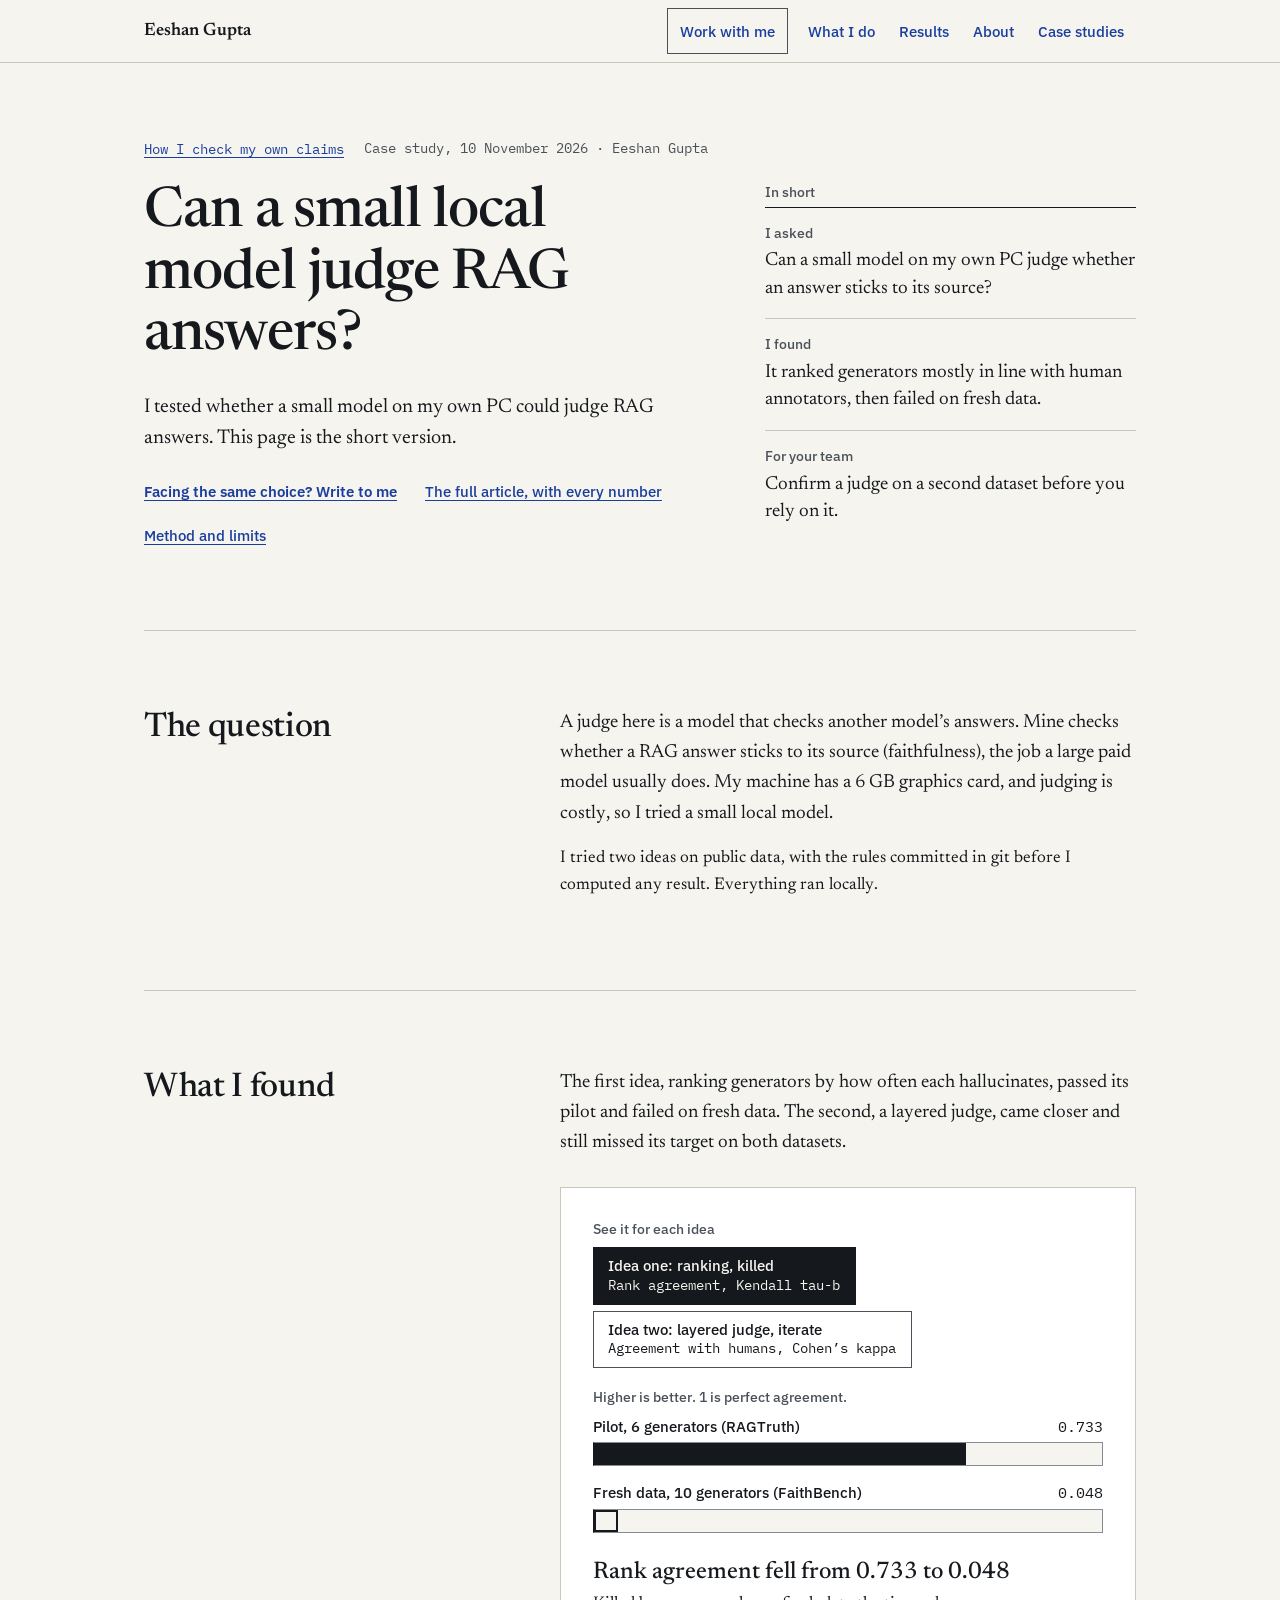
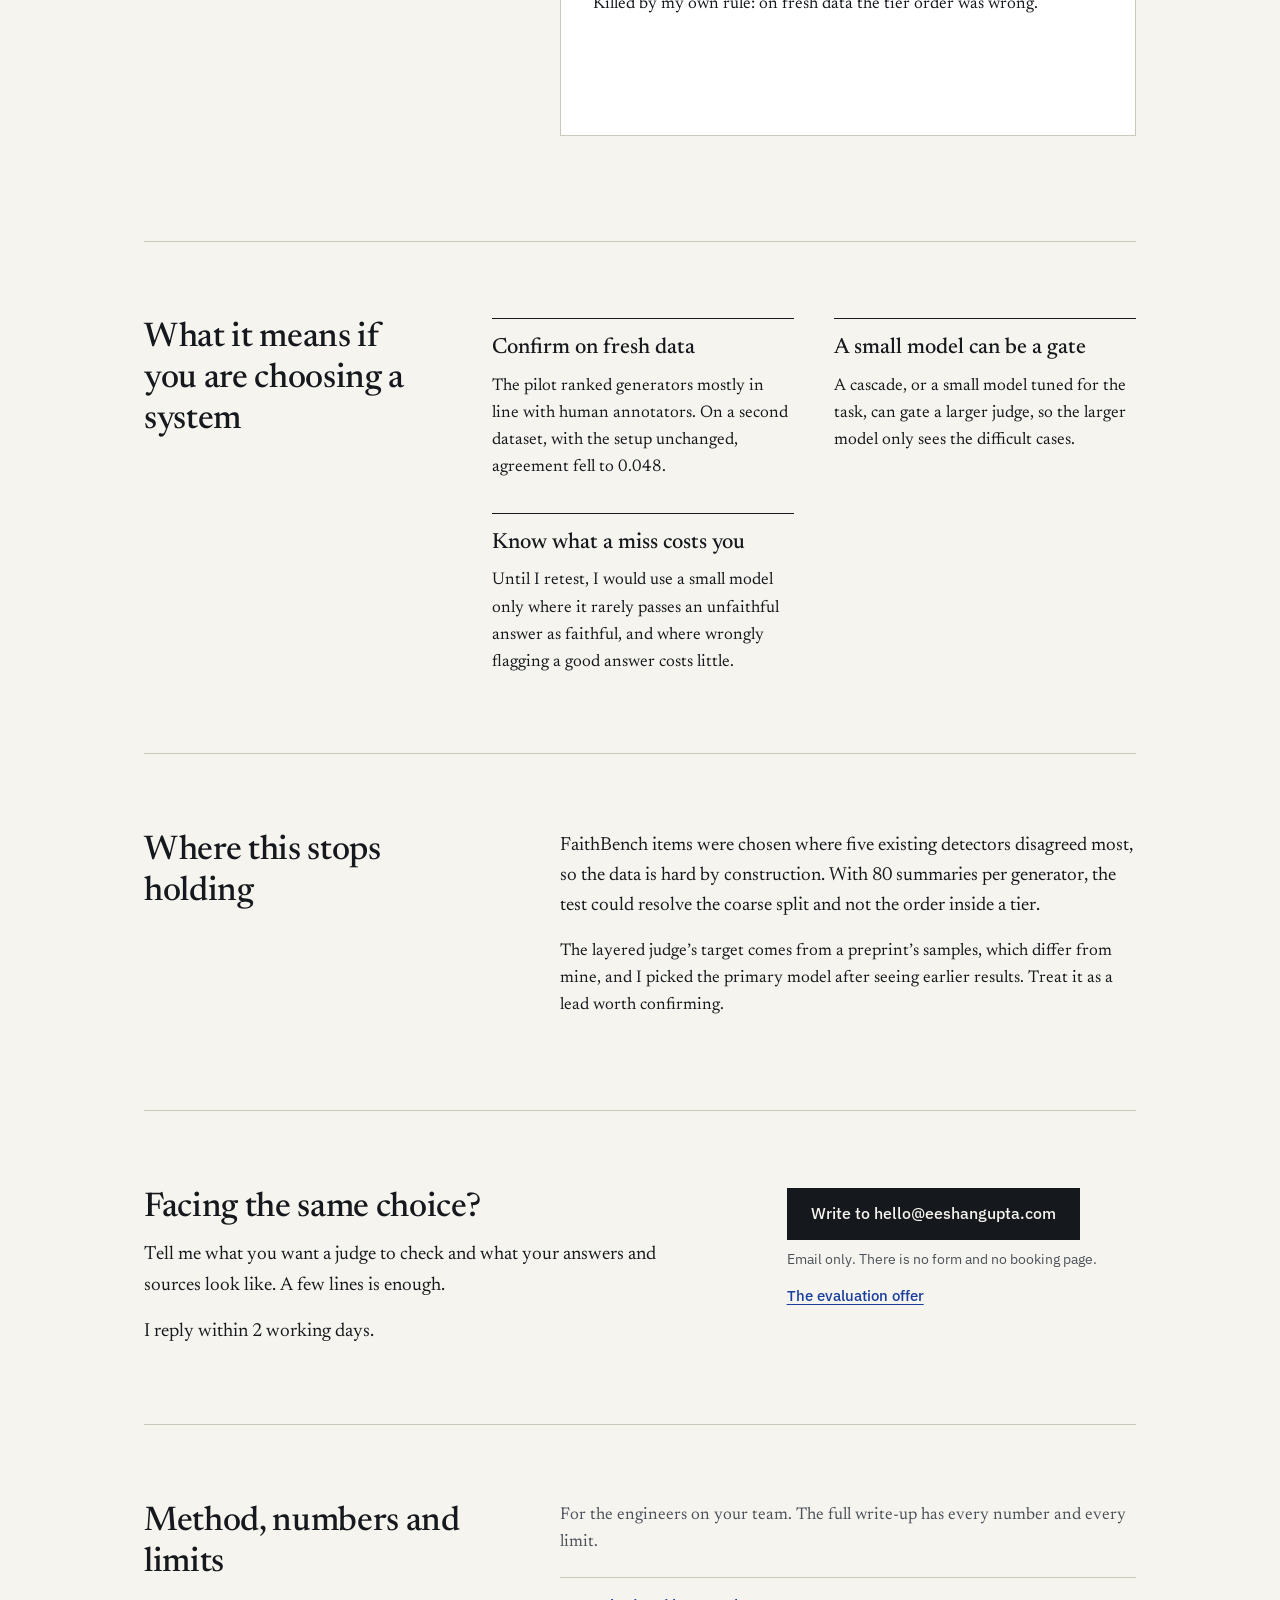
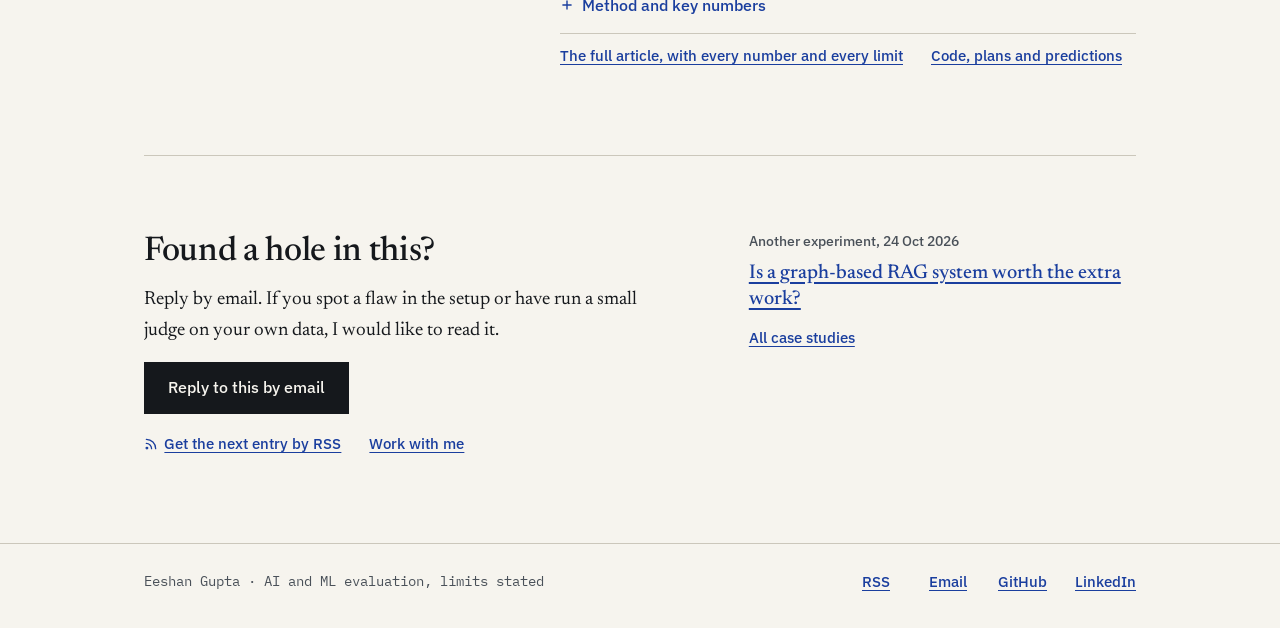
<file: case-studies/small-judge/index.html>
<!DOCTYPE html>
<html lang="en">
<head>
<meta charset="UTF-8">
<meta name="viewport" content="width=device-width, initial-scale=1.0">
<meta name="color-scheme" content="only light">
<script src="/script.js"></script>
<title>Can a small local model judge RAG answers? — Eeshan Gupta</title>
<meta name="description" content="I tested whether a small model on my own PC could judge RAG answers. It passed its pilot and failed on fresh data. This page is the short version.">
<link rel="canonical" href="https://eeshangupta.com/case-studies/small-judge/">
<link rel="alternate" type="application/rss+xml" title="Eeshan Gupta — Writing" href="https://eeshangupta.com/feed.xml">
<meta property="og:type" content="article">
<meta property="og:site_name" content="Eeshan Gupta">
<meta property="og:title" content="Can a small local model judge RAG answers? — Eeshan Gupta">
<meta property="og:description" content="I tested whether a small model on my own PC could judge RAG answers. It passed its pilot and failed on fresh data. This page is the short version.">
<meta property="og:url" content="https://eeshangupta.com/case-studies/small-judge/">
<meta property="og:image" content="https://eeshangupta.com/writing/small-judge-fresh-data/og.png">
<meta property="og:image:width" content="1200">
<meta property="og:image:height" content="630">
<meta property="og:image:alt" content="Two scatter plots of judged against human unfaithful rate. For 10 FaithBench generators the judge sits far below the line; for 6 RAGTruth generators it sits close to it.">
<meta name="twitter:card" content="summary_large_image">
<meta name="twitter:title" content="Can a small local model judge RAG answers? — Eeshan Gupta">
<meta name="twitter:description" content="I tested whether a small model on my own PC could judge RAG answers. It passed its pilot and failed on fresh data. This page is the short version.">
<meta name="twitter:image" content="https://eeshangupta.com/writing/small-judge-fresh-data/og.png">
<link rel="icon" href="/favicon.ico" sizes="32x32">
<link rel="icon" href="/favicon.svg" type="image/svg+xml">
<link rel="apple-touch-icon" href="/apple-touch-icon.png">
<link rel="preload" href="/fonts/newsreader-var-latin.woff2" as="font" type="font/woff2" crossorigin>
<link rel="preload" href="/fonts/ibm-plex-sans-var-latin.woff2" as="font" type="font/woff2" crossorigin>
<link rel="stylesheet" href="/styles.css">
</head>
<body>
<div class="o1" style="width:100%;margin:0">
<div class="o1-root" style="background:var(--bg);color:var(--ink);font-family:'Newsreader',Georgia,serif;min-height:100%;overflow-wrap:break-word">
<header style="border-bottom:1px solid var(--rule)">
 <nav aria-label="Main" style="max-width:68rem;margin:0 auto;padding:0.5rem clamp(1rem,4vw,3rem);box-sizing:border-box;display:flex;flex-wrap:wrap;align-items:center;gap:0.25rem 0.5rem">
  <a class="c-navlink" href="/" style="display:inline-flex;align-items:center;min-height:44px;margin-right:auto;font:600 1.125rem/1 'Newsreader',Georgia,serif;color:var(--ink);text-decoration:none">Eeshan Gupta</a>
  <a class="c-navlink" href="/work/" style="display:inline-flex;align-items:center;min-height:44px;padding:0 0.75rem;font:500 0.9375rem/1 'IBM Plex Sans',system-ui,sans-serif;text-decoration:none;border:1px solid var(--mute);margin-left:0.5rem">Work with me</a>
  <button type="button" class="c-menubtn" aria-expanded="false" aria-controls="site-menu" style="align-items:center;min-height:44px;padding:0 0.75rem;font:500 0.9375rem/1 'IBM Plex Sans',system-ui,sans-serif;background:transparent;color:var(--ink);border:1px solid var(--mute);cursor:pointer"><span aria-hidden="true">☰</span>&nbsp;Menu</button>
  <div class="c-navgroup" id="site-menu" style="display:flex;flex-wrap:wrap;align-items:center">
   <a class="c-navlink" href="/#help" style="display:inline-flex;align-items:center;min-height:44px;padding:0 0.75rem;font:500 0.9375rem/1 'IBM Plex Sans',system-ui,sans-serif;text-decoration:none">What I do</a>
   <a class="c-navlink" href="/#results" style="display:inline-flex;align-items:center;min-height:44px;padding:0 0.75rem;font:500 0.9375rem/1 'IBM Plex Sans',system-ui,sans-serif;text-decoration:none">Results</a>
   <a class="c-navlink" href="/#about" style="display:inline-flex;align-items:center;min-height:44px;padding:0 0.75rem;font:500 0.9375rem/1 'IBM Plex Sans',system-ui,sans-serif;text-decoration:none">About</a>
   <a class="c-navlink" href="/case-studies/" style="display:inline-flex;align-items:center;min-height:44px;padding:0 0.75rem;font:500 0.9375rem/1 'IBM Plex Sans',system-ui,sans-serif;text-decoration:none">Case studies</a>
  </div>
 </nav>
</header>

<main>

<article>
<section class="c-hero" style="max-width:68rem;margin:0 auto;padding:0 clamp(1rem,4vw,3rem);box-sizing:border-box;padding-top:clamp(2rem,5vw,4rem);padding-bottom:clamp(2.5rem,6vw,4.5rem)">
 <p style="margin:0 0 0.75rem 0;display:flex;flex-wrap:wrap;align-items:center;gap:0 1.25rem;font:400 0.875rem/1.4 'IBM Plex Mono',ui-monospace,monospace;color:var(--mute)">
  <a href="/#proof" style="display:inline-flex;align-items:center;min-height:44px;font:400 0.875rem/1.3 'IBM Plex Mono',ui-monospace,monospace">How I check my own claims</a>
  <span>Case study, 10 November 2026 · Eeshan Gupta</span>
 </p>
 <div style="display:flex;flex-wrap:wrap;gap:2.5rem 4.5rem;align-items:flex-start">
  <div style="flex:3 1 28rem;min-width:0">
   <h1 style="font:500 clamp(2.1rem,4.6vw,3.5rem)/1.1 'Newsreader',Georgia,serif;color:var(--ink);margin:0 0 1.5rem 0;letter-spacing:-0.015em;max-width:18ch">Can a small local model judge RAG answers?</h1>
   <p style="font:400 1.25rem/1.55 'Newsreader',Georgia,serif;color:var(--ink);margin:0 0 1rem 0;max-width:36rem">I tested whether a small model on my own PC could judge RAG answers. This page is the short version.</p>
   <p style="margin:0;display:flex;flex-wrap:wrap;gap:0 1.75rem">
    <a href="mailto:hello@eeshangupta.com?subject=Choosing%20a%20RAG%20judge" style="display:inline-flex;align-items:center;min-height:44px;font:600 0.9375rem/1.3 'IBM Plex Sans',system-ui,sans-serif">Facing the same choice? Write to me</a>
    <a href="/writing/small-judge-fresh-data/" style="display:inline-flex;align-items:center;min-height:44px;font:500 0.9375rem/1.3 'IBM Plex Sans',system-ui,sans-serif">The full article, with every number</a>
    <a href="#detail" style="display:inline-flex;align-items:center;min-height:44px;font:500 0.9375rem/1.3 'IBM Plex Sans',system-ui,sans-serif">Method and limits</a>
   </p>
  </div>
  <aside aria-label="In short" style="flex:2 1 19rem;min-width:0">
   <p style="font:500 0.875rem/1.4 'IBM Plex Sans',system-ui,sans-serif;color:var(--mute);margin:0">In short</p>
   <dl style="margin:0.25rem 0 0 0;border-top:1px solid var(--ink)">
    <dt style="font:500 0.875rem/1.4 'IBM Plex Sans',system-ui,sans-serif;color:var(--mute);margin:0;padding:1rem 0 0 0">I asked</dt>
    <dd style="font:400 1.1875rem/1.45 'Newsreader',Georgia,serif;color:var(--ink);margin:0;padding:0.25rem 0 1rem 0;border-bottom:1px solid var(--rule)">Can a small model on my own PC judge whether an answer sticks to its source?</dd>
    <dt style="font:500 0.875rem/1.4 'IBM Plex Sans',system-ui,sans-serif;color:var(--mute);margin:0;padding:1rem 0 0 0">I found</dt>
    <dd style="font:400 1.1875rem/1.45 'Newsreader',Georgia,serif;color:var(--ink);margin:0;padding:0.25rem 0 1rem 0;border-bottom:1px solid var(--rule)">It ranked generators mostly in line with human annotators, then failed on fresh data.</dd>
    <dt style="font:500 0.875rem/1.4 'IBM Plex Sans',system-ui,sans-serif;color:var(--mute);margin:0;padding:1rem 0 0 0">For your team</dt>
    <dd style="font:400 1.1875rem/1.45 'Newsreader',Georgia,serif;color:var(--ink);margin:0;padding:0.25rem 0 1rem 0">Confirm a judge on a second dataset before you rely on it.</dd>
   </dl>
  </aside>
 </div>
</section>

<section id="question" style="max-width:68rem;margin:0 auto;padding:0 clamp(1rem,4vw,3rem);box-sizing:border-box">
 <div style="border-top:1px solid var(--rule);padding:clamp(3rem,6vw,5rem) 0">
  <div style="display:flex;flex-wrap:wrap;gap:1rem 4rem;align-items:flex-start">
   <div style="flex:1 1 13rem;min-width:0">
    <h2 style="font:500 clamp(1.6rem,3vw,2.125rem)/1.2 'Newsreader',Georgia,serif;color:var(--ink);margin:0 0 0.75rem 0;letter-spacing:-0.01em">The question</h2>
   </div>
   <div style="flex:3 1 26rem;min-width:0;max-width:36rem">
    <p style="font:400 1.1875rem/1.6 'Newsreader',Georgia,serif;color:var(--ink);margin:0 0 1rem 0">A judge here is a model that checks another model’s answers. Mine checks whether a RAG answer sticks to its source (faithfulness), the job a large paid model usually does. My machine has a 6 GB graphics card, and judging is costly, so I tried a small local model.</p>
    <p style="font:400 1.0625rem/1.6 'Newsreader',Georgia,serif;color:var(--ink);margin:0 0 0.85rem 0">I tried two ideas on public data, with the rules committed in git before I computed any result. Everything ran locally.</p>
    
   </div>
  </div>
 </div>
</section>

<section id="found" style="max-width:68rem;margin:0 auto;padding:0 clamp(1rem,4vw,3rem);box-sizing:border-box">
 <div style="border-top:1px solid var(--rule);padding:clamp(3rem,6vw,5rem) 0">
  <div style="display:flex;flex-wrap:wrap;gap:1rem 4rem;align-items:flex-start">
   <div style="flex:1 1 13rem;min-width:0">
    <h2 style="font:500 clamp(1.6rem,3vw,2.125rem)/1.2 'Newsreader',Georgia,serif;color:var(--ink);margin:0 0 0.75rem 0;letter-spacing:-0.01em">What I found</h2>
   </div>
   <div style="flex:3 1 26rem;min-width:0;max-width:36rem">
    <p style="font:400 1.1875rem/1.6 'Newsreader',Georgia,serif;color:var(--ink);margin:0 0 1rem 0">The first idea, ranking generators by how often each hallucinates, passed its pilot and failed on fresh data. The second, a layered judge, came closer and still missed its target on both datasets.</p>

    <div style="border:1px solid var(--rule);background:var(--panel);padding:clamp(1.25rem,3vw,2rem);box-sizing:border-box;min-width:0;margin:1.75rem 0">
     <p id="ds-l" class="c-ds-controls" style="font:500 0.875rem/1.4 'IBM Plex Sans',system-ui,sans-serif;color:var(--mute);margin:0;margin-bottom:0.5rem">See it for each idea</p>
     <div role="group" aria-labelledby="ds-l" class="c-ds-controls" data-set-toggle style="display:flex;flex-wrap:wrap;gap:0.4rem;margin:0 0 1.25rem 0">
      <button type="button" data-set="rank" aria-pressed="true" style="min-height:44px;padding:0.5rem 0.9rem;font:500 0.9375rem/1.3 'IBM Plex Sans',system-ui,sans-serif;background:transparent;color:var(--ink);border:1px solid var(--mute);cursor:pointer;text-align:left"><span style="display:block">Idea one: ranking, killed</span><span style="display:block;font:400 0.875rem/1.4 'IBM Plex Mono',ui-monospace,monospace">Rank agreement, Kendall tau-b</span></button>
      <button type="button" data-set="cascade" aria-pressed="false" style="min-height:44px;padding:0.5rem 0.9rem;font:500 0.9375rem/1.3 'IBM Plex Sans',system-ui,sans-serif;background:transparent;color:var(--ink);border:1px solid var(--mute);cursor:pointer;text-align:left"><span style="display:block">Idea two: layered judge, iterate</span><span style="display:block;font:400 0.875rem/1.4 'IBM Plex Mono',ui-monospace,monospace">Agreement with humans, Cohen’s kappa</span></button>
     </div>
     <p style="font:500 0.875rem/1.4 'IBM Plex Sans',system-ui,sans-serif;color:var(--mute);margin:0">Higher is better. 1 is perfect agreement.</p>
     <div aria-live="polite"><div class="c-set" data-set="rank"><p class="c-nojs-label" style="font:600 0.9375rem/1.4 'IBM Plex Sans',system-ui,sans-serif;color:var(--ink);margin:1rem 0 0 0">Idea one: ranking, killed Kendall tau-b</p>
      <div style="padding:0.5rem 0">
       <p style="display:flex;justify-content:space-between;gap:1rem;font:500 0.9375rem/1.4 'IBM Plex Sans',system-ui,sans-serif;color:var(--ink);margin:0 0 0.35rem 0"><span>Pilot, 6 generators (RAGTruth)</span><span style="font-family:'IBM Plex Mono',ui-monospace,monospace;font-weight:400">0.733</span></p>
       <div aria-hidden="true" style="position:relative;height:1.5rem;background:var(--bg);border:1px solid var(--mid);border-left:1px solid var(--ink);box-sizing:border-box"><span style="position:absolute;left:0;top:0;bottom:0;width:73.3%;background:var(--ink);border:2px solid var(--ink);box-sizing:border-box"></span></div>
      </div>
      <div style="padding:0.5rem 0">
       <p style="display:flex;justify-content:space-between;gap:1rem;font:500 0.9375rem/1.4 'IBM Plex Sans',system-ui,sans-serif;color:var(--ink);margin:0 0 0.35rem 0"><span>Fresh data, 10 generators (FaithBench)</span><span style="font-family:'IBM Plex Mono',ui-monospace,monospace;font-weight:400">0.048</span></p>
       <div aria-hidden="true" style="position:relative;height:1.5rem;background:var(--bg);border:1px solid var(--mid);border-left:1px solid var(--ink);box-sizing:border-box"><span style="position:absolute;left:0;top:0;bottom:0;width:4.8%;background:transparent;border:2px solid var(--ink);box-sizing:border-box"></span></div>
      </div>
      <p style="font:500 1.5rem/1.25 'Newsreader',Georgia,serif;color:var(--ink);margin:1rem 0 0.25rem 0">Rank agreement fell from 0.733 to 0.048</p>
      <div class="c-verdict" style="min-height:7rem">
       <div>
        <p style="font:400 1.0625rem/1.6 'Newsreader',Georgia,serif;color:var(--ink);margin:0 0 0.85rem 0;margin:0">Killed by my own rule: on fresh data the tier order was wrong.</p>
       </div>
      </div>
     </div><div class="c-set" data-set="cascade"><p class="c-nojs-label" style="font:600 0.9375rem/1.4 'IBM Plex Sans',system-ui,sans-serif;color:var(--ink);margin:1rem 0 0 0">Idea two: layered judge, iterate Cohen’s kappa</p>
      <div style="padding:0.5rem 0">
       <p style="display:flex;justify-content:space-between;gap:1rem;font:500 0.9375rem/1.4 'IBM Plex Sans',system-ui,sans-serif;color:var(--ink);margin:0 0 0.35rem 0"><span>WiCE, layered judge</span><span style="font-family:'IBM Plex Mono',ui-monospace,monospace;font-weight:400">0.488</span></p>
       <div aria-hidden="true" style="position:relative;height:1.5rem;background:var(--bg);border:1px solid var(--mid);border-left:1px solid var(--ink);box-sizing:border-box"><span style="position:absolute;left:0;top:0;bottom:0;width:48.8%;background:var(--ink);border:2px solid var(--ink);box-sizing:border-box"></span></div>
      </div>
      <div style="padding:0.5rem 0">
       <p style="display:flex;justify-content:space-between;gap:1rem;font:500 0.9375rem/1.4 'IBM Plex Sans',system-ui,sans-serif;color:var(--ink);margin:0 0 0.35rem 0"><span>WiCE, target</span><span style="font-family:'IBM Plex Mono',ui-monospace,monospace;font-weight:400">0.493</span></p>
       <div aria-hidden="true" style="position:relative;height:1.5rem;background:var(--bg);border:1px solid var(--mid);border-left:1px solid var(--ink);box-sizing:border-box"><span style="position:absolute;left:0;top:0;bottom:0;width:49.3%;background:transparent;border:2px solid var(--ink);box-sizing:border-box"></span></div>
      </div>
      <div style="padding:0.5rem 0">
       <p style="display:flex;justify-content:space-between;gap:1rem;font:500 0.9375rem/1.4 'IBM Plex Sans',system-ui,sans-serif;color:var(--ink);margin:0 0 0.35rem 0"><span>RAGTruth, layered judge</span><span style="font-family:'IBM Plex Mono',ui-monospace,monospace;font-weight:400">0.313</span></p>
       <div aria-hidden="true" style="position:relative;height:1.5rem;background:var(--bg);border:1px solid var(--mid);border-left:1px solid var(--ink);box-sizing:border-box"><span style="position:absolute;left:0;top:0;bottom:0;width:31.3%;background:var(--ink);border:2px solid var(--ink);box-sizing:border-box"></span></div>
      </div>
      <div style="padding:0.5rem 0">
       <p style="display:flex;justify-content:space-between;gap:1rem;font:500 0.9375rem/1.4 'IBM Plex Sans',system-ui,sans-serif;color:var(--ink);margin:0 0 0.35rem 0"><span>RAGTruth, target</span><span style="font-family:'IBM Plex Mono',ui-monospace,monospace;font-weight:400">0.541</span></p>
       <div aria-hidden="true" style="position:relative;height:1.5rem;background:var(--bg);border:1px solid var(--mid);border-left:1px solid var(--ink);box-sizing:border-box"><span style="position:absolute;left:0;top:0;bottom:0;width:54.1%;background:transparent;border:2px solid var(--ink);box-sizing:border-box"></span></div>
      </div>
      <p style="font:500 1.5rem/1.25 'Newsreader',Georgia,serif;color:var(--ink);margin:1rem 0 0.25rem 0">Short of the target on both</p>
      <div class="c-verdict" style="min-height:7rem">
       <div>
        <p style="font:400 1.0625rem/1.6 'Newsreader',Georgia,serif;color:var(--ink);margin:0 0 0.85rem 0;margin:0">Iterate. The target was 0.9 times a preprint’s Claude Sonnet kappa, and both datasets had to reach it.</p>
       </div>
      </div>
     </div></div>
    </div>

   </div>
  </div>
 </div>
</section>

<section id="means" style="max-width:68rem;margin:0 auto;padding:0 clamp(1rem,4vw,3rem);box-sizing:border-box">
 <div style="border-top:1px solid var(--rule);padding:clamp(3rem,6vw,5rem) 0">
  <div style="display:flex;flex-wrap:wrap;gap:1rem 4rem;align-items:flex-start">
   <div style="flex:1 1 13rem;min-width:0">
    <h2 style="font:500 clamp(1.6rem,3vw,2.125rem)/1.2 'Newsreader',Georgia,serif;color:var(--ink);margin:0 0 0.75rem 0;letter-spacing:-0.01em">What it means if you are choosing a system</h2>
   </div>
   <div style="flex:3 1 26rem;min-width:0;max-width:44rem">
    <div style="display:grid;grid-template-columns:repeat(auto-fit,minmax(min(100%,17rem),1fr));gap:2rem 2.5rem">
     <div style="min-width:0;border-top:1px solid var(--ink);padding-top:1rem">
      <h3 style="font:500 1.375rem/1.25 'Newsreader',Georgia,serif;color:var(--ink);margin:0 0 0.6rem 0">Confirm on fresh data</h3>
      <p style="font:400 1.0625rem/1.6 'Newsreader',Georgia,serif;color:var(--ink);margin:0 0 0.85rem 0;margin-bottom:0">The pilot ranked generators mostly in line with human annotators. On a second dataset, with the setup unchanged, agreement fell to 0.048.</p>
     </div>
     <div style="min-width:0;border-top:1px solid var(--ink);padding-top:1rem">
      <h3 style="font:500 1.375rem/1.25 'Newsreader',Georgia,serif;color:var(--ink);margin:0 0 0.6rem 0">A small model can be a gate</h3>
      <p style="font:400 1.0625rem/1.6 'Newsreader',Georgia,serif;color:var(--ink);margin:0 0 0.85rem 0;margin-bottom:0">A cascade, or a small model tuned for the task, can gate a larger judge, so the larger model only sees the difficult cases.</p>
     </div>
     <div style="min-width:0;border-top:1px solid var(--ink);padding-top:1rem">
      <h3 style="font:500 1.375rem/1.25 'Newsreader',Georgia,serif;color:var(--ink);margin:0 0 0.6rem 0">Know what a miss costs you</h3>
      <p style="font:400 1.0625rem/1.6 'Newsreader',Georgia,serif;color:var(--ink);margin:0 0 0.85rem 0;margin-bottom:0">Until I retest, I would use a small model only where it rarely passes an unfaithful answer as faithful, and where wrongly flagging a good answer costs little.</p>
     </div>
     
    </div>
   </div>
  </div>
 </div>
</section>

<section id="stops" style="max-width:68rem;margin:0 auto;padding:0 clamp(1rem,4vw,3rem);box-sizing:border-box">
 <div style="border-top:1px solid var(--rule);padding:clamp(3rem,6vw,5rem) 0">
  <div style="display:flex;flex-wrap:wrap;gap:1rem 4rem;align-items:flex-start">
   <div style="flex:1 1 13rem;min-width:0">
    <h2 style="font:500 clamp(1.6rem,3vw,2.125rem)/1.2 'Newsreader',Georgia,serif;color:var(--ink);margin:0 0 0.75rem 0;letter-spacing:-0.01em">Where this stops holding</h2>
   </div>
   <div style="flex:3 1 26rem;min-width:0;max-width:36rem">
    <p style="font:400 1.1875rem/1.6 'Newsreader',Georgia,serif;color:var(--ink);margin:0 0 1rem 0">FaithBench items were chosen where five existing detectors disagreed most, so the data is hard by construction. With 80 summaries per generator, the test could resolve the coarse split and not the order inside a tier.</p>
    <p style="font:400 1.0625rem/1.6 'Newsreader',Georgia,serif;color:var(--ink);margin:0 0 0.85rem 0">The layered judge’s target comes from a preprint’s samples, which differ from mine, and I picked the primary model after seeing earlier results. Treat it as a lead worth confirming.</p>
    
   </div>
  </div>
 </div>
</section>

<section id="talk" style="max-width:68rem;margin:0 auto;padding:0 clamp(1rem,4vw,3rem);box-sizing:border-box">
 <div style="border-top:1px solid var(--rule);padding:clamp(3rem,6vw,5rem) 0">
  <div style="display:flex;flex-wrap:wrap;gap:2rem 4.5rem;align-items:flex-start">
   <div style="flex:2 1 24rem;min-width:0;max-width:38rem">
    <h2 style="font:500 clamp(1.6rem,3vw,2.125rem)/1.2 'Newsreader',Georgia,serif;color:var(--ink);margin:0 0 0.75rem 0;letter-spacing:-0.01em">Facing the same choice?</h2>
    <p style="font:400 1.1875rem/1.6 'Newsreader',Georgia,serif;color:var(--ink);margin:0 0 1rem 0">Tell me what you want a judge to check and what your answers and sources look like. A few lines is enough.</p>
    <p style="font:400 1.1875rem/1.6 'Newsreader',Georgia,serif;color:var(--ink);margin:0">I reply within 2 working days.</p>
   </div>
   <div style="flex:1 1 16rem;min-width:0">
    <a data-btn="dark" class="c-btn-full" href="mailto:hello@eeshangupta.com?subject=Choosing%20a%20RAG%20judge" style="display:inline-flex;align-items:center;justify-content:center;min-height:52px;padding:0 1.5rem;background:var(--ink);color:var(--inv);font:500 1rem/1.2 'IBM Plex Sans',system-ui,sans-serif;text-decoration:none;box-sizing:border-box">Write to hello@eeshangupta.com</a>
    <p style="font:400 0.875rem/1.5 'IBM Plex Sans',system-ui,sans-serif;color:var(--mute);margin:0.6rem 0 0 0">Email only. There is no form and no booking page.</p>
    <p style="margin:0.25rem 0 0 0"><a href="/work/#evaluation" style="display:inline-flex;align-items:center;min-height:44px;font:500 0.9375rem/1.3 'IBM Plex Sans',system-ui,sans-serif">The evaluation offer</a></p>
   </div>
  </div>
 </div>
</section>

<section id="detail" style="max-width:68rem;margin:0 auto;padding:0 clamp(1rem,4vw,3rem);box-sizing:border-box">
 <div style="border-top:1px solid var(--rule);padding:clamp(3rem,6vw,5rem) 0">
  <div style="display:flex;flex-wrap:wrap;gap:1rem 4rem;align-items:flex-start">
   <div style="flex:1 1 13rem;min-width:0">
    <h2 style="font:500 clamp(1.6rem,3vw,2.125rem)/1.2 'Newsreader',Georgia,serif;color:var(--ink);margin:0 0 0.75rem 0;letter-spacing:-0.01em">Method, numbers and limits</h2>
   </div>
   <div style="flex:3 1 26rem;min-width:0;max-width:36rem">
    <p style="font:400 1.0625rem/1.6 'Newsreader',Georgia,serif;color:var(--mute);margin:0 0 0.85rem 0">For the engineers on your team. The full write-up has every number and every limit.</p>
    <div style="border-bottom:1px solid var(--rule);margin-top:1.25rem">
    <details style="border-top:1px solid var(--rule)">
     <summary style="min-height:44px;display:flex;align-items:center;gap:0.5rem;font:500 1rem/1.3 'IBM Plex Sans',system-ui,sans-serif;color:var(--link);padding:0.35rem 0"><svg width="14" height="14" viewBox="0 0 24 24" fill="none" stroke="currentColor" stroke-width="2.4" stroke-linecap="round" aria-hidden="true" style="flex:none"><path d="M5 12h14"></path><path class="c-v" d="M12 5v14"></path></svg>Method and key numbers</summary>
     <div style="padding:0.5rem 0 1.5rem 0">
      <dl style="margin:0">
       <dt style="font:500 0.875rem/1.4 'IBM Plex Sans',system-ui,sans-serif;color:var(--mute);margin:0;padding:1rem 0 0 0">Judges</dt>
       <dd style="font:400 1.0625rem/1.6 'Newsreader',Georgia,serif;color:var(--ink);margin:0;padding:0.25rem 0 1rem 0;border-bottom:1px solid var(--rule)">I used Qwen3-4B-Instruct-2507 in 4-bit as a yes/no judge, and MiniCheck-Flan-T5-Large, a small fact-checking model. The rules were committed and tagged before any result.</dd>
       <dt style="font:500 0.875rem/1.4 'IBM Plex Sans',system-ui,sans-serif;color:var(--mute);margin:0;padding:1rem 0 0 0">Ranking idea, data and rule</dt>
       <dd style="font:400 1.0625rem/1.6 'Newsreader',Georgia,serif;color:var(--ink);margin:0;padding:0.25rem 0 1rem 0;border-bottom:1px solid var(--rule)">The pilot used the six generators in the RAGTruth QA test split, 150 items each. The confirmation used FaithBench: 800 summaries from 10 LLMs over the same 80 documents. Scale needed Kendall tau-b of at least 0.5 and the right tier order, and kill meant a wrong tier order or tau-b below 0.3.</dd>
       <dt style="font:500 0.875rem/1.4 'IBM Plex Sans',system-ui,sans-serif;color:var(--mute);margin:0;padding:1rem 0 0 0">Ranking idea, numbers</dt>
       <dd style="font:400 1.0625rem/1.6 'Newsreader',Georgia,serif;color:var(--ink);margin:0;padding:0.25rem 0 1rem 0;border-bottom:1px solid var(--rule)">In the pilot, tau-b was 0.733 (95% bootstrap interval [0.414, 1.000]) with the tier order correct, so the verdict was scale. On FaithBench it was 0.048 ([-0.167, 0.523]) with the tier order wrong, so the verdict was kill. The judge flagged 9% to 20% of summaries per generator against 46% to 73% from annotators.</dd>
       <dt style="font:500 0.875rem/1.4 'IBM Plex Sans',system-ui,sans-serif;color:var(--mute);margin:0;padding:1rem 0 0 0">Layered judge</dt>
       <dd style="font:400 1.0625rem/1.6 'Newsreader',Georgia,serif;color:var(--ink);margin:0;padding:0.25rem 0 1rem 0;border-bottom:1px solid var(--rule)">MiniCheck answers first and unsure items go to Qwen3-4B. The target was Cohen’s kappa of 0.9 times the Claude Sonnet kappa reported in the RAIM preprint: 0.493 on WiCE (172 items) and 0.541 on RAGTruth (300 items). The results were 0.488 and 0.313, and the verdict was iterate.</dd>
       <dt style="font:500 0.875rem/1.4 'IBM Plex Sans',system-ui,sans-serif;color:var(--mute);margin:0;padding:1rem 0 0 0">Limits</dt>
       <dd style="font:400 1.0625rem/1.6 'Newsreader',Georgia,serif;color:var(--ink);margin:0;padding:0.25rem 0 1rem 0">The full write-up lists every limit, including that the 80 source documents are shared by all 10 generators and that the 0.5 cut was not calibrated.</dd>
      </dl>
     </div>
    </details>
    </div>
    <p style="margin:0;display:flex;flex-wrap:wrap;gap:0 1.75rem">
     <a href="/writing/small-judge-fresh-data/" style="display:inline-flex;align-items:center;min-height:44px;font:500 0.9375rem/1.3 'IBM Plex Sans',system-ui,sans-serif">The full article, with every number and every limit</a>
     <a href="https://github.com/eeshangpt/judge-bench" style="display:inline-flex;align-items:center;min-height:44px;font:500 0.9375rem/1.3 'IBM Plex Sans',system-ui,sans-serif">Code, plans and predictions</a>
    </p>
   </div>
  </div>
 </div>
</section>

<section style="max-width:68rem;margin:0 auto;padding:0 clamp(1rem,4vw,3rem);box-sizing:border-box">
 <div style="border-top:1px solid var(--rule);padding:clamp(3rem,6vw,5rem) 0">
  <div style="display:flex;flex-wrap:wrap;gap:2rem 4.5rem;align-items:flex-start">
   <div style="flex:3 1 24rem;min-width:0">
    <h2 style="font:500 clamp(1.6rem,3vw,2.125rem)/1.2 'Newsreader',Georgia,serif;color:var(--ink);margin:0 0 0.75rem 0;letter-spacing:-0.01em">Found a hole in this?</h2>
    <p style="font:400 1.1875rem/1.6 'Newsreader',Georgia,serif;color:var(--ink);margin:0 0 1rem 0;max-width:36rem">Reply by email. If you spot a flaw in the setup or have run a small judge on your own data, I would like to read it.</p>
    <a data-btn="dark" class="c-btn-full" href="mailto:hello@eeshangupta.com?subject=Re%3A%20A%20small%20local%20judge" style="display:inline-flex;align-items:center;justify-content:center;min-height:52px;padding:0 1.5rem;background:var(--ink);color:var(--inv);font:500 1rem/1.2 'IBM Plex Sans',system-ui,sans-serif;text-decoration:none;box-sizing:border-box">Reply to this by email</a>
    <p style="margin:0;display:flex;flex-wrap:wrap;gap:0 1.75rem;margin-top:0.5rem">
     <a href="/feed.xml" style="display:inline-flex;align-items:center;min-height:44px;font:500 0.9375rem/1.3 'IBM Plex Sans',system-ui,sans-serif"><svg width="14" height="14" viewBox="0 0 24 24" fill="none" stroke="currentColor" stroke-width="2.2" stroke-linecap="round" aria-hidden="true" style="margin-right:0.4rem"><path d="M4 11a9 9 0 0 1 9 9"></path><path d="M4 4a16 16 0 0 1 16 16"></path><circle cx="5" cy="19" r="1.4"></circle></svg>Get the next entry by RSS</a>
     <a href="/work/" style="display:inline-flex;align-items:center;min-height:44px;font:500 0.9375rem/1.3 'IBM Plex Sans',system-ui,sans-serif">Work with me</a>
    </p>
   </div>
   <nav aria-label="Other entries" style="flex:2 1 18rem;min-width:0">
    <p style="font:500 0.875rem/1.4 'IBM Plex Sans',system-ui,sans-serif;color:var(--mute);margin:0;margin-bottom:0.5rem">Another experiment, 24 Oct 2026</p>
    <a href="/case-studies/graphrag/" style="display:inline-flex;align-items:center;min-height:44px;font:500 1.25rem/1.3 'Newsreader',Georgia,serif">Is a graph-based RAG system worth the extra work?</a>
    <p style="margin:0.25rem 0 0 0"><a href="/case-studies/" style="display:inline-flex;align-items:center;min-height:44px;font:500 0.9375rem/1.3 'IBM Plex Sans',system-ui,sans-serif">All case studies</a></p>
   </nav>
  </div>
 </div>
</section>
</article>

</main>

<footer style="border-top:1px solid var(--rule)">
 <div style="max-width:68rem;margin:0 auto;padding:0 clamp(1rem,4vw,3rem);box-sizing:border-box;display:flex;flex-wrap:wrap;gap:0.25rem 2rem;align-items:center;justify-content:space-between;padding-top:1rem;padding-bottom:1.5rem">
  <p style="font:400 0.875rem/1.5 'IBM Plex Mono',ui-monospace,monospace;color:var(--mute);margin:0">Eeshan Gupta · AI and ML evaluation, limits stated</p>
  <p style="margin:0;display:flex;flex-wrap:wrap;gap:0 1.75rem">
   <a href="/feed.xml" style="display:inline-flex;align-items:center;justify-content:center;min-height:44px;min-width:44px;font:500 0.9375rem/1.3 'IBM Plex Sans',system-ui,sans-serif">RSS</a>
   <a href="mailto:hello@eeshangupta.com" style="display:inline-flex;align-items:center;justify-content:center;min-height:44px;min-width:44px;font:500 0.9375rem/1.3 'IBM Plex Sans',system-ui,sans-serif">Email</a>
   <a href="https://github.com/eeshangpt" style="display:inline-flex;align-items:center;min-height:44px;font:500 0.9375rem/1.3 'IBM Plex Sans',system-ui,sans-serif">GitHub</a>
   <a href="https://www.linkedin.com/in/eeshangpt/" style="display:inline-flex;align-items:center;min-height:44px;font:500 0.9375rem/1.3 'IBM Plex Sans',system-ui,sans-serif">LinkedIn</a>
  </p>
 </div>
</footer>

</div>
</div>

<script data-goatcounter="https://eeshangpt.goatcounter.com/count" async src="https://gc.zgo.at/count.js"></script>

</body>
</html>
</file>
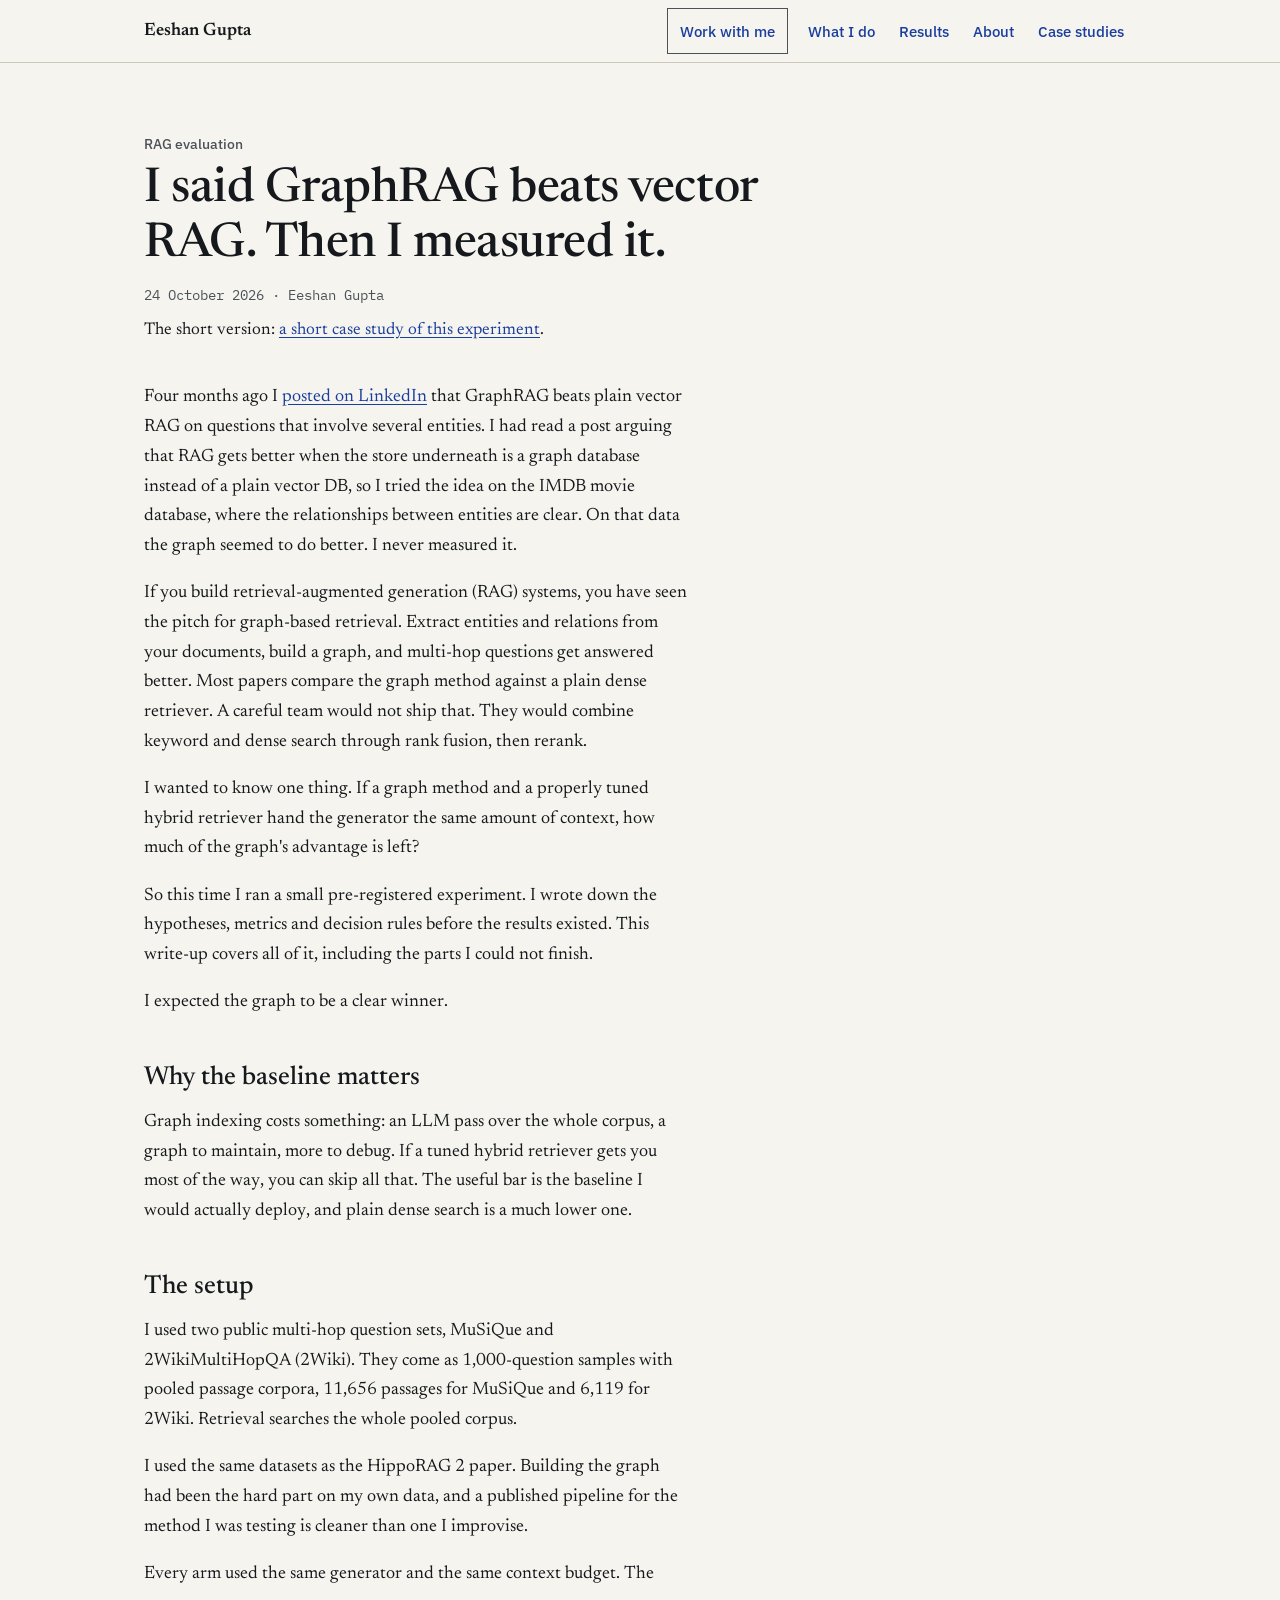
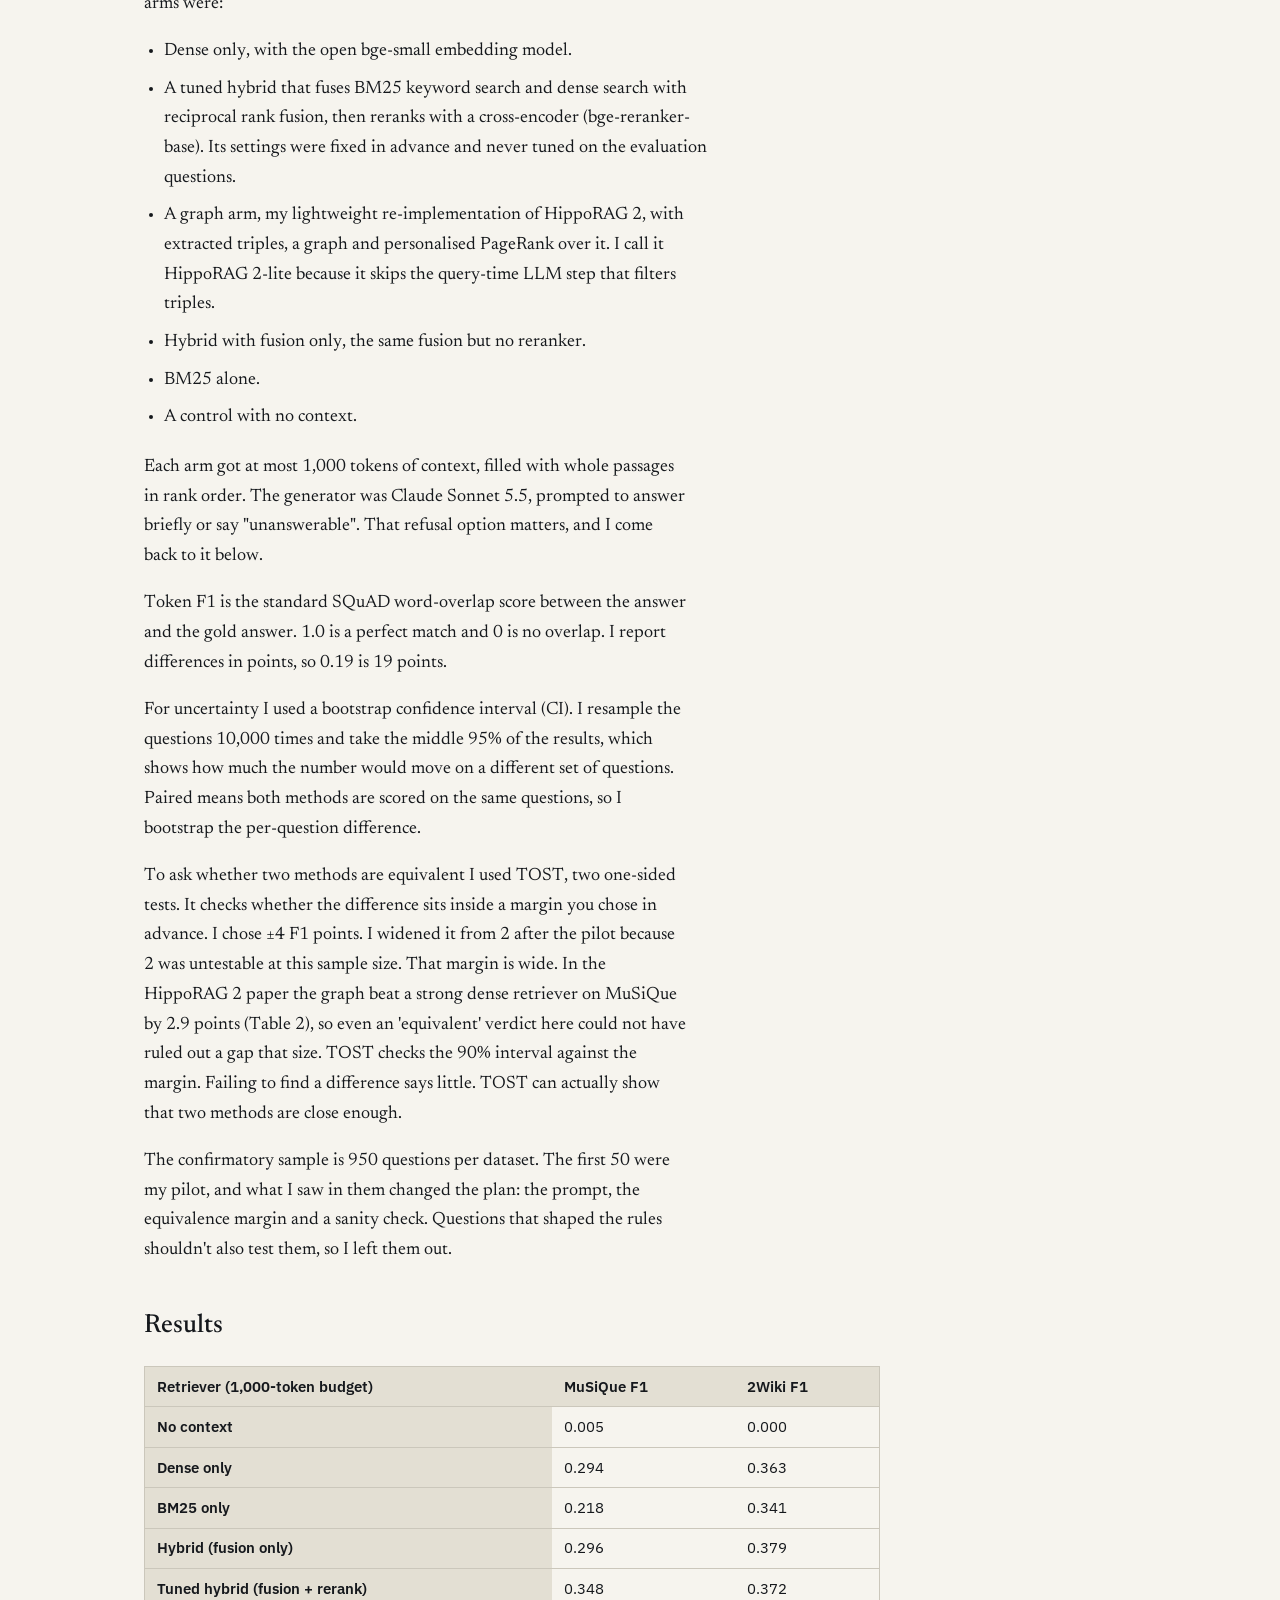
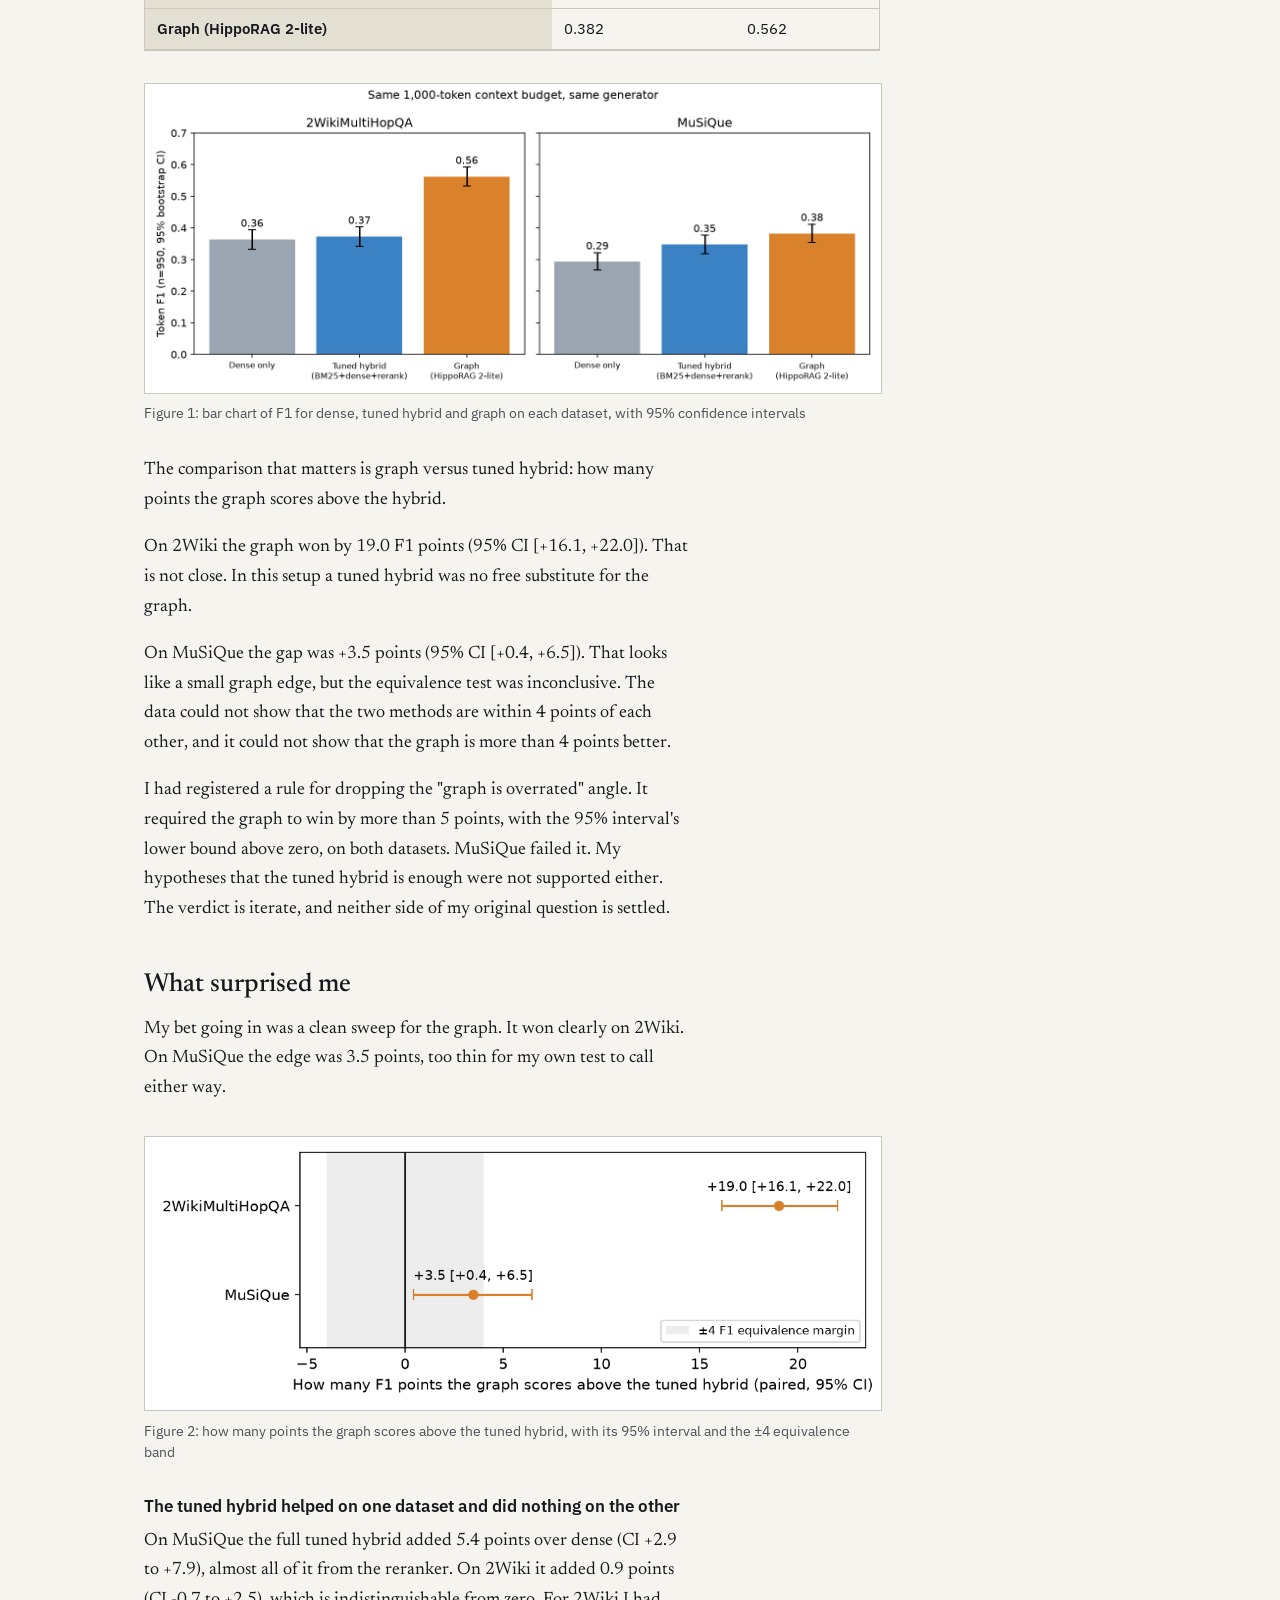
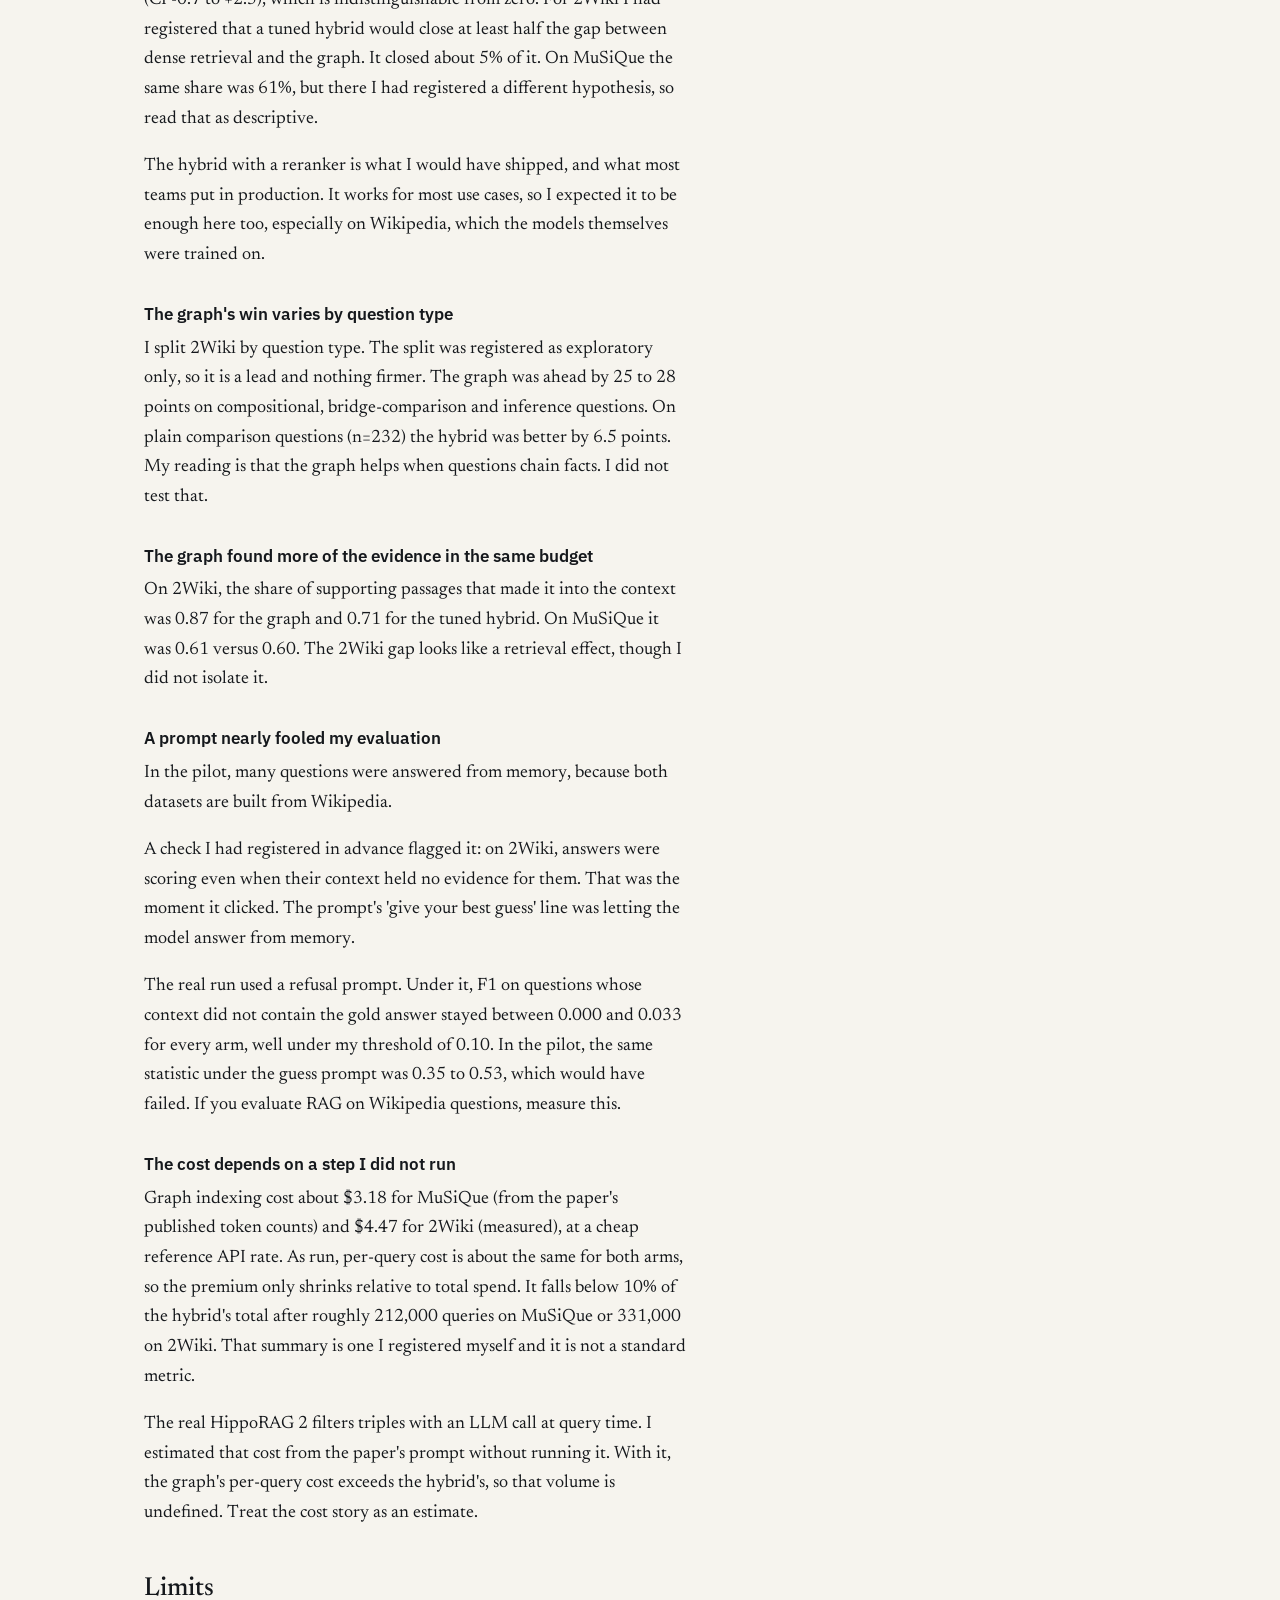
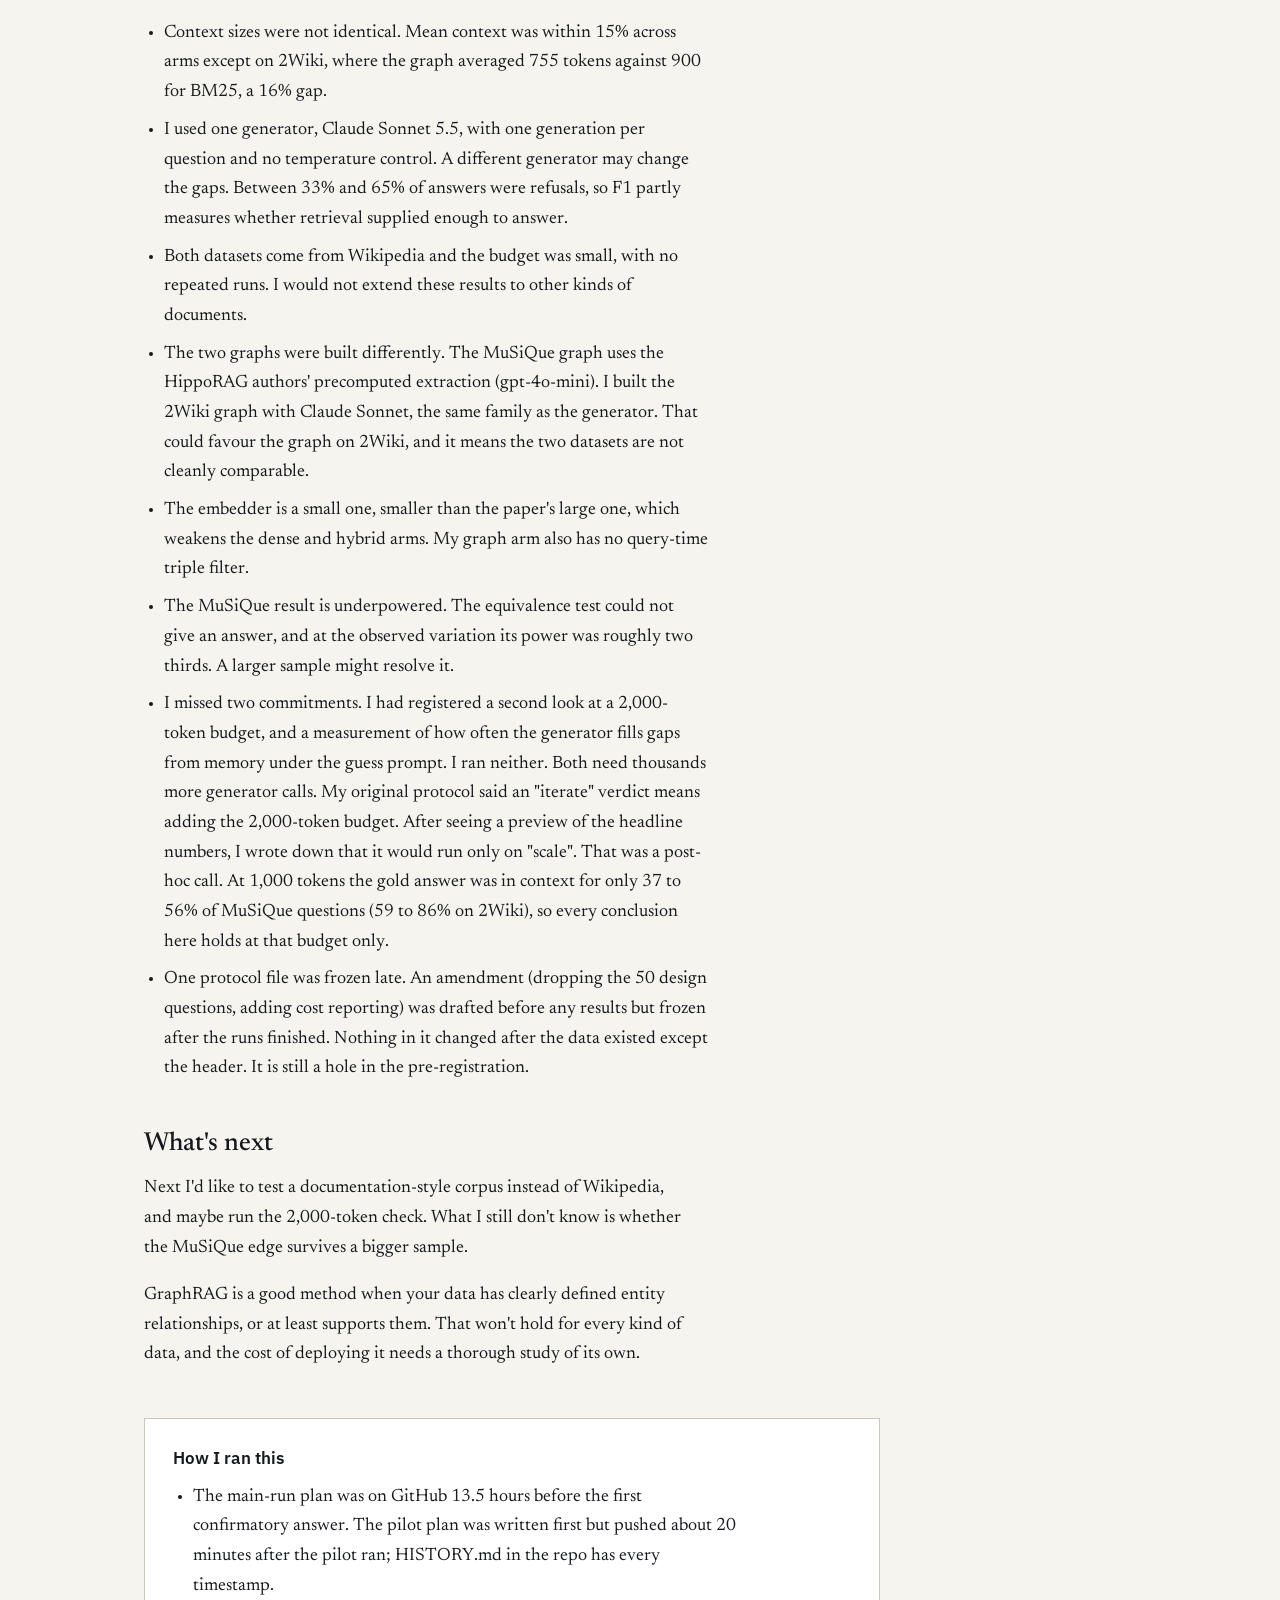
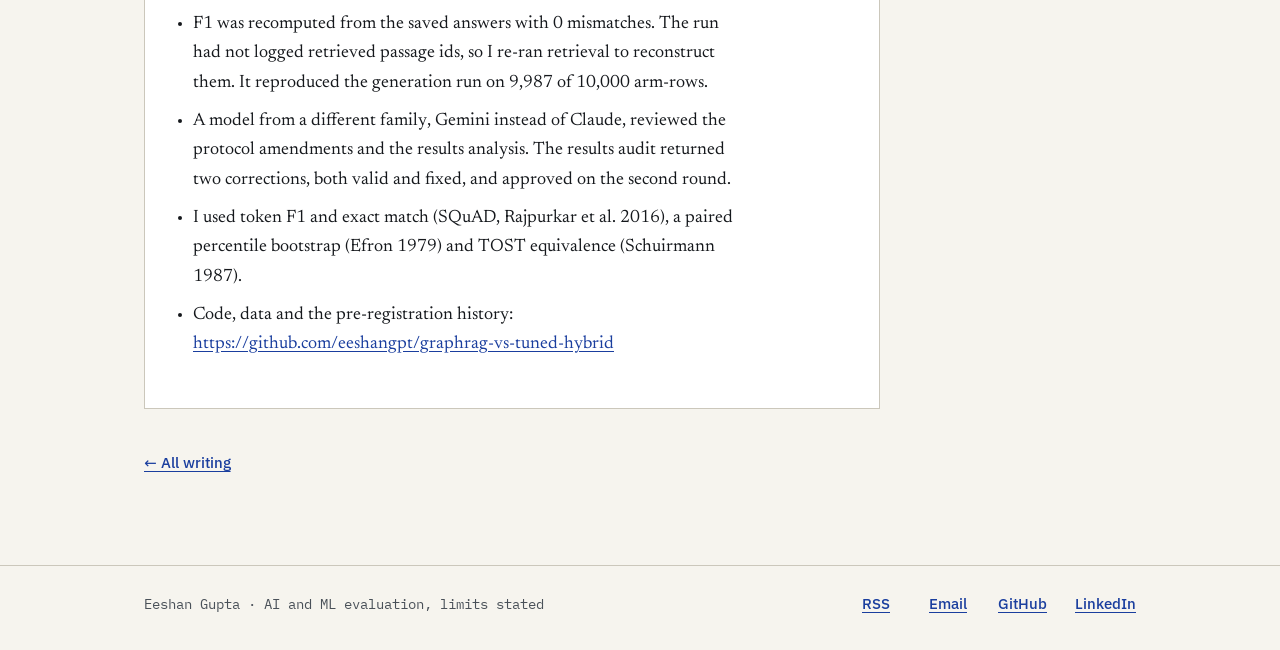
<file: writing/graphrag-vs-tuned-hybrid/index.html>
<!DOCTYPE html>
<html lang="en">
<head>
<meta charset="UTF-8">
<meta name="viewport" content="width=device-width, initial-scale=1.0">
<meta name="color-scheme" content="only light">
<script src="/script.js"></script>
<title>I said GraphRAG beats vector RAG. Then I measured it. — Eeshan Gupta</title>
<meta name="description" content="A small pre-registered experiment: when a graph retriever and a tuned hybrid retriever get the same context budget, how much of the graph advantage is left? +19.0 F1 points on 2WikiMultiHopQA, +3.5 on MuSiQue, with the limits stated.">
<link rel="canonical" href="https://eeshangupta.com/writing/graphrag-vs-tuned-hybrid/">
<link rel="alternate" type="application/rss+xml" title="Eeshan Gupta — Writing" href="https://eeshangupta.com/feed.xml">
<meta property="og:type" content="article">
<meta property="og:site_name" content="Eeshan Gupta">
<meta property="og:title" content="I said GraphRAG beats vector RAG. Then I measured it. — Eeshan Gupta">
<meta property="og:description" content="A small pre-registered experiment: when a graph retriever and a tuned hybrid retriever get the same context budget, how much of the graph advantage is left? +19.0 F1 points on 2WikiMultiHopQA, +3.5 on MuSiQue, with the limits stated.">
<meta property="og:url" content="https://eeshangupta.com/writing/graphrag-vs-tuned-hybrid/">
<meta property="og:image" content="https://eeshangupta.com/writing/graphrag-vs-tuned-hybrid/og-v2.png">
<meta property="og:image:width" content="1200">
<meta property="og:image:height" content="630">
<meta property="og:image:alt" content="How many F1 points the graph scores above the tuned hybrid, paired, on two datasets">
<meta name="twitter:card" content="summary_large_image">
<meta name="twitter:title" content="I said GraphRAG beats vector RAG. Then I measured it. — Eeshan Gupta">
<meta name="twitter:description" content="A small pre-registered experiment: when a graph retriever and a tuned hybrid retriever get the same context budget, how much of the graph advantage is left? +19.0 F1 points on 2WikiMultiHopQA, +3.5 on MuSiQue, with the limits stated.">
<meta name="twitter:image" content="https://eeshangupta.com/writing/graphrag-vs-tuned-hybrid/og-v2.png">
<link rel="alternate" type="text/markdown" href="https://eeshangupta.com/writing/graphrag-vs-tuned-hybrid/index.md">
<link rel="icon" href="/favicon.ico" sizes="32x32">
<link rel="icon" href="/favicon.svg" type="image/svg+xml">
<link rel="apple-touch-icon" href="/apple-touch-icon.png">
<link rel="preload" href="/fonts/newsreader-var-latin.woff2" as="font" type="font/woff2" crossorigin>
<link rel="preload" href="/fonts/ibm-plex-sans-var-latin.woff2" as="font" type="font/woff2" crossorigin>
<link rel="stylesheet" href="/styles.css">
<script type="application/ld+json">
{
  "@context": "https://schema.org",
  "@type": "TechArticle",
  "headline": "I said GraphRAG beats vector RAG. Then I measured it.",
  "description": "A small pre-registered experiment: when a graph retriever and a tuned hybrid retriever get the same context budget, how much of the graph advantage is left? +19.0 F1 points on 2WikiMultiHopQA, +3.5 on MuSiQue, with the limits stated.",
  "author": {
    "@type": "Person",
    "@id": "https://eeshangupta.com/#person",
    "name": "Eeshan Gupta",
    "url": "https://eeshangupta.com/"
  },
  "publisher": {
    "@id": "https://eeshangupta.com/#person"
  },
  "datePublished": "2026-10-24",
  "dateModified": "2026-10-28",
  "image": "https://eeshangupta.com/writing/graphrag-vs-tuned-hybrid/og-v2.png",
  "mainEntityOfPage": {
    "@type": "WebPage",
    "@id": "https://eeshangupta.com/writing/graphrag-vs-tuned-hybrid/"
  },
  "inLanguage": "en",
  "keywords": "GraphRAG, RAG evaluation, hybrid retrieval, HippoRAG 2, MuSiQue, 2WikiMultiHopQA, pre-registration",
  "isBasedOn": "https://github.com/eeshangpt/graphrag-vs-tuned-hybrid"
}
</script>
</head>
<body>
<div class="o1" style="width:100%;margin:0">
<div class="o1-root" style="background:var(--bg);color:var(--ink);font-family:'Newsreader',Georgia,serif;min-height:100%;overflow-wrap:break-word">
<header style="border-bottom:1px solid var(--rule)">
 <nav aria-label="Main" style="max-width:68rem;margin:0 auto;padding:0.5rem clamp(1rem,4vw,3rem);box-sizing:border-box;display:flex;flex-wrap:wrap;align-items:center;gap:0.25rem 0.5rem">
  <a class="c-navlink" href="/" style="display:inline-flex;align-items:center;min-height:44px;margin-right:auto;font:600 1.125rem/1 'Newsreader',Georgia,serif;color:var(--ink);text-decoration:none">Eeshan Gupta</a>
  <a class="c-navlink" href="/work/" style="display:inline-flex;align-items:center;min-height:44px;padding:0 0.75rem;font:500 0.9375rem/1 'IBM Plex Sans',system-ui,sans-serif;text-decoration:none;border:1px solid var(--mute);margin-left:0.5rem">Work with me</a>
  <button type="button" class="c-menubtn" aria-expanded="false" aria-controls="site-menu" style="align-items:center;min-height:44px;padding:0 0.75rem;font:500 0.9375rem/1 'IBM Plex Sans',system-ui,sans-serif;background:transparent;color:var(--ink);border:1px solid var(--mute);cursor:pointer"><span aria-hidden="true">☰</span>&nbsp;Menu</button>
  <div class="c-navgroup" id="site-menu" style="display:flex;flex-wrap:wrap;align-items:center">
   <a class="c-navlink" href="/#help" style="display:inline-flex;align-items:center;min-height:44px;padding:0 0.75rem;font:500 0.9375rem/1 'IBM Plex Sans',system-ui,sans-serif;text-decoration:none">What I do</a>
   <a class="c-navlink" href="/#results" style="display:inline-flex;align-items:center;min-height:44px;padding:0 0.75rem;font:500 0.9375rem/1 'IBM Plex Sans',system-ui,sans-serif;text-decoration:none">Results</a>
   <a class="c-navlink" href="/#about" style="display:inline-flex;align-items:center;min-height:44px;padding:0 0.75rem;font:500 0.9375rem/1 'IBM Plex Sans',system-ui,sans-serif;text-decoration:none">About</a>
   <a class="c-navlink" href="/case-studies/" style="display:inline-flex;align-items:center;min-height:44px;padding:0 0.75rem;font:500 0.9375rem/1 'IBM Plex Sans',system-ui,sans-serif;text-decoration:none">Case studies</a>
  </div>
 </nav>
</header>
<main class="article">
  <article class="article-inner">
    <header class="article-head">
      <p class="eyebrow">RAG evaluation</p>
      <h1>I said GraphRAG beats vector RAG. Then I measured it.</h1>
      <p class="article-meta"><time datetime="2026-10-24">24 October 2026</time> · Eeshan Gupta</p>
      <p class="article-case">The short version: <a href="/case-studies/graphrag/">a short case study of this experiment</a>.</p>
    </header>

    <!-- ARTICLE BODY START: replace everything up to ARTICLE BODY END with the final text -->
    <div class="article-body">
      <p>Four months ago I <a href="https://www.linkedin.com/feed/update/urn:li:activity:7468409125790711808/">posted on LinkedIn</a> that GraphRAG beats plain vector RAG on questions that involve several entities. I had read a post arguing that RAG gets better when the store underneath is a graph database instead of a plain vector DB, so I tried the idea on the IMDB movie database, where the relationships between entities are clear. On that data the graph seemed to do better. I never measured it.</p>

      <p>If you build retrieval-augmented generation (RAG) systems, you have seen the pitch for graph-based retrieval. Extract entities and relations from your documents, build a graph, and multi-hop questions get answered better. Most papers compare the graph method against a plain dense retriever. A careful team would not ship that. They would combine keyword and dense search through rank fusion, then rerank.</p>

      <p>I wanted to know one thing. If a graph method and a properly tuned hybrid retriever hand the generator the same amount of context, how much of the graph's advantage is left?</p>

      <p>So this time I ran a small pre-registered experiment. I wrote down the hypotheses, metrics and decision rules before the results existed. This write-up covers all of it, including the parts I could not finish.</p>

      <p>I expected the graph to be a clear winner.</p>

      <h2>Why the baseline matters</h2>

      <p>Graph indexing costs something: an LLM pass over the whole corpus, a graph to maintain, more to debug. If a tuned hybrid retriever gets you most of the way, you can skip all that. The useful bar is the baseline I would actually deploy, and plain dense search is a much lower one.</p>

      <h2>The setup</h2>

      <p>I used two public multi-hop question sets, MuSiQue and 2WikiMultiHopQA (2Wiki). They come as 1,000-question samples with pooled passage corpora, 11,656 passages for MuSiQue and 6,119 for 2Wiki. Retrieval searches the whole pooled corpus.</p>

      <p>I used the same datasets as the HippoRAG 2 paper. Building the graph had been the hard part on my own data, and a published pipeline for the method I was testing is cleaner than one I improvise.</p>

      <p>Every arm used the same generator and the same context budget. The arms were:</p>

      <ul>
        <li>Dense only, with the open bge-small embedding model.</li>
        <li>A tuned hybrid that fuses BM25 keyword search and dense search with reciprocal rank fusion, then reranks with a cross-encoder (bge-reranker-base). Its settings were fixed in advance and never tuned on the evaluation questions.</li>
        <li>A graph arm, my lightweight re-implementation of HippoRAG 2, with extracted triples, a graph and personalised PageRank over it. I call it HippoRAG 2-lite because it skips the query-time LLM step that filters triples.</li>
        <li>Hybrid with fusion only, the same fusion but no reranker.</li>
        <li>BM25 alone.</li>
        <li>A control with no context.</li>
      </ul>

      <p>Each arm got at most 1,000 tokens of context, filled with whole passages in rank order. The generator was Claude Sonnet 5.5, prompted to answer briefly or say "unanswerable". That refusal option matters, and I come back to it below.</p>

      <p>Token F1 is the standard SQuAD word-overlap score between the answer and the gold answer. 1.0 is a perfect match and 0 is no overlap. I report differences in points, so 0.19 is 19 points.</p>

      <p>For uncertainty I used a bootstrap confidence interval (CI). I resample the questions 10,000 times and take the middle 95% of the results, which shows how much the number would move on a different set of questions. Paired means both methods are scored on the same questions, so I bootstrap the per-question difference.</p>

      <p>To ask whether two methods are equivalent I used TOST, two one-sided tests. It checks whether the difference sits inside a margin you chose in advance. I chose ±4 F1 points. I widened it from 2 after the pilot because 2 was untestable at this sample size. That margin is wide. In the HippoRAG 2 paper the graph beat a strong dense retriever on MuSiQue by 2.9 points (Table 2), so even an 'equivalent' verdict here could not have ruled out a gap that size. TOST checks the 90% interval against the margin. Failing to find a difference says little. TOST can actually show that two methods are close enough.</p>

      <p>The confirmatory sample is 950 questions per dataset. The first 50 were my pilot, and what I saw in them changed the plan: the prompt, the equivalence margin and a sanity check. Questions that shaped the rules shouldn't also test them, so I left them out.</p>

      <h2>Results</h2>

      <div class="table-wrap">
      <table>
      <thead><tr><th scope="col">Retriever (1,000-token budget)</th><th scope="col">MuSiQue F1</th><th scope="col">2Wiki F1</th></tr></thead>
      <tbody>
      <tr><th scope="row">No context</th><td>0.005</td><td>0.000</td></tr>
      <tr><th scope="row">Dense only</th><td>0.294</td><td>0.363</td></tr>
      <tr><th scope="row">BM25 only</th><td>0.218</td><td>0.341</td></tr>
      <tr><th scope="row">Hybrid (fusion only)</th><td>0.296</td><td>0.379</td></tr>
      <tr><th scope="row">Tuned hybrid (fusion + rerank)</th><td>0.348</td><td>0.372</td></tr>
      <tr><th scope="row">Graph (HippoRAG 2-lite)</th><td>0.382</td><td>0.562</td></tr>
      </tbody>
      </table>
      </div>

      <figure>
        <img src="fig1-f1-by-arm.png" width="1500" height="630" alt="Bar chart of F1 for dense, tuned hybrid and graph retrieval on MuSiQue and 2Wiki, with 95% confidence intervals. The graph bar is far above on 2Wiki and slightly above on MuSiQue.">
        <figcaption>Figure 1: bar chart of F1 for dense, tuned hybrid and graph on each dataset, with 95% confidence intervals</figcaption>
      </figure>

      <p>The comparison that matters is graph versus tuned hybrid: how many points the graph scores above the hybrid.</p>

      <p>On 2Wiki the graph won by 19.0 F1 points (95% CI [+16.1, +22.0]). That is not close. In this setup a tuned hybrid was no free substitute for the graph.</p>

      <p>On MuSiQue the gap was +3.5 points (95% CI [+0.4, +6.5]). That looks like a small graph edge, but the equivalence test was inconclusive. The data could not show that the two methods are within 4 points of each other, and it could not show that the graph is more than 4 points better.</p>

      <p>I had registered a rule for dropping the "graph is overrated" angle. It required the graph to win by more than 5 points, with the 95% interval's lower bound above zero, on both datasets. MuSiQue failed it. My hypotheses that the tuned hybrid is enough were not supported either. The verdict is iterate, and neither side of my original question is settled.</p>

      <h2>What surprised me</h2>

      <p>My bet going in was a clean sweep for the graph. It won clearly on 2Wiki. On MuSiQue the edge was 3.5 points, too thin for my own test to call either way.</p>

      <figure>
        <img src="fig2-graph-minus-hybrid.png" width="1050" height="390" alt="How many F1 points the graph scores above the tuned hybrid (paired), with 95% intervals and the ±4 point equivalence band. The 2Wiki interval sits far right of the band; the MuSiQue interval overlaps its edge.">
        <figcaption>Figure 2: how many points the graph scores above the tuned hybrid, with its 95% interval and the ±4 equivalence band</figcaption>
      </figure>

      <h3>The tuned hybrid helped on one dataset and did nothing on the other</h3>

      <p>On MuSiQue the full tuned hybrid added 5.4 points over dense (CI +2.9 to +7.9), almost all of it from the reranker. On 2Wiki it added 0.9 points (CI -0.7 to +2.5), which is indistinguishable from zero. For 2Wiki I had registered that a tuned hybrid would close at least half the gap between dense retrieval and the graph. It closed about 5% of it. On MuSiQue the same share was 61%, but there I had registered a different hypothesis, so read that as descriptive.</p>

      <p>The hybrid with a reranker is what I would have shipped, and what most teams put in production. It works for most use cases, so I expected it to be enough here too, especially on Wikipedia, which the models themselves were trained on.</p>

      <h3>The graph's win varies by question type</h3>

      <p>I split 2Wiki by question type. The split was registered as exploratory only, so it is a lead and nothing firmer. The graph was ahead by 25 to 28 points on compositional, bridge-comparison and inference questions. On plain comparison questions (n=232) the hybrid was better by 6.5 points. My reading is that the graph helps when questions chain facts. I did not test that.</p>

      <h3>The graph found more of the evidence in the same budget</h3>

      <p>On 2Wiki, the share of supporting passages that made it into the context was 0.87 for the graph and 0.71 for the tuned hybrid. On MuSiQue it was 0.61 versus 0.60. The 2Wiki gap looks like a retrieval effect, though I did not isolate it.</p>

      <h3>A prompt nearly fooled my evaluation</h3>

      <p>In the pilot, many questions were answered from memory, because both datasets are built from Wikipedia.</p>

      <p>A check I had registered in advance flagged it: on 2Wiki, answers were scoring even when their context held no evidence for them. That was the moment it clicked. The prompt's 'give your best guess' line was letting the model answer from memory.</p>

      <p>The real run used a refusal prompt. Under it, F1 on questions whose context did not contain the gold answer stayed between 0.000 and 0.033 for every arm, well under my threshold of 0.10. In the pilot, the same statistic under the guess prompt was 0.35 to 0.53, which would have failed. If you evaluate RAG on Wikipedia questions, measure this.</p>

      <h3>The cost depends on a step I did not run</h3>

      <p>Graph indexing cost about $3.18 for MuSiQue (from the paper's published token counts) and $4.47 for 2Wiki (measured), at a cheap reference API rate. As run, per-query cost is about the same for both arms, so the premium only shrinks relative to total spend. It falls below 10% of the hybrid's total after roughly 212,000 queries on MuSiQue or 331,000 on 2Wiki. That summary is one I registered myself and it is not a standard metric.</p>

      <p>The real HippoRAG 2 filters triples with an LLM call at query time. I estimated that cost from the paper's prompt without running it. With it, the graph's per-query cost exceeds the hybrid's, so that volume is undefined. Treat the cost story as an estimate.</p>

      <h2>Limits</h2>

      <ul>
        <li>Context sizes were not identical. Mean context was within 15% across arms except on 2Wiki, where the graph averaged 755 tokens against 900 for BM25, a 16% gap.</li>
        <li>I used one generator, Claude Sonnet 5.5, with one generation per question and no temperature control. A different generator may change the gaps. Between 33% and 65% of answers were refusals, so F1 partly measures whether retrieval supplied enough to answer.</li>
        <li>Both datasets come from Wikipedia and the budget was small, with no repeated runs. I would not extend these results to other kinds of documents.</li>
        <li>The two graphs were built differently. The MuSiQue graph uses the HippoRAG authors' precomputed extraction (gpt-4o-mini). I built the 2Wiki graph with Claude Sonnet, the same family as the generator. That could favour the graph on 2Wiki, and it means the two datasets are not cleanly comparable.</li>
        <li>The embedder is a small one, smaller than the paper's large one, which weakens the dense and hybrid arms. My graph arm also has no query-time triple filter.</li>
        <li>The MuSiQue result is underpowered. The equivalence test could not give an answer, and at the observed variation its power was roughly two thirds. A larger sample might resolve it.</li>
        <li>I missed two commitments. I had registered a second look at a 2,000-token budget, and a measurement of how often the generator fills gaps from memory under the guess prompt. I ran neither. Both need thousands more generator calls. My original protocol said an "iterate" verdict means adding the 2,000-token budget. After seeing a preview of the headline numbers, I wrote down that it would run only on "scale". That was a post-hoc call. At 1,000 tokens the gold answer was in context for only 37 to 56% of MuSiQue questions (59 to 86% on 2Wiki), so every conclusion here holds at that budget only.</li>
        <li>One protocol file was frozen late. An amendment (dropping the 50 design questions, adding cost reporting) was drafted before any results but frozen after the runs finished. Nothing in it changed after the data existed except the header. It is still a hole in the pre-registration.</li>
      </ul>

      <h2>What's next</h2>

      <p>Next I'd like to test a documentation-style corpus instead of Wikipedia, and maybe run the 2,000-token check. What I still don't know is whether the MuSiQue edge survives a bigger sample.</p>

      <p>GraphRAG is a good method when your data has clearly defined entity relationships, or at least supports them. That won't hold for every kind of data, and the cost of deploying it needs a thorough study of its own.</p>
    </div>
    <!-- ARTICLE BODY END -->

    <!-- BOX START -->
    <aside class="article-box article-body">
      <h2 class="box-title">How I ran this</h2>

      <ul>
        <li>The main-run plan was on GitHub 13.5 hours before the first confirmatory answer. The pilot plan was written first but pushed about 20 minutes after the pilot ran; HISTORY.md in the repo has every timestamp.</li>
        <li>F1 was recomputed from the saved answers with 0 mismatches. The run had not logged retrieved passage ids, so I re-ran retrieval to reconstruct them. It reproduced the generation run on 9,987 of 10,000 arm-rows.</li>
        <li>A model from a different family, Gemini instead of Claude, reviewed the protocol amendments and the results analysis. The results audit returned two corrections, both valid and fixed, and approved on the second round.</li>
        <li>I used token F1 and exact match (SQuAD, Rajpurkar et al. 2016), a paired percentile bootstrap (Efron 1979) and TOST equivalence (Schuirmann 1987).</li>
        <li>Code, data and the pre-registration history: <a href="https://github.com/eeshangpt/graphrag-vs-tuned-hybrid">https://github.com/eeshangpt/graphrag-vs-tuned-hybrid</a></li>
      </ul>
    </aside>
    <!-- BOX END -->

    <a href="/writing/" class="article-back">&larr; All writing</a>
  </article>
</main>
<footer style="border-top:1px solid var(--rule)">
 <div style="max-width:68rem;margin:0 auto;padding:0 clamp(1rem,4vw,3rem);box-sizing:border-box;display:flex;flex-wrap:wrap;gap:0.25rem 2rem;align-items:center;justify-content:space-between;padding-top:1rem;padding-bottom:1.5rem">
  <p style="font:400 0.875rem/1.5 'IBM Plex Mono',ui-monospace,monospace;color:var(--mute);margin:0">Eeshan Gupta · AI and ML evaluation, limits stated</p>
  <p style="margin:0;display:flex;flex-wrap:wrap;gap:0 1.75rem">
   <a href="/feed.xml" style="display:inline-flex;align-items:center;justify-content:center;min-height:44px;min-width:44px;font:500 0.9375rem/1.3 'IBM Plex Sans',system-ui,sans-serif">RSS</a>
   <a href="mailto:hello@eeshangupta.com" style="display:inline-flex;align-items:center;justify-content:center;min-height:44px;min-width:44px;font:500 0.9375rem/1.3 'IBM Plex Sans',system-ui,sans-serif">Email</a>
   <a href="https://github.com/eeshangpt" style="display:inline-flex;align-items:center;min-height:44px;font:500 0.9375rem/1.3 'IBM Plex Sans',system-ui,sans-serif">GitHub</a>
   <a href="https://www.linkedin.com/in/eeshangpt/" style="display:inline-flex;align-items:center;min-height:44px;font:500 0.9375rem/1.3 'IBM Plex Sans',system-ui,sans-serif">LinkedIn</a>
  </p>
 </div>
</footer>
</div>
</div>

<script data-goatcounter="https://eeshangpt.goatcounter.com/count" async src="https://gc.zgo.at/count.js"></script>

</body>
</html>
</file>
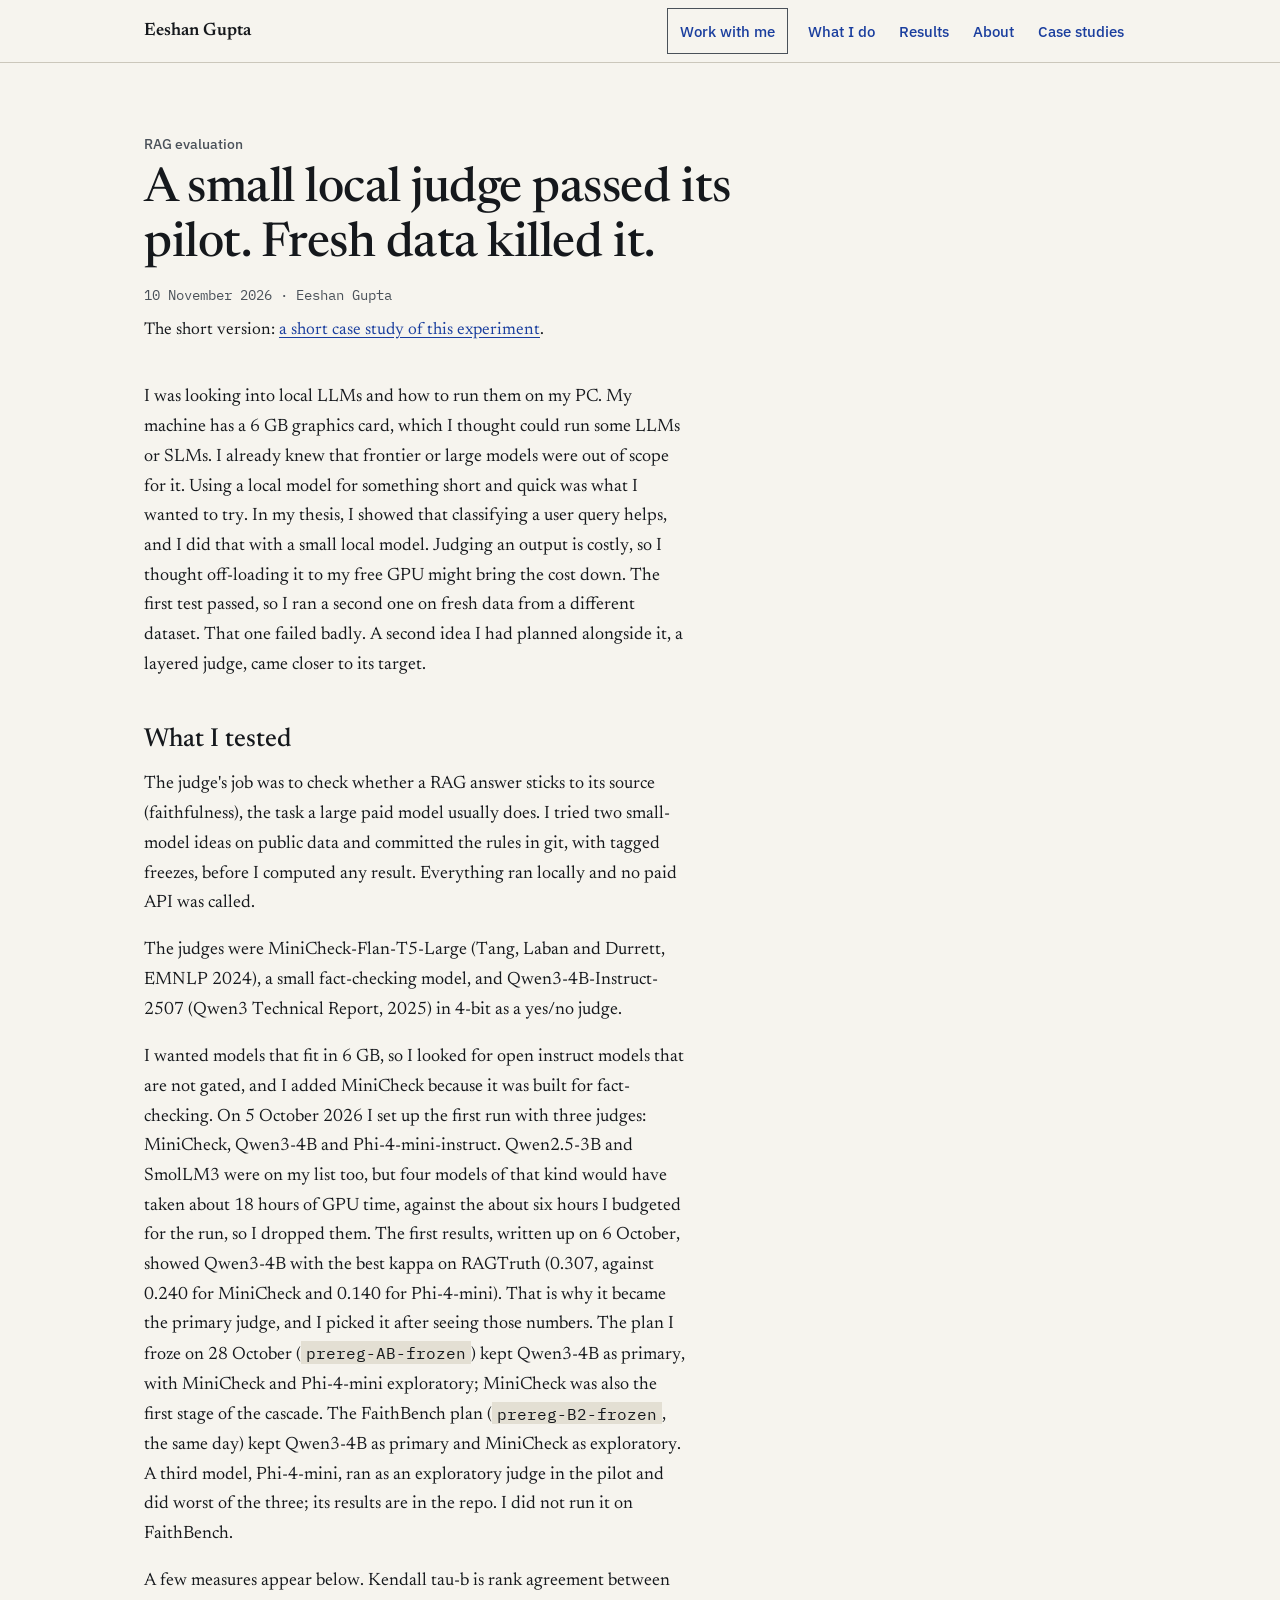
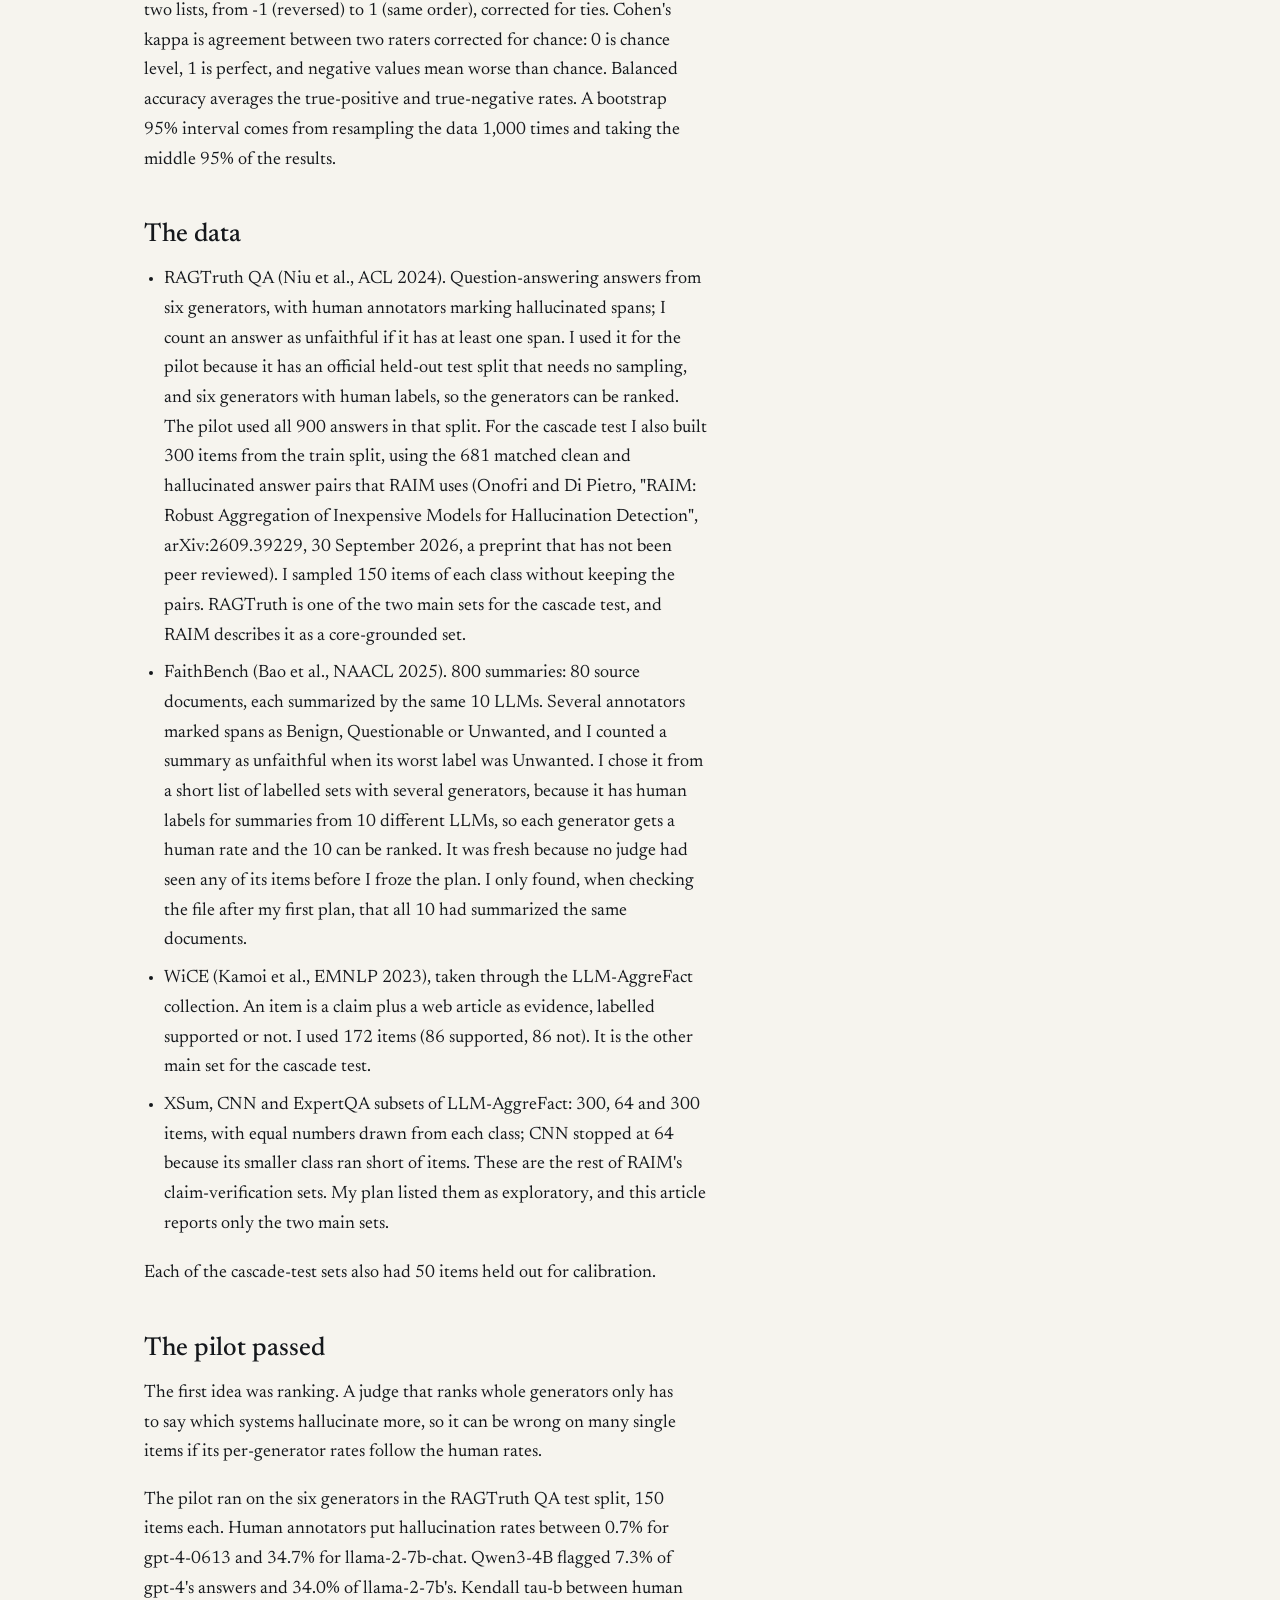
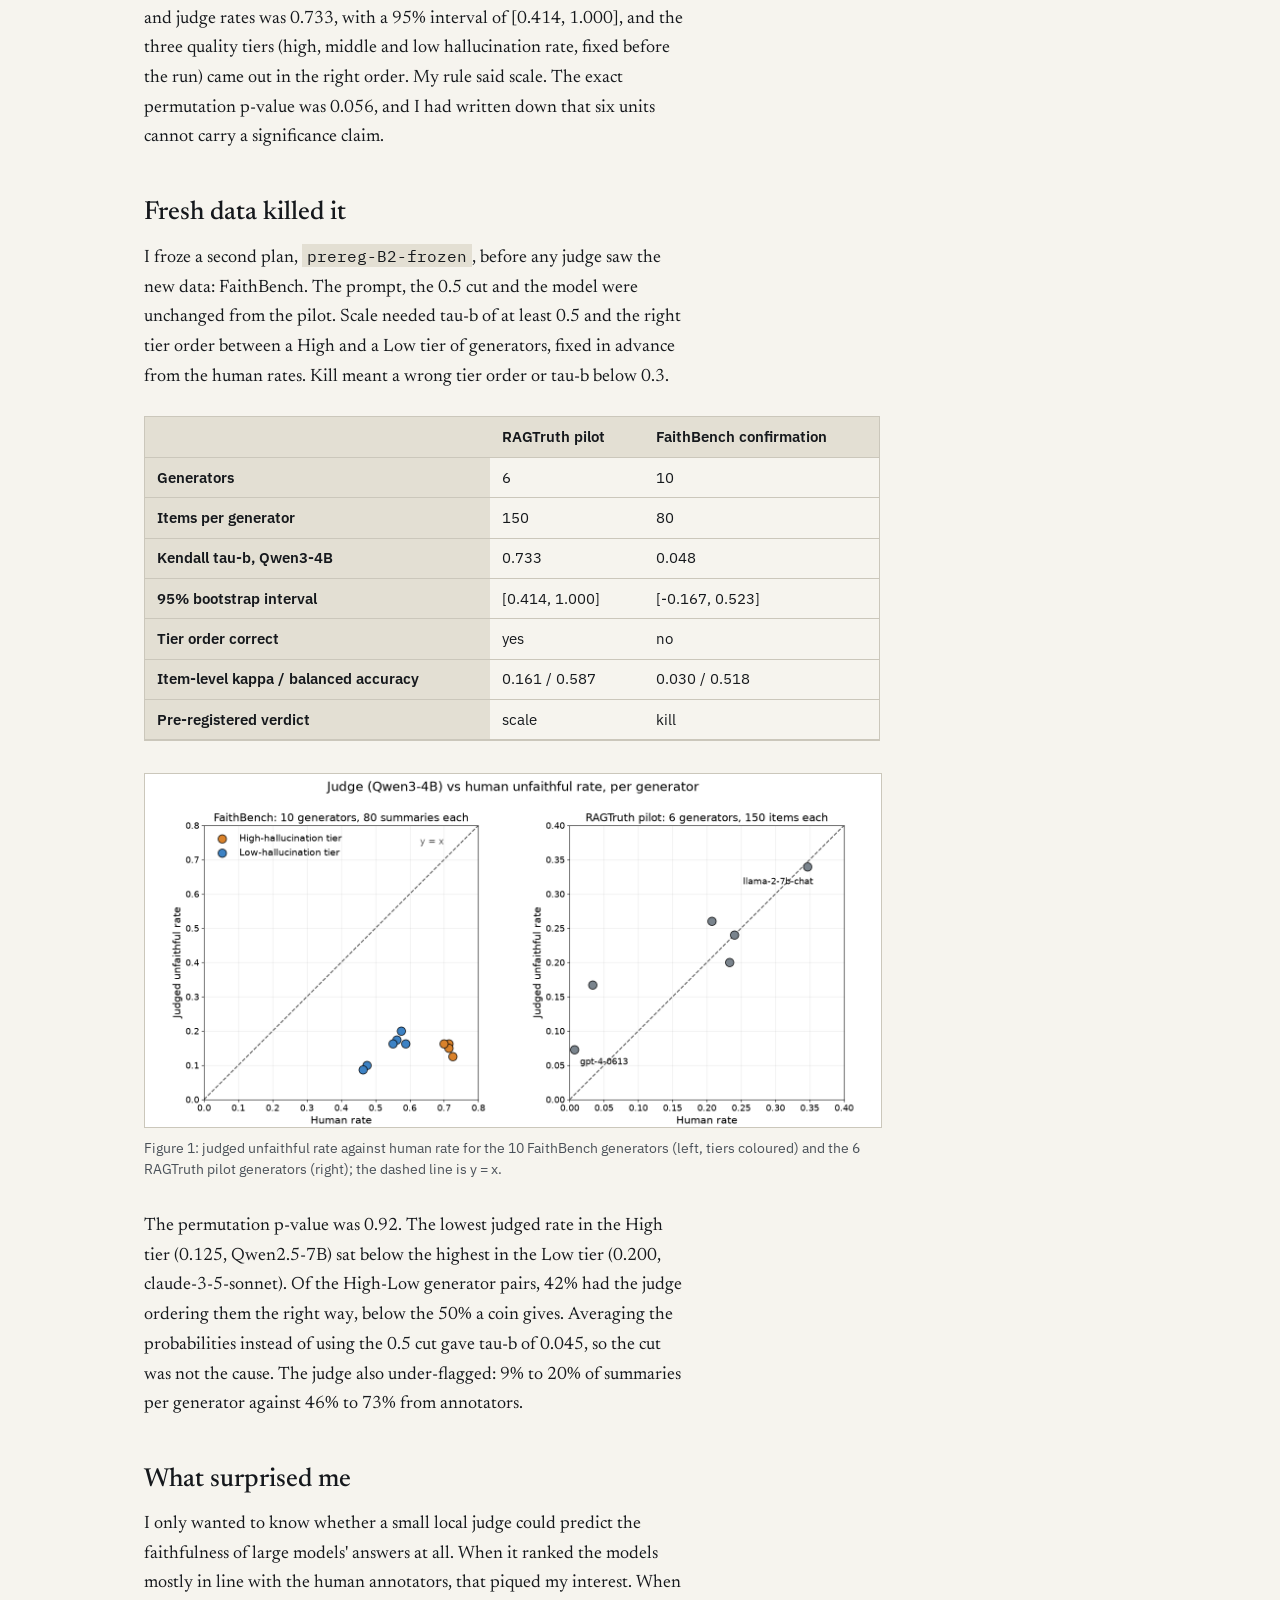
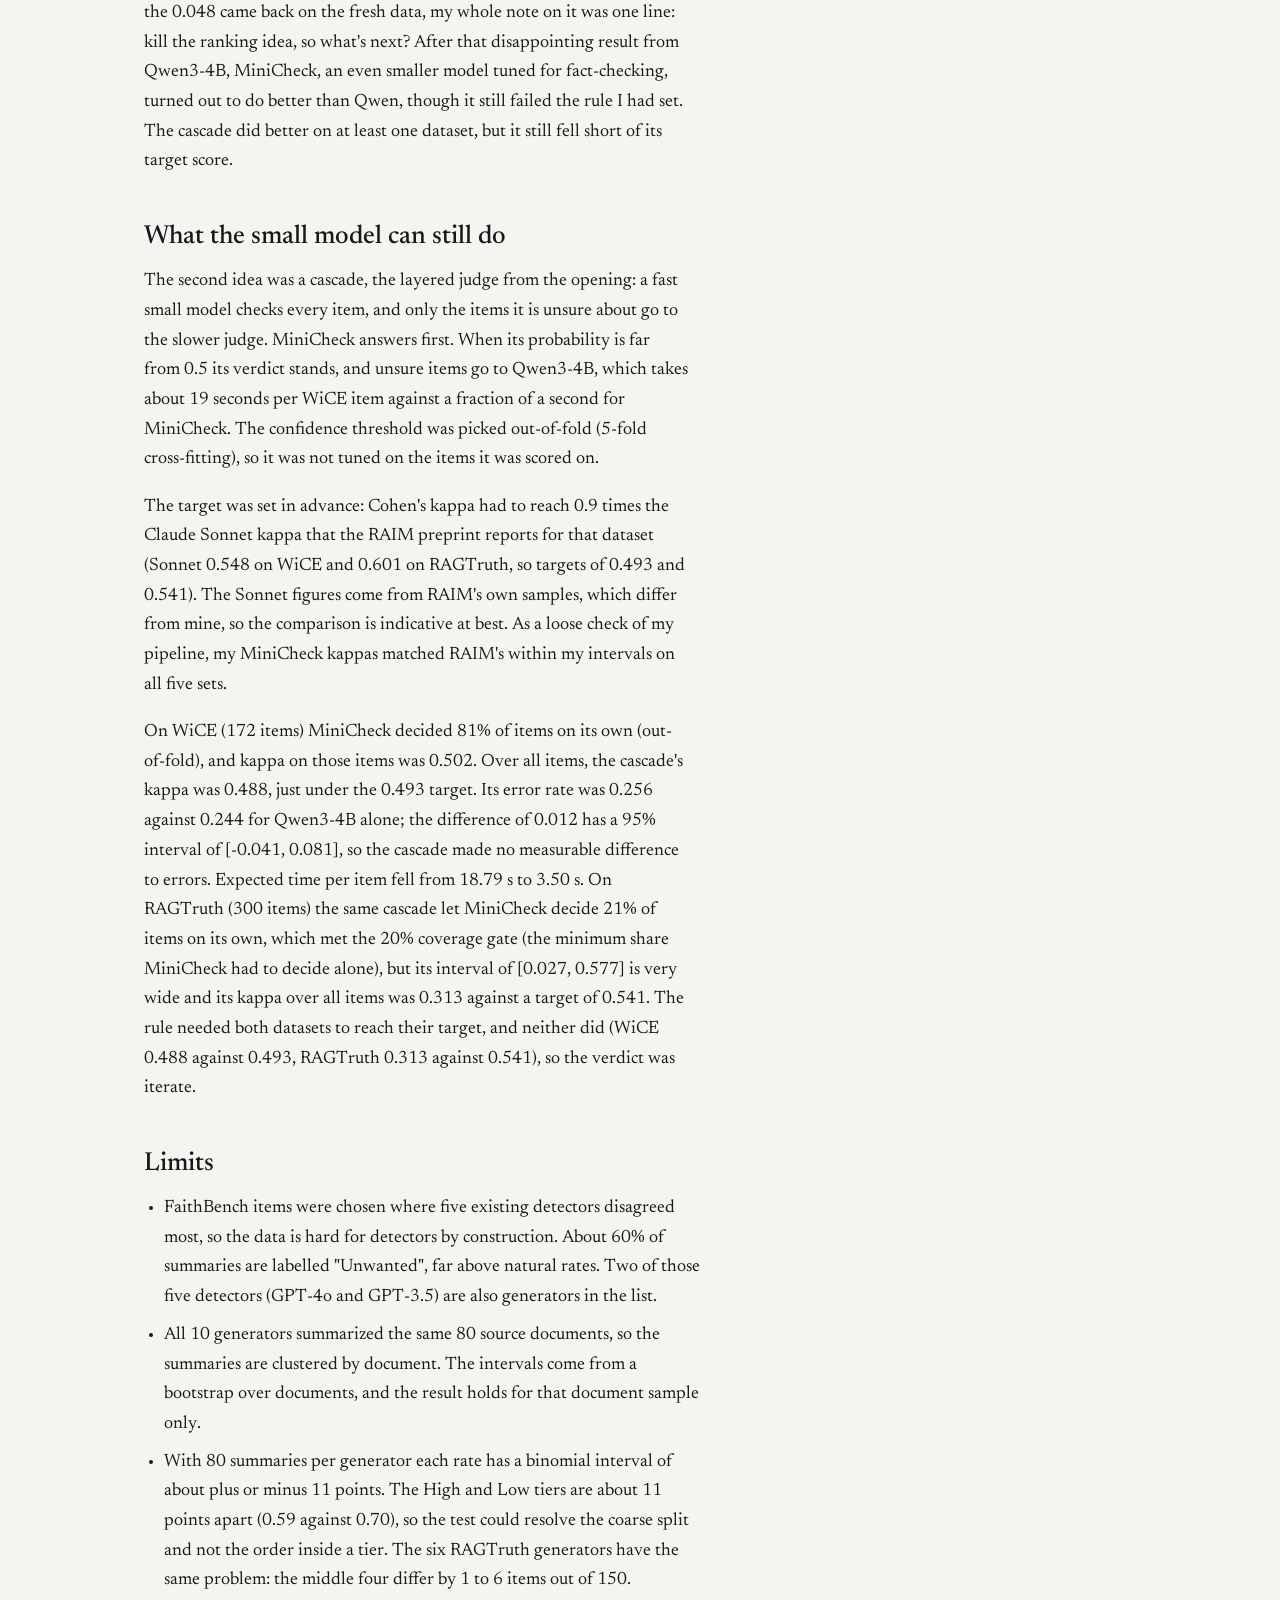
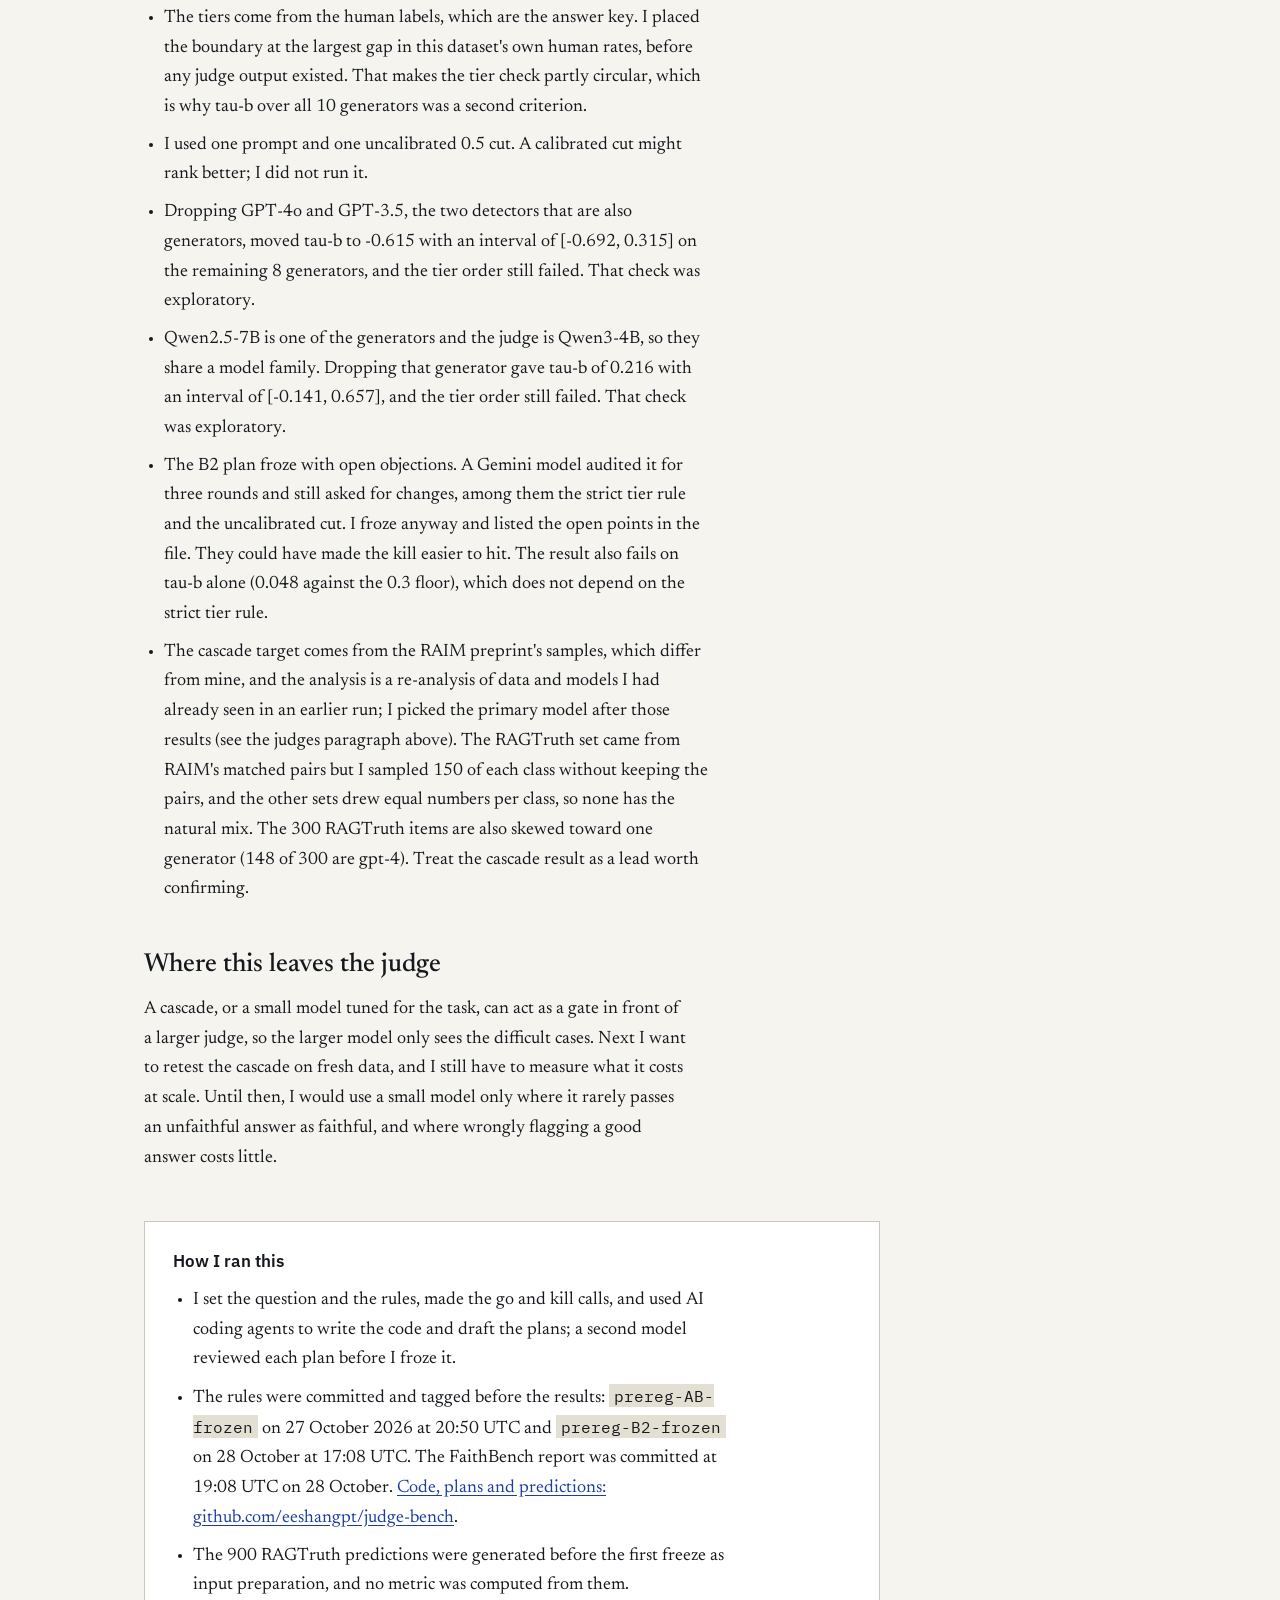
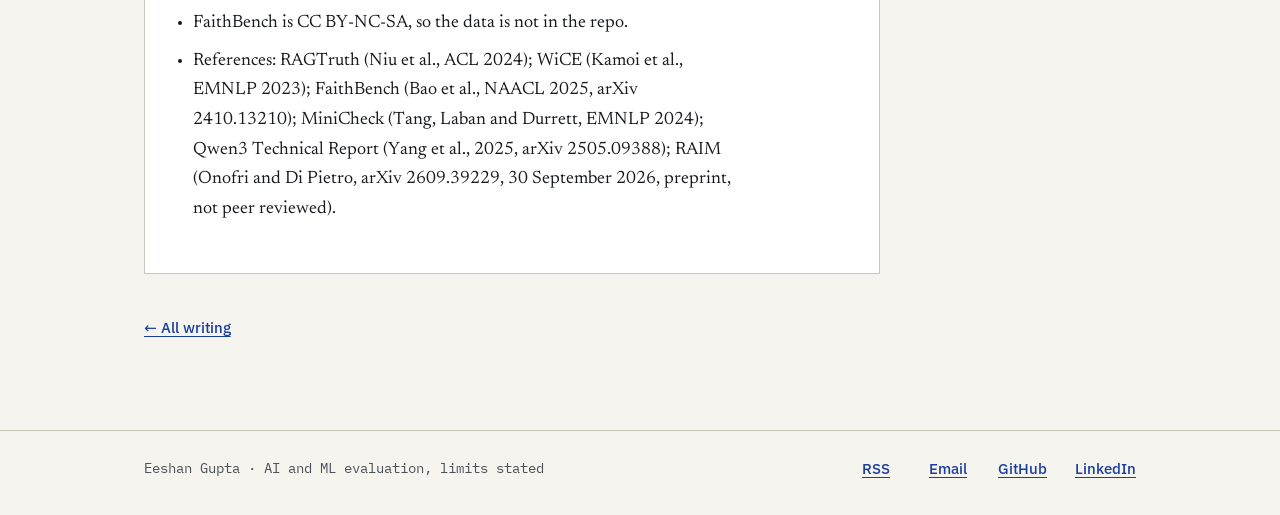
<file: writing/small-judge-fresh-data/index.html>
<!DOCTYPE html>
<html lang="en">
<head>
<meta charset="UTF-8">
<meta name="viewport" content="width=device-width, initial-scale=1.0">
<meta name="color-scheme" content="only light">
<script src="/script.js"></script>
<title>A small local judge passed its pilot. Fresh data killed it. — Eeshan Gupta</title>
<meta name="description" content="A small local model judged whether RAG answers stick to their source. It ranked six generators correctly in a pilot (Kendall tau-b 0.733) and failed on fresh data (0.048). The cascade idea survived on one dataset.">
<link rel="canonical" href="https://eeshangupta.com/writing/small-judge-fresh-data/">
<link rel="alternate" type="application/rss+xml" title="Eeshan Gupta — Writing" href="https://eeshangupta.com/feed.xml">
<meta property="og:type" content="article">
<meta property="og:site_name" content="Eeshan Gupta">
<meta property="og:title" content="A small local judge passed its pilot. Fresh data killed it. — Eeshan Gupta">
<meta property="og:description" content="A small local model judged whether RAG answers stick to their source. It ranked six generators correctly in a pilot (Kendall tau-b 0.733) and failed on fresh data (0.048). The cascade idea survived on one dataset.">
<meta property="og:url" content="https://eeshangupta.com/writing/small-judge-fresh-data/">
<meta property="og:image" content="https://eeshangupta.com/writing/small-judge-fresh-data/og.png">
<meta property="og:image:width" content="1200">
<meta property="og:image:height" content="630">
<meta property="og:image:alt" content="Two scatter plots of judged against human unfaithful rate. For 10 FaithBench generators the judge sits far below the line; for 6 RAGTruth generators it sits close to it.">
<meta name="twitter:card" content="summary_large_image">
<meta name="twitter:title" content="A small local judge passed its pilot. Fresh data killed it. — Eeshan Gupta">
<meta name="twitter:description" content="A small local model judged whether RAG answers stick to their source. It ranked six generators correctly in a pilot (Kendall tau-b 0.733) and failed on fresh data (0.048). The cascade idea survived on one dataset.">
<meta name="twitter:image" content="https://eeshangupta.com/writing/small-judge-fresh-data/og.png">
<link rel="alternate" type="text/markdown" href="https://eeshangupta.com/writing/small-judge-fresh-data/index.md">
<link rel="icon" href="/favicon.ico" sizes="32x32">
<link rel="icon" href="/favicon.svg" type="image/svg+xml">
<link rel="apple-touch-icon" href="/apple-touch-icon.png">
<link rel="preload" href="/fonts/newsreader-var-latin.woff2" as="font" type="font/woff2" crossorigin>
<link rel="preload" href="/fonts/ibm-plex-sans-var-latin.woff2" as="font" type="font/woff2" crossorigin>
<link rel="stylesheet" href="/styles.css">
<script type="application/ld+json">
{
  "@context": "https://schema.org",
  "@type": "TechArticle",
  "headline": "A small local judge passed its pilot. Fresh data killed it.",
  "description": "A small local model judged whether RAG answers stick to their source. It ranked six generators correctly in a pilot (Kendall tau-b 0.733) and failed on fresh data (0.048). The cascade idea survived on one dataset.",
  "author": {
    "@type": "Person",
    "@id": "https://eeshangupta.com/#person",
    "name": "Eeshan Gupta",
    "url": "https://eeshangupta.com/"
  },
  "publisher": {
    "@id": "https://eeshangupta.com/#person"
  },
  "datePublished": "2026-11-10",
  "dateModified": "2026-11-10",
  "image": "https://eeshangupta.com/writing/small-judge-fresh-data/og.png",
  "mainEntityOfPage": {
    "@type": "WebPage",
    "@id": "https://eeshangupta.com/writing/small-judge-fresh-data/"
  },
  "inLanguage": "en",
  "keywords": "LLM-as-judge, faithfulness, small language models, FaithBench, RAGTruth, WiCE, pre-registration",
  "isBasedOn": "https://github.com/eeshangpt/judge-bench"
}
</script>
</head>
<body>
<div class="o1" style="width:100%;margin:0">
<div class="o1-root" style="background:var(--bg);color:var(--ink);font-family:'Newsreader',Georgia,serif;min-height:100%;overflow-wrap:break-word">
<header style="border-bottom:1px solid var(--rule)">
 <nav aria-label="Main" style="max-width:68rem;margin:0 auto;padding:0.5rem clamp(1rem,4vw,3rem);box-sizing:border-box;display:flex;flex-wrap:wrap;align-items:center;gap:0.25rem 0.5rem">
  <a class="c-navlink" href="/" style="display:inline-flex;align-items:center;min-height:44px;margin-right:auto;font:600 1.125rem/1 'Newsreader',Georgia,serif;color:var(--ink);text-decoration:none">Eeshan Gupta</a>
  <a class="c-navlink" href="/work/" style="display:inline-flex;align-items:center;min-height:44px;padding:0 0.75rem;font:500 0.9375rem/1 'IBM Plex Sans',system-ui,sans-serif;text-decoration:none;border:1px solid var(--mute);margin-left:0.5rem">Work with me</a>
  <button type="button" class="c-menubtn" aria-expanded="false" aria-controls="site-menu" style="align-items:center;min-height:44px;padding:0 0.75rem;font:500 0.9375rem/1 'IBM Plex Sans',system-ui,sans-serif;background:transparent;color:var(--ink);border:1px solid var(--mute);cursor:pointer"><span aria-hidden="true">☰</span>&nbsp;Menu</button>
  <div class="c-navgroup" id="site-menu" style="display:flex;flex-wrap:wrap;align-items:center">
   <a class="c-navlink" href="/#help" style="display:inline-flex;align-items:center;min-height:44px;padding:0 0.75rem;font:500 0.9375rem/1 'IBM Plex Sans',system-ui,sans-serif;text-decoration:none">What I do</a>
   <a class="c-navlink" href="/#results" style="display:inline-flex;align-items:center;min-height:44px;padding:0 0.75rem;font:500 0.9375rem/1 'IBM Plex Sans',system-ui,sans-serif;text-decoration:none">Results</a>
   <a class="c-navlink" href="/#about" style="display:inline-flex;align-items:center;min-height:44px;padding:0 0.75rem;font:500 0.9375rem/1 'IBM Plex Sans',system-ui,sans-serif;text-decoration:none">About</a>
   <a class="c-navlink" href="/case-studies/" style="display:inline-flex;align-items:center;min-height:44px;padding:0 0.75rem;font:500 0.9375rem/1 'IBM Plex Sans',system-ui,sans-serif;text-decoration:none">Case studies</a>
  </div>
 </nav>
</header>
<main class="article">
  <article class="article-inner">
    <header class="article-head">
      <p class="eyebrow">RAG evaluation</p>
      <h1>A small local judge passed its pilot. Fresh data killed it.</h1>
      <p class="article-meta"><time datetime="2026-11-10">10 November 2026</time> · Eeshan Gupta</p>
      <p class="article-case">The short version: <a href="/case-studies/small-judge/">a short case study of this experiment</a>.</p>
    </header>

    <!-- ARTICLE BODY START -->
    <div class="article-body">
<p>I was looking into local LLMs and how to run them on my PC. My machine has a 6 GB graphics card, which I thought could run some LLMs or SLMs. I already knew that frontier or large models were out of scope for it. Using a local model for something short and quick was what I wanted to try. In my thesis, I showed that classifying a user query helps, and I did that with a small local model. Judging an output is costly, so I thought off-loading it to my free GPU might bring the cost down. The first test passed, so I ran a second one on fresh data from a different dataset. That one failed badly. A second idea I had planned alongside it, a layered judge, came closer to its target.</p>

<h2>What I tested</h2>

<p>The judge's job was to check whether a RAG answer sticks to its source (faithfulness), the task a large paid model usually does. I tried two small-model ideas on public data and committed the rules in git, with tagged freezes, before I computed any result. Everything ran locally and no paid API was called.</p>

<p>The judges were MiniCheck-Flan-T5-Large (Tang, Laban and Durrett, EMNLP 2024), a small fact-checking model, and Qwen3-4B-Instruct-2507 (Qwen3 Technical Report, 2025) in 4-bit as a yes/no judge.</p>

<p>I wanted models that fit in 6 GB, so I looked for open instruct models that are not gated, and I added MiniCheck because it was built for fact-checking. On 5 October 2026 I set up the first run with three judges: MiniCheck, Qwen3-4B and Phi-4-mini-instruct. Qwen2.5-3B and SmolLM3 were on my list too, but four models of that kind would have taken about 18 hours of GPU time, against the about six hours I budgeted for the run, so I dropped them. The first results, written up on 6 October, showed Qwen3-4B with the best kappa on RAGTruth (0.307, against 0.240 for MiniCheck and 0.140 for Phi-4-mini). That is why it became the primary judge, and I picked it after seeing those numbers. The plan I froze on 28 October (<code>prereg-AB-frozen</code>) kept Qwen3-4B as primary, with MiniCheck and Phi-4-mini exploratory; MiniCheck was also the first stage of the cascade. The FaithBench plan (<code>prereg-B2-frozen</code>, the same day) kept Qwen3-4B as primary and MiniCheck as exploratory. A third model, Phi-4-mini, ran as an exploratory judge in the pilot and did worst of the three; its results are in the repo. I did not run it on FaithBench.</p>

<p>A few measures appear below. Kendall tau-b is rank agreement between two lists, from -1 (reversed) to 1 (same order), corrected for ties. Cohen's kappa is agreement between two raters corrected for chance: 0 is chance level, 1 is perfect, and negative values mean worse than chance. Balanced accuracy averages the true-positive and true-negative rates. A bootstrap 95% interval comes from resampling the data 1,000 times and taking the middle 95% of the results.</p>

<h2>The data</h2>

<ul>
  <li>RAGTruth QA (Niu et al., ACL 2024). Question-answering answers from six generators, with human annotators marking hallucinated spans; I count an answer as unfaithful if it has at least one span. I used it for the pilot because it has an official held-out test split that needs no sampling, and six generators with human labels, so the generators can be ranked. The pilot used all 900 answers in that split. For the cascade test I also built 300 items from the train split, using the 681 matched clean and hallucinated answer pairs that RAIM uses (Onofri and Di Pietro, "RAIM: Robust Aggregation of Inexpensive Models for Hallucination Detection", arXiv:2609.39229, 30 September 2026, a preprint that has not been peer reviewed). I sampled 150 items of each class without keeping the pairs. RAGTruth is one of the two main sets for the cascade test, and RAIM describes it as a core-grounded set.</li>
  <li>FaithBench (Bao et al., NAACL 2025). 800 summaries: 80 source documents, each summarized by the same 10 LLMs. Several annotators marked spans as Benign, Questionable or Unwanted, and I counted a summary as unfaithful when its worst label was Unwanted. I chose it from a short list of labelled sets with several generators, because it has human labels for summaries from 10 different LLMs, so each generator gets a human rate and the 10 can be ranked. It was fresh because no judge had seen any of its items before I froze the plan. I only found, when checking the file after my first plan, that all 10 had summarized the same documents.</li>
  <li>WiCE (Kamoi et al., EMNLP 2023), taken through the LLM-AggreFact collection. An item is a claim plus a web article as evidence, labelled supported or not. I used 172 items (86 supported, 86 not). It is the other main set for the cascade test.</li>
  <li>XSum, CNN and ExpertQA subsets of LLM-AggreFact: 300, 64 and 300 items, with equal numbers drawn from each class; CNN stopped at 64 because its smaller class ran short of items. These are the rest of RAIM's claim-verification sets. My plan listed them as exploratory, and this article reports only the two main sets.</li>
</ul>

<p>Each of the cascade-test sets also had 50 items held out for calibration.</p>

<h2>The pilot passed</h2>

<p>The first idea was ranking. A judge that ranks whole generators only has to say which systems hallucinate more, so it can be wrong on many single items if its per-generator rates follow the human rates.</p>

<p>The pilot ran on the six generators in the RAGTruth QA test split, 150 items each. Human annotators put hallucination rates between 0.7% for gpt-4-0613 and 34.7% for llama-2-7b-chat. Qwen3-4B flagged 7.3% of gpt-4's answers and 34.0% of llama-2-7b's. Kendall tau-b between human and judge rates was 0.733, with a 95% interval of [0.414, 1.000], and the three quality tiers (high, middle and low hallucination rate, fixed before the run) came out in the right order. My rule said scale. The exact permutation p-value was 0.056, and I had written down that six units cannot carry a significance claim.</p>

<h2>Fresh data killed it</h2>

<p>I froze a second plan, <code>prereg-B2-frozen</code>, before any judge saw the new data: FaithBench. The prompt, the 0.5 cut and the model were unchanged from the pilot. Scale needed tau-b of at least 0.5 and the right tier order between a High and a Low tier of generators, fixed in advance from the human rates. Kill meant a wrong tier order or tau-b below 0.3.</p>

<div class="table-wrap">
<table>
<thead><tr><th scope="col"></th><th scope="col">RAGTruth pilot</th><th scope="col">FaithBench confirmation</th></tr></thead>
<tbody>
<tr><th scope="row">Generators</th><td>6</td><td>10</td></tr><tr><th scope="row">Items per generator</th><td>150</td><td>80</td></tr><tr><th scope="row">Kendall tau-b, Qwen3-4B</th><td>0.733</td><td>0.048</td></tr><tr><th scope="row">95% bootstrap interval</th><td>[0.414, 1.000]</td><td>[-0.167, 0.523]</td></tr><tr><th scope="row">Tier order correct</th><td>yes</td><td>no</td></tr><tr><th scope="row">Item-level kappa / balanced accuracy</th><td>0.161 / 0.587</td><td>0.030 / 0.518</td></tr><tr><th scope="row">Pre-registered verdict</th><td>scale</td><td>kill</td></tr>
</tbody>
</table>
</div>

<figure>
  <img src="fig1-judge-vs-human.png" width="1500" height="720" alt="Two scatter plots of judged unfaithful rate against human rate, each with a dashed y = x line. Left, the 10 FaithBench generators, High-hallucination tier in orange and Low-hallucination tier in blue: human rates run 46% to 73%, judged rates 9% to 20%, all far below the line, and the two tiers overlap. Right, the 6 RAGTruth pilot generators: the points lie close to the line.">
  <figcaption>Figure 1: judged unfaithful rate against human rate for the 10 FaithBench generators (left, tiers coloured) and the 6 RAGTruth pilot generators (right); the dashed line is y = x.</figcaption>
</figure>

<p>The permutation p-value was 0.92. The lowest judged rate in the High tier (0.125, Qwen2.5-7B) sat below the highest in the Low tier (0.200, claude-3-5-sonnet). Of the High-Low generator pairs, 42% had the judge ordering them the right way, below the 50% a coin gives. Averaging the probabilities instead of using the 0.5 cut gave tau-b of 0.045, so the cut was not the cause. The judge also under-flagged: 9% to 20% of summaries per generator against 46% to 73% from annotators.</p>

<h2>What surprised me</h2>

<p>I only wanted to know whether a small local judge could predict the faithfulness of large models' answers at all. When it ranked the models mostly in line with the human annotators, that piqued my interest. When the 0.048 came back on the fresh data, my whole note on it was one line: kill the ranking idea, so what's next? After that disappointing result from Qwen3-4B, MiniCheck, an even smaller model tuned for fact-checking, turned out to do better than Qwen, though it still failed the rule I had set. The cascade did better on at least one dataset, but it still fell short of its target score.</p>

<h2>What the small model can still do</h2>

<p>The second idea was a cascade, the layered judge from the opening: a fast small model checks every item, and only the items it is unsure about go to the slower judge. MiniCheck answers first. When its probability is far from 0.5 its verdict stands, and unsure items go to Qwen3-4B, which takes about 19 seconds per WiCE item against a fraction of a second for MiniCheck. The confidence threshold was picked out-of-fold (5-fold cross-fitting), so it was not tuned on the items it was scored on.</p>

<p>The target was set in advance: Cohen's kappa had to reach 0.9 times the Claude Sonnet kappa that the RAIM preprint reports for that dataset (Sonnet 0.548 on WiCE and 0.601 on RAGTruth, so targets of 0.493 and 0.541). The Sonnet figures come from RAIM's own samples, which differ from mine, so the comparison is indicative at best. As a loose check of my pipeline, my MiniCheck kappas matched RAIM's within my intervals on all five sets.</p>

<p>On WiCE (172 items) MiniCheck decided 81% of items on its own (out-of-fold), and kappa on those items was 0.502. Over all items, the cascade's kappa was 0.488, just under the 0.493 target. Its error rate was 0.256 against 0.244 for Qwen3-4B alone; the difference of 0.012 has a 95% interval of [-0.041, 0.081], so the cascade made no measurable difference to errors. Expected time per item fell from 18.79 s to 3.50 s. On RAGTruth (300 items) the same cascade let MiniCheck decide 21% of items on its own, which met the 20% coverage gate (the minimum share MiniCheck had to decide alone), but its interval of [0.027, 0.577] is very wide and its kappa over all items was 0.313 against a target of 0.541. The rule needed both datasets to reach their target, and neither did (WiCE 0.488 against 0.493, RAGTruth 0.313 against 0.541), so the verdict was iterate.</p>

<h2>Limits</h2>

<ul>
  <li>FaithBench items were chosen where five existing detectors disagreed most, so the data is hard for detectors by construction. About 60% of summaries are labelled "Unwanted", far above natural rates. Two of those five detectors (GPT-4o and GPT-3.5) are also generators in the list.</li>
  <li>All 10 generators summarized the same 80 source documents, so the summaries are clustered by document. The intervals come from a bootstrap over documents, and the result holds for that document sample only.</li>
  <li>With 80 summaries per generator each rate has a binomial interval of about plus or minus 11 points. The High and Low tiers are about 11 points apart (0.59 against 0.70), so the test could resolve the coarse split and not the order inside a tier. The six RAGTruth generators have the same problem: the middle four differ by 1 to 6 items out of 150.</li>
  <li>The tiers come from the human labels, which are the answer key. I placed the boundary at the largest gap in this dataset's own human rates, before any judge output existed. That makes the tier check partly circular, which is why tau-b over all 10 generators was a second criterion.</li>
  <li>I used one prompt and one uncalibrated 0.5 cut. A calibrated cut might rank better; I did not run it.</li>
  <li>Dropping GPT-4o and GPT-3.5, the two detectors that are also generators, moved tau-b to -0.615 with an interval of [-0.692, 0.315] on the remaining 8 generators, and the tier order still failed. That check was exploratory.</li>
  <li>Qwen2.5-7B is one of the generators and the judge is Qwen3-4B, so they share a model family. Dropping that generator gave tau-b of 0.216 with an interval of [-0.141, 0.657], and the tier order still failed. That check was exploratory.</li>
  <li>The B2 plan froze with open objections. A Gemini model audited it for three rounds and still asked for changes, among them the strict tier rule and the uncalibrated cut. I froze anyway and listed the open points in the file. They could have made the kill easier to hit. The result also fails on tau-b alone (0.048 against the 0.3 floor), which does not depend on the strict tier rule.</li>
  <li>The cascade target comes from the RAIM preprint's samples, which differ from mine, and the analysis is a re-analysis of data and models I had already seen in an earlier run; I picked the primary model after those results (see the judges paragraph above). The RAGTruth set came from RAIM's matched pairs but I sampled 150 of each class without keeping the pairs, and the other sets drew equal numbers per class, so none has the natural mix. The 300 RAGTruth items are also skewed toward one generator (148 of 300 are gpt-4). Treat the cascade result as a lead worth confirming.</li>
</ul>

<h2>Where this leaves the judge</h2>

<p>A cascade, or a small model tuned for the task, can act as a gate in front of a larger judge, so the larger model only sees the difficult cases. Next I want to retest the cascade on fresh data, and I still have to measure what it costs at scale. Until then, I would use a small model only where it rarely passes an unfaithful answer as faithful, and where wrongly flagging a good answer costs little.</p>
    </div>
    <!-- ARTICLE BODY END -->

    <!-- BOX START -->
    <aside class="article-box article-body">
      <h2 class="box-title">How I ran this</h2>
<ul>
  <li>I set the question and the rules, made the go and kill calls, and used AI coding agents to write the code and draft the plans; a second model reviewed each plan before I froze it.</li>
  <li>The rules were committed and tagged before the results: <code>prereg-AB-frozen</code> on 27 October 2026 at 20:50 UTC and <code>prereg-B2-frozen</code> on 28 October at 17:08 UTC. The FaithBench report was committed at 19:08 UTC on 28 October. <a href="https://github.com/eeshangpt/judge-bench">Code, plans and predictions: github.com/eeshangpt/judge-bench</a>.</li>
  <li>The 900 RAGTruth predictions were generated before the first freeze as input preparation, and no metric was computed from them.</li>
  <li>FaithBench is CC BY-NC-SA, so the data is not in the repo.</li>
  <li>References: RAGTruth (Niu et al., ACL 2024); WiCE (Kamoi et al., EMNLP 2023); FaithBench (Bao et al., NAACL 2025, arXiv 2410.13210); MiniCheck (Tang, Laban and Durrett, EMNLP 2024); Qwen3 Technical Report (Yang et al., 2025, arXiv 2505.09388); RAIM (Onofri and Di Pietro, arXiv 2609.39229, 30 September 2026, preprint, not peer reviewed).</li>
</ul>
    </aside>
    <!-- BOX END -->

    <a href="/writing/" class="article-back">&larr; All writing</a>
  </article>
</main>
<footer style="border-top:1px solid var(--rule)">
 <div style="max-width:68rem;margin:0 auto;padding:0 clamp(1rem,4vw,3rem);box-sizing:border-box;display:flex;flex-wrap:wrap;gap:0.25rem 2rem;align-items:center;justify-content:space-between;padding-top:1rem;padding-bottom:1.5rem">
  <p style="font:400 0.875rem/1.5 'IBM Plex Mono',ui-monospace,monospace;color:var(--mute);margin:0">Eeshan Gupta · AI and ML evaluation, limits stated</p>
  <p style="margin:0;display:flex;flex-wrap:wrap;gap:0 1.75rem">
   <a href="/feed.xml" style="display:inline-flex;align-items:center;justify-content:center;min-height:44px;min-width:44px;font:500 0.9375rem/1.3 'IBM Plex Sans',system-ui,sans-serif">RSS</a>
   <a href="mailto:hello@eeshangupta.com" style="display:inline-flex;align-items:center;justify-content:center;min-height:44px;min-width:44px;font:500 0.9375rem/1.3 'IBM Plex Sans',system-ui,sans-serif">Email</a>
   <a href="https://github.com/eeshangpt" style="display:inline-flex;align-items:center;min-height:44px;font:500 0.9375rem/1.3 'IBM Plex Sans',system-ui,sans-serif">GitHub</a>
   <a href="https://www.linkedin.com/in/eeshangpt/" style="display:inline-flex;align-items:center;min-height:44px;font:500 0.9375rem/1.3 'IBM Plex Sans',system-ui,sans-serif">LinkedIn</a>
  </p>
 </div>
</footer>
</div>
</div>

<script data-goatcounter="https://eeshangpt.goatcounter.com/count" async src="https://gc.zgo.at/count.js"></script>

</body>
</html>
</file>
<file: styles.css>
/* Self-hosted fonts: Newsreader and IBM Plex (SIL OFL 1.1, licences in /fonts/OFL-*.txt), latin subsets */
@font-face{font-family:'IBM Plex Mono';font-style:normal;font-weight:400;font-display:swap;src:url(/fonts/ibm-plex-mono-400-latin.woff2) format('woff2');unicode-range:U+0000-00FF, U+0131, U+0152-0153, U+02BB-02BC, U+02C6, U+02DA, U+02DC, U+0304, U+0308, U+0329, U+2000-206F, U+20AC, U+2122, U+2191, U+2193, U+2212, U+2215, U+FEFF, U+FFFD}
@font-face{font-family:'IBM Plex Mono';font-style:normal;font-weight:500;font-display:swap;src:url(/fonts/ibm-plex-mono-500-latin.woff2) format('woff2');unicode-range:U+0000-00FF, U+0131, U+0152-0153, U+02BB-02BC, U+02C6, U+02DA, U+02DC, U+0304, U+0308, U+0329, U+2000-206F, U+20AC, U+2122, U+2191, U+2193, U+2212, U+2215, U+FEFF, U+FFFD}
@font-face{font-family:'IBM Plex Sans';font-style:normal;font-weight:400 600;font-display:swap;src:url(/fonts/ibm-plex-sans-var-latin.woff2) format('woff2');unicode-range:U+0000-00FF, U+0131, U+0152-0153, U+02BB-02BC, U+02C6, U+02DA, U+02DC, U+0304, U+0308, U+0329, U+2000-206F, U+20AC, U+2122, U+2191, U+2193, U+2212, U+2215, U+FEFF, U+FFFD}
@font-face{font-family:'Newsreader';font-style:italic;font-weight:400;font-display:swap;src:url(/fonts/newsreader-italic-400-latin.woff2) format('woff2');unicode-range:U+0000-00FF, U+0131, U+0152-0153, U+02BB-02BC, U+02C6, U+02DA, U+02DC, U+0304, U+0308, U+0329, U+2000-206F, U+20AC, U+2122, U+2191, U+2193, U+2212, U+2215, U+FEFF, U+FFFD}
@font-face{font-family:'Newsreader';font-style:normal;font-weight:400 600;font-display:swap;src:url(/fonts/newsreader-var-latin.woff2) format('woff2');unicode-range:U+0000-00FF, U+0131, U+0152-0153, U+02BB-02BC, U+02C6, U+02DA, U+02DC, U+0304, U+0308, U+0329, U+2000-206F, U+20AC, U+2122, U+2191, U+2193, U+2212, U+2215, U+FEFF, U+FFFD}

/* Site styles: "Consultant first" (cos-os #464/#472). Page markup keeps the approved design's inline styles;
   this file holds the theme tokens, shared rules, phone rules and the article/writing styles. */

body{margin:0}
.o1{--bg:#F6F4EE;--panel:#FFFFFF;--ink:#15181C;--mute:#4A5159;--rule:#CBC7BB;--band:#E3DFD3;--link:#1A3E9E;--linkh:#0E2566;--inv:#F6F4EE;--mid:#868C94}
/* Dark palette, off by owner decision 2026-11-19 (cos-os #472); uncomment to restore auto dark. */
/* @media (prefers-color-scheme: dark){.o1{--bg:#0F1113;--panel:#181B1E;--ink:#ECE9E1;--mute:#A8AEB5;--rule:#3A3F45;--band:#262A2F;--link:#A9BDFF;--linkh:#D3DDFF;--inv:#0F1113;--mid:#7F868E}} */
a{color:var(--link);text-underline-offset:0.18em}a:hover{color:var(--linkh)}
a:focus-visible,button:focus-visible,summary:focus-visible{outline:2px solid var(--link);outline-offset:3px}
button[aria-pressed="true"]{background:var(--ink) !important;color:var(--inv) !important;border-color:var(--ink) !important}
summary{cursor:pointer}
details[open] > summary .c-v{display:none}
a[data-btn="dark"]:hover{background:var(--link) !important;color:var(--inv) !important}
@media (max-width:40rem){.c-btn-full{display:flex !important;width:100%}}
.o1 p,.o1 dd,.o1 li{font-kerning:none !important}
.c-navlink[aria-current="page"]{color:var(--ink) !important;text-decoration:underline !important;text-decoration-thickness:2px !important;text-underline-offset:0.45em !important}
@media (max-width:44rem){.c-navgroup{flex-basis:100%;margin-left:-0.3rem}.c-navgroup .c-navlink{padding-left:0.3rem !important;padding-right:0.3rem !important;font-size:0.875rem !important}}
.c-stories-btn{display:none}
@media (max-width:40rem){.js .c-stories-btn{display:block}.js #stories:not(.is-open):not(:target){display:none !important}}
@media (max-height:34rem){.c-hero{padding-top:1.25rem !important}}

:root{color-scheme:light;color-scheme:only light}
html{background:#F6F4EE}
/* Dark palette, off by owner decision 2026-11-19 (cos-os #472); uncomment to restore auto dark. */
/* @media (prefers-color-scheme: dark){html{background:#0F1113}} */
.o1{--accent-text:var(--link)}
.anchor-alias{display:block;height:0;overflow:hidden}
[hidden]{display:none !important}

/* Home stories button: + when closed, - when open */
[data-stories-toggle][aria-expanded="true"] .c-ico-plus,[data-stories-toggle][aria-expanded="false"] .c-ico-minus{display:none}
.js #stories.is-open{display:grid !important}

/* Case study set toggle: without JS both sets show, labelled; with JS one at a time */
html:not(.js) .c-ds-controls{display:none !important}
.js .c-nojs-label{display:none}

/* Writing index and articles (content unchanged from the previous site) */
.page-head,.post-list,.article{max-width:68rem;margin-left:auto;margin-right:auto;padding-left:clamp(1rem,4vw,3rem);padding-right:clamp(1rem,4vw,3rem);box-sizing:border-box}
.page-head{padding-top:clamp(2.5rem,7vw,4.5rem)}
.eyebrow{font:500 0.875rem/1.4 'IBM Plex Sans',system-ui,sans-serif;color:var(--mute);margin:0 0 0.5rem 0}
.page-head h1,.article h1{font:500 clamp(2rem,4.6vw,3rem)/1.15 'Newsreader',Georgia,serif;color:var(--ink);margin:0 0 0.75rem 0;letter-spacing:-0.01em;max-width:24ch}
.page-head p{font:400 1.1875rem/1.6 'Newsreader',Georgia,serif;color:var(--ink);margin:0;max-width:36rem}
.post-list{list-style:none;margin-top:2.5rem;margin-bottom:clamp(3rem,8vw,5rem);display:grid;gap:1.5rem}
.post-card{display:block;padding:clamp(1.25rem,3vw,2rem);border:1px solid var(--rule);background:var(--panel);color:var(--ink);text-decoration:none;max-width:48rem;box-sizing:border-box}
.post-card h2{font:500 1.5rem/1.25 'Newsreader',Georgia,serif;color:var(--ink);margin:0.25rem 0 0.6rem 0}
.post-card p{font:400 1.0625rem/1.6 'Newsreader',Georgia,serif;color:var(--ink);margin:0 0 0.85rem 0;max-width:36rem}
.post-card .eyebrow{font:400 0.875rem/1.5 'IBM Plex Mono',ui-monospace,monospace;margin:0}
.post-card .more{font:500 0.9375rem/1.3 'IBM Plex Sans',system-ui,sans-serif;color:var(--link);text-decoration:underline;text-underline-offset:0.18em}
.post-card:hover h2{color:var(--link)}
.post-card:focus-visible{outline:2px solid var(--link);outline-offset:3px}

.article{padding-top:clamp(2.5rem,7vw,4.5rem);padding-bottom:clamp(3rem,8vw,5rem)}
.article-inner{max-width:46rem}
.article-body > p,.article-body li,.article-inner > p,.article-meta{max-width:34rem}
.article-meta{font:400 0.875rem/1.5 'IBM Plex Mono',ui-monospace,monospace;color:var(--mute);margin:0 0 0.75rem 0}
.article-case{font:400 1.0625rem/1.5 'Newsreader',Georgia,serif;color:var(--ink);margin:0 0 2.5rem 0;max-width:34rem}
.article-body p,.article-body li{font:400 1.125rem/1.65 'Newsreader',Georgia,serif;color:var(--ink)}
.article-body p{margin:0 0 1.1rem 0}
.article-body h2{font:500 1.625rem/1.25 'Newsreader',Georgia,serif;color:var(--ink);margin:2.75rem 0 0.85rem 0}
.article-body h3{font:600 1.0625rem/1.4 'IBM Plex Sans',system-ui,sans-serif;color:var(--ink);margin:2rem 0 0.5rem 0}
.article-body ul,.article-body ol{margin:0 0 1.25rem 0;padding-left:1.25rem}
.article-body li{margin:0 0 0.5rem 0}
.article-body code{font-family:'IBM Plex Mono',ui-monospace,monospace;font-size:0.9em;background:var(--band);padding:0.05em 0.3em}
.article-body figure{margin:2rem 0}
.article-body img{display:block;max-width:100%;height:auto;border:1px solid var(--rule);background:#FFFFFF}
.article-body figcaption{font:400 0.875rem/1.5 'IBM Plex Sans',system-ui,sans-serif;color:var(--mute);margin-top:0.6rem}
.table-wrap{overflow-x:auto;margin:1.5rem 0;border:1px solid var(--rule)}
.article-body table{border-collapse:collapse;width:100%;font:400 0.9375rem/1.45 'IBM Plex Sans',system-ui,sans-serif;color:var(--ink)}
.article-body th,.article-body td{padding:0.55rem 0.75rem;border-bottom:1px solid var(--rule);text-align:left;vertical-align:top}
.article-body th{font-weight:600;background:var(--band)}
.article-box{margin-top:3rem;padding:clamp(1.25rem,3vw,1.75rem);border:1px solid var(--rule);background:var(--panel)}
.box-title{font:600 1.0625rem/1.4 'IBM Plex Sans',system-ui,sans-serif !important;margin:0 0 0.75rem 0 !important}
.article-back{display:inline-flex;align-items:center;min-height:44px;margin-top:2rem;font:500 0.9375rem/1.3 'IBM Plex Sans',system-ui,sans-serif}
.article-inner > p,.article-inner > h1{max-width:100%}
.article-inner > p{font:400 1.125rem/1.65 'Newsreader',Georgia,serif;color:var(--ink)}

/* 404 page buttons (page added on master) */
.hero-ctas{display:flex;flex-wrap:wrap;gap:0.75rem}
.btn{display:inline-flex;align-items:center;min-height:44px;padding:0 1.1rem;font:500 1rem/1.2 'IBM Plex Sans',system-ui,sans-serif;text-decoration:none;border:1px solid var(--ink);box-sizing:border-box}
.btn-primary{background:var(--ink);color:var(--inv)}
.btn-primary:hover{background:var(--link);border-color:var(--link);color:var(--inv)}
.btn-ghost{background:transparent;color:var(--ink)}

/* Sticky top bar (first page header only, not the article header). On phones with JS the five section links
   fold into a Menu panel under the bar; without JS they stay visible and wrap as before. */
html{scroll-padding-top:4.5rem}
.o1-root>header{position:sticky;top:0;z-index:50;background:var(--bg)}
.c-menubtn{display:none}
.c-menubtn:focus-visible{outline:2px solid var(--link);outline-offset:3px}
@media (max-width:46rem){
html:not(.js) .o1-root>header{position:static}
.js .c-menubtn{display:inline-flex}
.js .o1-root>header .c-navgroup{display:none !important;position:absolute;top:100%;left:0;right:0;margin:0;padding:0.25rem clamp(1rem,4vw,3rem) 0.5rem;box-sizing:border-box;flex-direction:column;align-items:stretch;background:var(--bg);border-bottom:1px solid var(--rule)}
.js .o1-root>header .c-navgroup.is-open{display:flex !important}
.js .o1-root>header .c-navgroup .c-navlink{font-size:1rem !important;padding-left:0 !important;justify-content:flex-start}
.js .o1-root>header nav{flex-wrap:nowrap !important;gap:0 0.25rem !important}
.js .o1-root>header .c-navlink[href="/work/"]{margin-left:0 !important;padding:0 0.5rem !important}
.js .c-menubtn{padding:0 0.5rem !important;margin-left:0.25rem}
}
</file>
